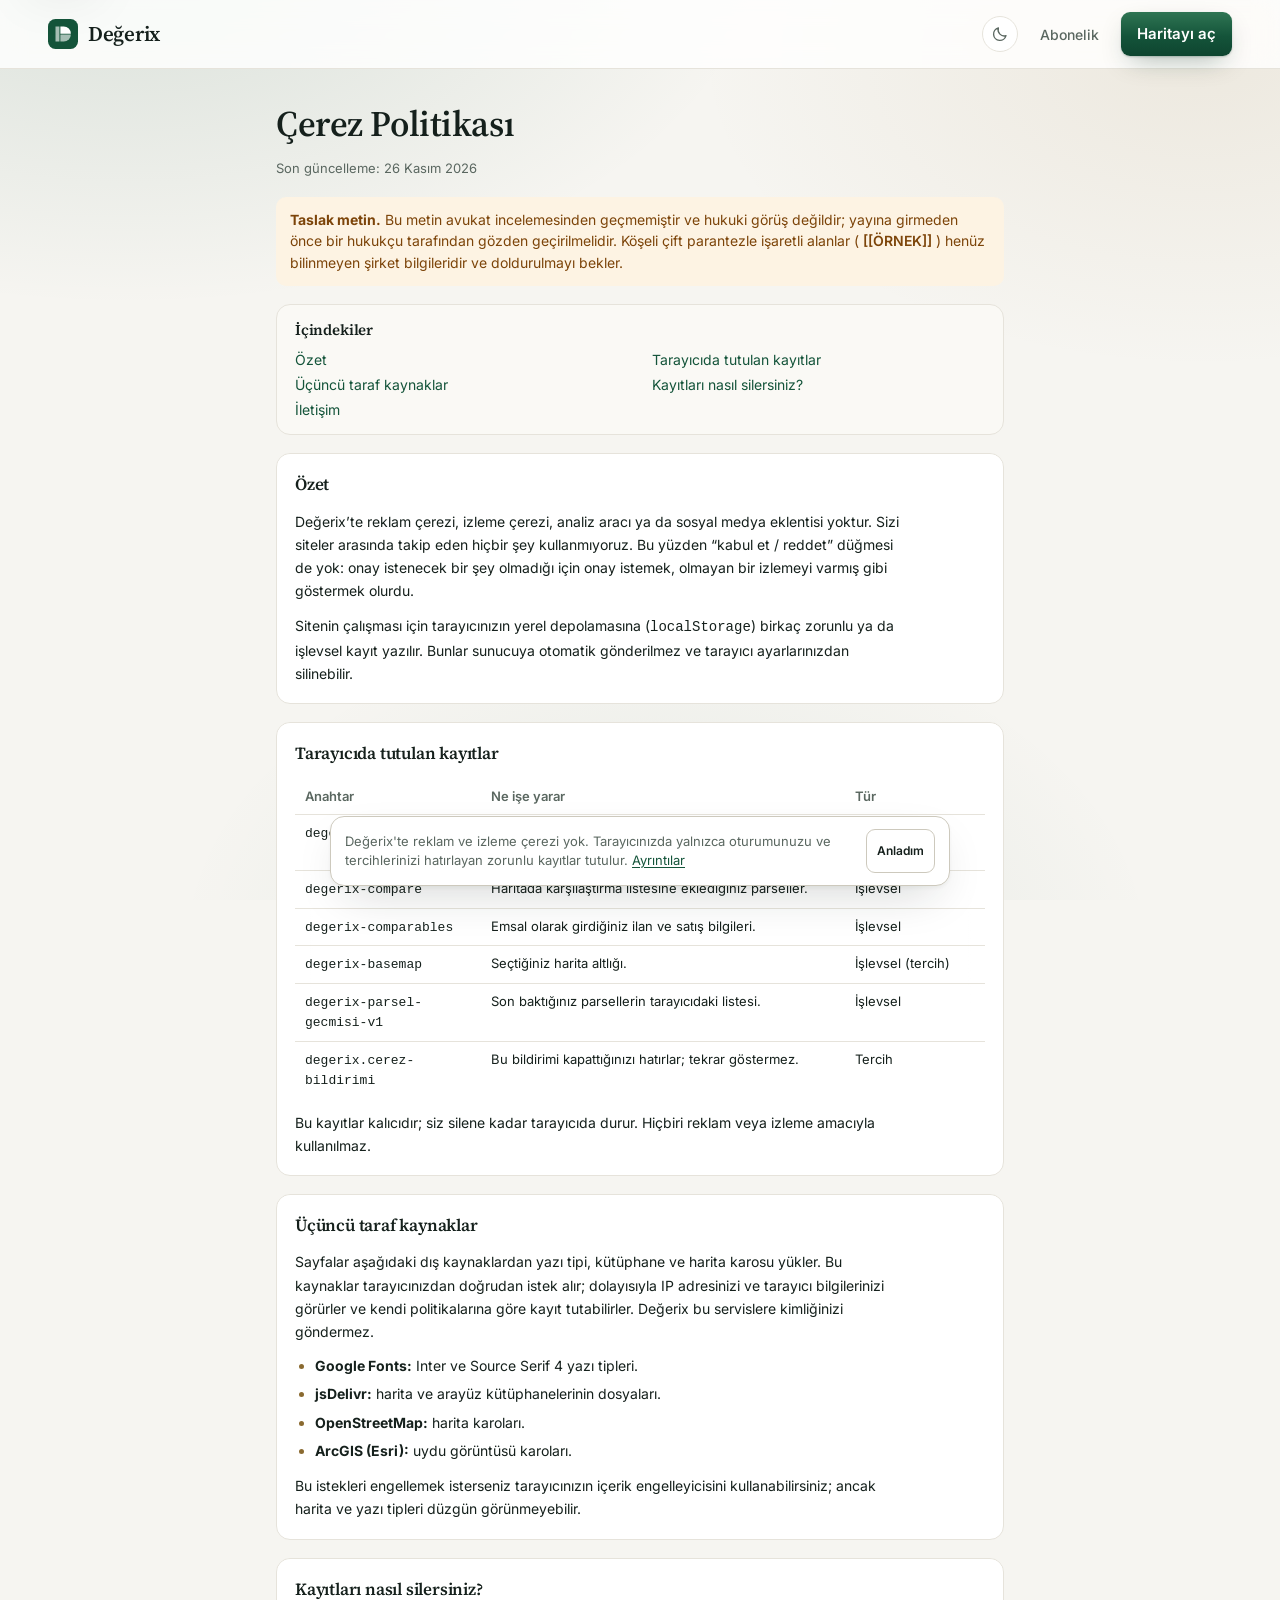
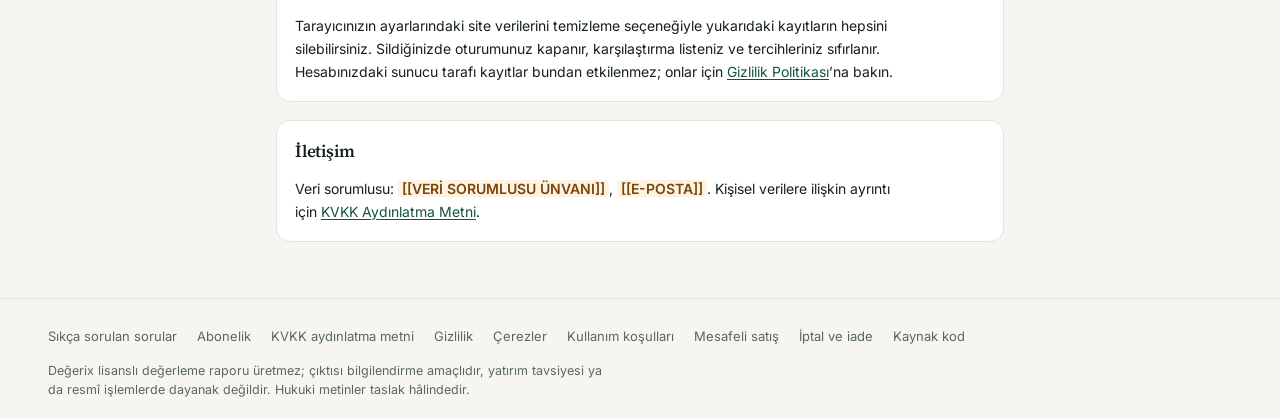
<file: static/cerez.html>
<!doctype html>
<html lang="tr">
<head>
  <meta charset="utf-8">
  <script>
    /* Tema, ilk boyamadan ÖNCE. Bu iki satır gövdenin sonuna taşınırsa
       koyu tema seçmiş kullanıcı her sayfa geçişinde beyaz bir çakma görür. */
    try { var t = localStorage.getItem("degerix.tema"); if (t === "dark" || t === "light") document.documentElement.dataset.theme = t; } catch (e) {}
  </script>
  <meta name="viewport" content="width=device-width, initial-scale=1">
  <title>Değerix · Çerez Politikası</title>
  <meta name="description" content="Değerix’te reklam ve izleme çerezi yoktur. Tarayıcıda tutulan zorunlu kayıtlar ve sayfaların yüklediği üçüncü taraf kaynaklar.">
  <meta name="theme-color" content="#14543a">
  <link rel="icon" href="data:image/svg+xml,%3Csvg xmlns='http://www.w3.org/2000/svg' viewBox='0 0 32 32'%3E%3Crect width='32' height='32' rx='8' fill='%2314543a'/%3E%3Cpath d='M8 8h4.2v16H8z' fill='%23fff' fill-opacity='.62'/%3E%3Cpath d='M13.2 8H16.8a7.6 7.6 0 0 1 7.6 7.6H13.2Z' fill='%23fff'/%3E%3Cpath d='M13.2 16.4H24.4A7.6 7.6 0 0 1 16.8 24H13.2Z' fill='%23fff' fill-opacity='.62'/%3E%3C/svg%3E">
  <link rel="preconnect" href="https://fonts.googleapis.com">
  <link rel="preconnect" href="https://fonts.gstatic.com" crossorigin>
  <link rel="stylesheet" href="https://fonts.googleapis.com/css2?family=Inter:wght@400;500;600;700&family=Source+Serif+4:opsz,wght@8..60,500..700&display=swap">
  <link rel="stylesheet" href="style.css">
  <link rel="stylesheet" href="sayfa.css">
</head>
<body class="sayfa-govde">
  <a class="atla" href="#icerik">İçeriğe atla</a>
  <header class="site-header">
    <a class="site-brand" href="./">
      <svg viewBox="0 0 32 32" width="32" height="32" aria-hidden="true" focusable="false">
        <rect width="32" height="32" rx="8" fill="currentColor"/>
        <path d="M8 8h4.2v16H8z" fill="#fff" fill-opacity=".62"/>
        <path d="M13.2 8H16.8a7.6 7.6 0 0 1 7.6 7.6H13.2Z" fill="#fff"/>
        <path d="M13.2 16.4H24.4A7.6 7.6 0 0 1 16.8 24H13.2Z" fill="#fff" fill-opacity=".62"/>
      </svg>
      Değerix
    </a>
    <nav class="site-nav" aria-label="Sayfa bölümleri">
      <button class="tema-dugmesi" id="temaDugmesi" type="button"
              aria-label="Koyu temaya geç" title="Koyu temaya geç"></button>
      <a href="abonelik.html">Abonelik</a>
      <a class="btn btn-primary" href="harita.html">Haritayı aç</a>
    </nav>
  </header>

  <main class="sayfa" id="icerik" tabindex="-1">
    <div class="sayfa-ust">
      <h1>Çerez Politikası</h1>
      <p class="son-guncelleme">Son güncelleme: 26 Kasım 2026</p>
    </div>
    <p class="taslak-uyari" role="note"><strong>Taslak metin.</strong> Bu metin avukat incelemesinden geçmemiştir ve hukuki görüş değildir; yayına girmeden önce bir hukukçu tarafından gözden geçirilmelidir. Köşeli çift parantezle işaretli alanlar (<span class="yt">[[ÖRNEK]]</span>) henüz bilinmeyen şirket bilgileridir ve doldurulmayı bekler.</p>
    <nav class="icindekiler" aria-label="İçindekiler">
      <h2>İçindekiler</h2>
      <ol>
        <li><a href="#ozet">Özet</a></li>
        <li><a href="#kayitlar">Tarayıcıda tutulan kayıtlar</a></li>
        <li><a href="#ucuncu">Üçüncü taraf kaynaklar</a></li>
        <li><a href="#yonetim">Kayıtları nasıl silersiniz?</a></li>
        <li><a href="#iletisim">İletişim</a></li>
      </ol>
    </nav>
    <section class="kutu" id="ozet">
      <h2>Özet</h2>
      <p>Değerix’te reklam çerezi, izleme çerezi, analiz aracı ya da sosyal medya eklentisi yoktur. Sizi siteler arasında takip eden hiçbir şey kullanmıyoruz. Bu yüzden “kabul et / reddet” düğmesi de yok: onay istenecek bir şey olmadığı için onay istemek, olmayan bir izlemeyi varmış gibi göstermek olurdu.</p>
      <p>Sitenin çalışması için tarayıcınızın yerel depolamasına (<code>localStorage</code>) birkaç zorunlu ya da işlevsel kayıt yazılır. Bunlar sunucuya otomatik gönderilmez ve tarayıcı ayarlarınızdan silinebilir.</p>
    </section>
    <section class="kutu" id="kayitlar">
      <h2>Tarayıcıda tutulan kayıtlar</h2>
      <div class="tablo-kaydir">
        <table class="sayfa-tablo">
          <thead><tr><th scope="col">Anahtar</th><th scope="col">Ne işe yarar</th><th scope="col">Tür</th></tr></thead>
          <tbody>
            <tr><td><code>degerix.oturum</code></td><td>Giriş yaptıysanız oturum jetonunuz; her sayfada yeniden giriş yapmanızı önler.</td><td>Zorunlu</td></tr>
            <tr><td><code>degerix-compare</code></td><td>Haritada karşılaştırma listesine eklediğiniz parseller.</td><td>İşlevsel</td></tr>
            <tr><td><code>degerix-comparables</code></td><td>Emsal olarak girdiğiniz ilan ve satış bilgileri.</td><td>İşlevsel</td></tr>
            <tr><td><code>degerix-basemap</code></td><td>Seçtiğiniz harita altlığı.</td><td>İşlevsel (tercih)</td></tr>
            <tr><td><code>degerix-parsel-gecmisi-v1</code></td><td>Son baktığınız parsellerin tarayıcıdaki listesi.</td><td>İşlevsel</td></tr>
            <tr><td><code>degerix.cerez-bildirimi</code></td><td>Bu bildirimi kapattığınızı hatırlar; tekrar göstermez.</td><td>Tercih</td></tr>
          </tbody>
        </table>
      </div>
      <p>Bu kayıtlar kalıcıdır; siz silene kadar tarayıcıda durur. Hiçbiri reklam veya izleme amacıyla kullanılmaz.</p>
    </section>
    <section class="kutu" id="ucuncu">
      <h2>Üçüncü taraf kaynaklar</h2>
      <p>Sayfalar aşağıdaki dış kaynaklardan yazı tipi, kütüphane ve harita karosu yükler. Bu kaynaklar tarayıcınızdan doğrudan istek alır; dolayısıyla IP adresinizi ve tarayıcı bilgilerinizi görürler ve kendi politikalarına göre kayıt tutabilirler. Değerix bu servislere kimliğinizi göndermez.</p>
      <ul>
        <li><b>Google Fonts:</b> Inter ve Source Serif 4 yazı tipleri.</li>
        <li><b>jsDelivr:</b> harita ve arayüz kütüphanelerinin dosyaları.</li>
        <li><b>OpenStreetMap:</b> harita karoları.</li>
        <li><b>ArcGIS (Esri):</b> uydu görüntüsü karoları.</li>
      </ul>
      <p>Bu istekleri engellemek isterseniz tarayıcınızın içerik engelleyicisini kullanabilirsiniz; ancak harita ve yazı tipleri düzgün görünmeyebilir.</p>
    </section>
    <section class="kutu" id="yonetim">
      <h2>Kayıtları nasıl silersiniz?</h2>
      <p>Tarayıcınızın ayarlarındaki site verilerini temizleme seçeneğiyle yukarıdaki kayıtların hepsini silebilirsiniz. Sildiğinizde oturumunuz kapanır, karşılaştırma listeniz ve tercihleriniz sıfırlanır. Hesabınızdaki sunucu tarafı kayıtlar bundan etkilenmez; onlar için <a href="gizlilik.html">Gizlilik Politikası</a>’na bakın.</p>
    </section>
    <section class="kutu" id="iletisim">
      <h2>İletişim</h2>
      <p>Veri sorumlusu: <span class="yt">[[VERİ SORUMLUSU ÜNVANI]]</span>, <span class="yt">[[E-POSTA]]</span>. Kişisel verilere ilişkin ayrıntı için <a href="kvkk.html">KVKK Aydınlatma Metni</a>.</p>
    </section>
  </main>

  <footer class="site-footer">
    <nav class="footer-baglantilar" aria-label="Hukuki metinler ve yardım">
      <a href="sss.html">Sıkça sorulan sorular</a>
      <a href="abonelik.html">Abonelik</a>
      <a href="kvkk.html">KVKK aydınlatma metni</a>
      <a href="gizlilik.html">Gizlilik</a>
      <a href="cerez.html">Çerezler</a>
      <a href="kosullar.html">Kullanım koşulları</a>
      <a href="mesafeli-satis.html">Mesafeli satış</a>
      <a href="iptal-iade.html">İptal ve iade</a>
      <a href="https://github.com/kayaal34/degerix">Kaynak kod</a>
    </nav>
    <p class="footer-not">Değerix lisanslı değerleme raporu üretmez; çıktısı bilgilendirme
      amaçlıdır, yatırım tavsiyesi ya da resmî işlemlerde dayanak değildir.
      Hukuki metinler taslak hâlindedir.</p>
  </footer>
  <script src="tema.js"></script>
  <script src="cerez.js"></script>
</body>
</html>
</file>
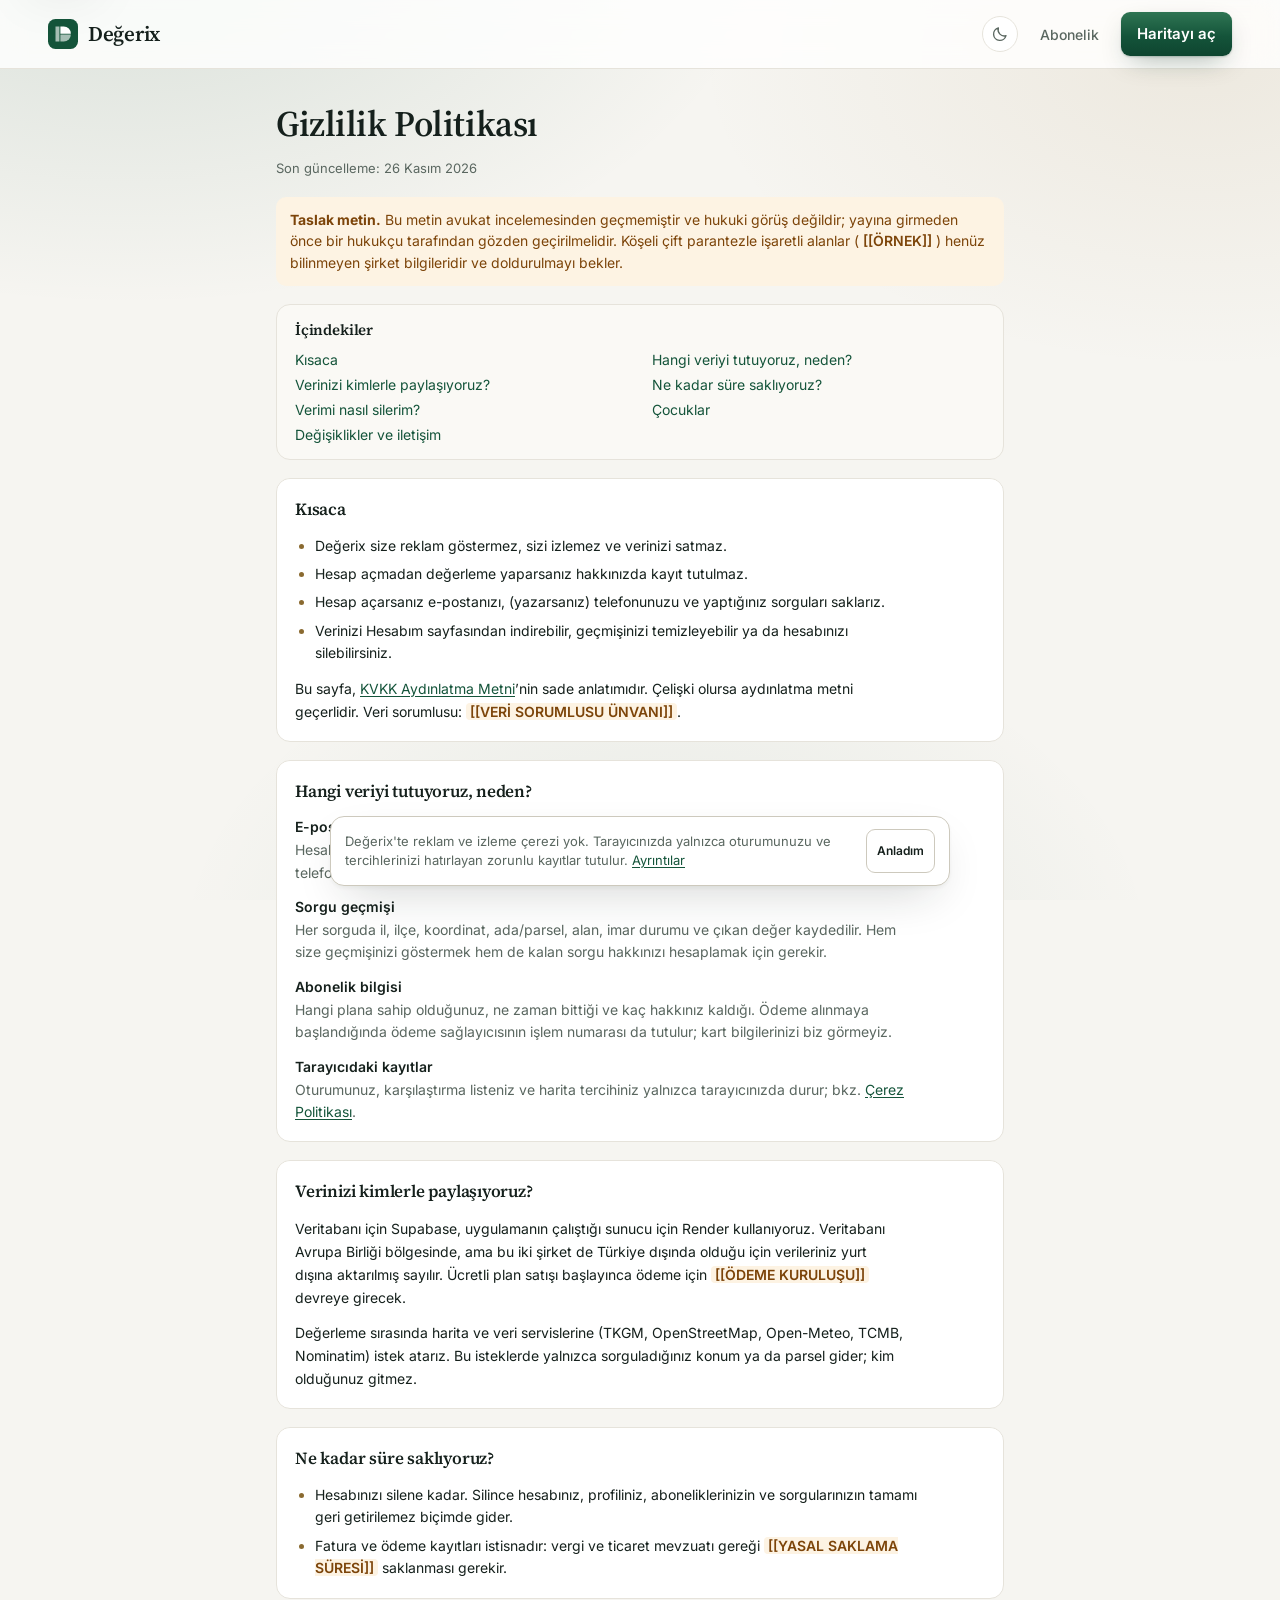
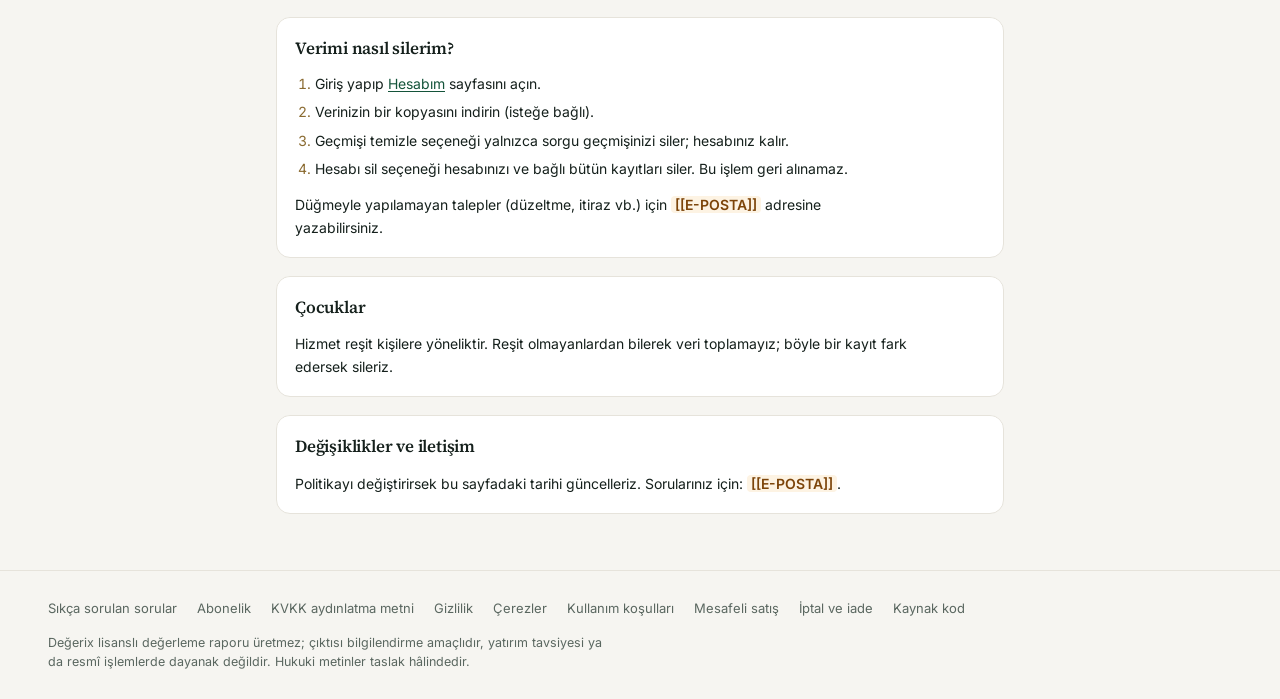
<file: static/gizlilik.html>
<!doctype html>
<html lang="tr">
<head>
  <meta charset="utf-8">
  <script>
    /* Tema, ilk boyamadan ÖNCE. Bu iki satır gövdenin sonuna taşınırsa
       koyu tema seçmiş kullanıcı her sayfa geçişinde beyaz bir çakma görür. */
    try { var t = localStorage.getItem("degerix.tema"); if (t === "dark" || t === "light") document.documentElement.dataset.theme = t; } catch (e) {}
  </script>
  <meta name="viewport" content="width=device-width, initial-scale=1">
  <title>Değerix · Gizlilik Politikası</title>
  <meta name="description" content="Değerix hakkınızda hangi veriyi neden tutuyor, ne kadar saklıyor ve nasıl sildirirsiniz? Günlük dille gizlilik politikası.">
  <meta name="theme-color" content="#14543a">
  <link rel="icon" href="data:image/svg+xml,%3Csvg xmlns='http://www.w3.org/2000/svg' viewBox='0 0 32 32'%3E%3Crect width='32' height='32' rx='8' fill='%2314543a'/%3E%3Cpath d='M8 8h4.2v16H8z' fill='%23fff' fill-opacity='.62'/%3E%3Cpath d='M13.2 8H16.8a7.6 7.6 0 0 1 7.6 7.6H13.2Z' fill='%23fff'/%3E%3Cpath d='M13.2 16.4H24.4A7.6 7.6 0 0 1 16.8 24H13.2Z' fill='%23fff' fill-opacity='.62'/%3E%3C/svg%3E">
  <link rel="preconnect" href="https://fonts.googleapis.com">
  <link rel="preconnect" href="https://fonts.gstatic.com" crossorigin>
  <link rel="stylesheet" href="https://fonts.googleapis.com/css2?family=Inter:wght@400;500;600;700&family=Source+Serif+4:opsz,wght@8..60,500..700&display=swap">
  <link rel="stylesheet" href="style.css">
  <link rel="stylesheet" href="sayfa.css">
</head>
<body class="sayfa-govde">
  <a class="atla" href="#icerik">İçeriğe atla</a>
  <header class="site-header">
    <a class="site-brand" href="./">
      <svg viewBox="0 0 32 32" width="32" height="32" aria-hidden="true" focusable="false">
        <rect width="32" height="32" rx="8" fill="currentColor"/>
        <path d="M8 8h4.2v16H8z" fill="#fff" fill-opacity=".62"/>
        <path d="M13.2 8H16.8a7.6 7.6 0 0 1 7.6 7.6H13.2Z" fill="#fff"/>
        <path d="M13.2 16.4H24.4A7.6 7.6 0 0 1 16.8 24H13.2Z" fill="#fff" fill-opacity=".62"/>
      </svg>
      Değerix
    </a>
    <nav class="site-nav" aria-label="Sayfa bölümleri">
      <button class="tema-dugmesi" id="temaDugmesi" type="button"
              aria-label="Koyu temaya geç" title="Koyu temaya geç"></button>
      <a href="abonelik.html">Abonelik</a>
      <a class="btn btn-primary" href="harita.html">Haritayı aç</a>
    </nav>
  </header>

  <main class="sayfa" id="icerik" tabindex="-1">
    <div class="sayfa-ust">
      <h1>Gizlilik Politikası</h1>
      <p class="son-guncelleme">Son güncelleme: 26 Kasım 2026</p>
    </div>
    <p class="taslak-uyari" role="note"><strong>Taslak metin.</strong> Bu metin avukat incelemesinden geçmemiştir ve hukuki görüş değildir; yayına girmeden önce bir hukukçu tarafından gözden geçirilmelidir. Köşeli çift parantezle işaretli alanlar (<span class="yt">[[ÖRNEK]]</span>) henüz bilinmeyen şirket bilgileridir ve doldurulmayı bekler.</p>
    <nav class="icindekiler" aria-label="İçindekiler">
      <h2>İçindekiler</h2>
      <ol>
        <li><a href="#kisaca">Kısaca</a></li>
        <li><a href="#hangi-veri">Hangi veriyi tutuyoruz, neden?</a></li>
        <li><a href="#disari">Verinizi kimlerle paylaşıyoruz?</a></li>
        <li><a href="#sure">Ne kadar süre saklıyoruz?</a></li>
        <li><a href="#silme">Verimi nasıl silerim?</a></li>
        <li><a href="#cocuk">Çocuklar</a></li>
        <li><a href="#degisiklik">Değişiklikler ve iletişim</a></li>
      </ol>
    </nav>
    <section class="kutu" id="kisaca">
      <h2>Kısaca</h2>
      <ul>
        <li>Değerix size reklam göstermez, sizi izlemez ve verinizi satmaz.</li>
        <li>Hesap açmadan değerleme yaparsanız hakkınızda kayıt tutulmaz.</li>
        <li>Hesap açarsanız e-postanızı, (yazarsanız) telefonunuzu ve yaptığınız sorguları saklarız.</li>
        <li>Verinizi Hesabım sayfasından indirebilir, geçmişinizi temizleyebilir ya da hesabınızı silebilirsiniz.</li>
      </ul>
      <p>Bu sayfa, <a href="kvkk.html">KVKK Aydınlatma Metni</a>’nin sade anlatımıdır. Çelişki olursa aydınlatma metni geçerlidir. Veri sorumlusu: <span class="yt">[[VERİ SORUMLUSU ÜNVANI]]</span>.</p>
    </section>
    <section class="kutu" id="hangi-veri">
      <h2>Hangi veriyi tutuyoruz, neden?</h2>
      <dl class="tanim">
        <div><dt>E-posta ve telefon</dt><dd>Hesabınızı açmak ve size doğrulama kodu göndermek için. Kod bugün e-postayla gelir; telefon numarası yazarsanız hesabınıza bilgi olarak kaydedilir.</dd></div>
        <div><dt>Sorgu geçmişi</dt><dd>Her sorguda il, ilçe, koordinat, ada/parsel, alan, imar durumu ve çıkan değer kaydedilir. Hem size geçmişinizi göstermek hem de kalan sorgu hakkınızı hesaplamak için gerekir.</dd></div>
        <div><dt>Abonelik bilgisi</dt><dd>Hangi plana sahip olduğunuz, ne zaman bittiği ve kaç hakkınız kaldığı. Ödeme alınmaya başlandığında ödeme sağlayıcısının işlem numarası da tutulur; kart bilgilerinizi biz görmeyiz.</dd></div>
        <div><dt>Tarayıcıdaki kayıtlar</dt><dd>Oturumunuz, karşılaştırma listeniz ve harita tercihiniz yalnızca tarayıcınızda durur; bkz. <a href="cerez.html">Çerez Politikası</a>.</dd></div>
      </dl>
    </section>
    <section class="kutu" id="disari">
      <h2>Verinizi kimlerle paylaşıyoruz?</h2>
      <p>Veritabanı için Supabase, uygulamanın çalıştığı sunucu için Render kullanıyoruz. Veritabanı Avrupa Birliği bölgesinde, ama bu iki şirket de Türkiye dışında olduğu için verileriniz yurt dışına aktarılmış sayılır. Ücretli plan satışı başlayınca ödeme için <span class="yt">[[ÖDEME KURULUŞU]]</span> devreye girecek.</p>
      <p>Değerleme sırasında harita ve veri servislerine (TKGM, OpenStreetMap, Open-Meteo, TCMB, Nominatim) istek atarız. Bu isteklerde yalnızca sorguladığınız konum ya da parsel gider; kim olduğunuz gitmez.</p>
    </section>
    <section class="kutu" id="sure">
      <h2>Ne kadar süre saklıyoruz?</h2>
      <ul>
        <li>Hesabınızı silene kadar. Silince hesabınız, profiliniz, aboneliklerinizin ve sorgularınızın tamamı geri getirilemez biçimde gider.</li>
        <li>Fatura ve ödeme kayıtları istisnadır: vergi ve ticaret mevzuatı gereği <span class="yt">[[YASAL SAKLAMA SÜRESİ]]</span> saklanması gerekir.</li>
      </ul>
    </section>
    <section class="kutu" id="silme">
      <h2>Verimi nasıl silerim?</h2>
      <ol>
        <li>Giriş yapıp <a href="hesabim.html">Hesabım</a> sayfasını açın.</li>
        <li>Verinizin bir kopyasını indirin (isteğe bağlı).</li>
        <li>Geçmişi temizle seçeneği yalnızca sorgu geçmişinizi siler; hesabınız kalır.</li>
        <li>Hesabı sil seçeneği hesabınızı ve bağlı bütün kayıtları siler. Bu işlem geri alınamaz.</li>
      </ol>
      <p>Düğmeyle yapılamayan talepler (düzeltme, itiraz vb.) için <span class="yt">[[E-POSTA]]</span> adresine yazabilirsiniz.</p>
    </section>
    <section class="kutu" id="cocuk">
      <h2>Çocuklar</h2>
      <p>Hizmet reşit kişilere yöneliktir. Reşit olmayanlardan bilerek veri toplamayız; böyle bir kayıt fark edersek sileriz.</p>
    </section>
    <section class="kutu" id="degisiklik">
      <h2>Değişiklikler ve iletişim</h2>
      <p>Politikayı değiştirirsek bu sayfadaki tarihi güncelleriz. Sorularınız için: <span class="yt">[[E-POSTA]]</span>.</p>
    </section>
  </main>

  <footer class="site-footer">
    <nav class="footer-baglantilar" aria-label="Hukuki metinler ve yardım">
      <a href="sss.html">Sıkça sorulan sorular</a>
      <a href="abonelik.html">Abonelik</a>
      <a href="kvkk.html">KVKK aydınlatma metni</a>
      <a href="gizlilik.html">Gizlilik</a>
      <a href="cerez.html">Çerezler</a>
      <a href="kosullar.html">Kullanım koşulları</a>
      <a href="mesafeli-satis.html">Mesafeli satış</a>
      <a href="iptal-iade.html">İptal ve iade</a>
      <a href="https://github.com/kayaal34/degerix">Kaynak kod</a>
    </nav>
    <p class="footer-not">Değerix lisanslı değerleme raporu üretmez; çıktısı bilgilendirme
      amaçlıdır, yatırım tavsiyesi ya da resmî işlemlerde dayanak değildir.
      Hukuki metinler taslak hâlindedir.</p>
  </footer>
  <script src="tema.js"></script>
  <script src="cerez.js"></script>
</body>
</html>
</file>
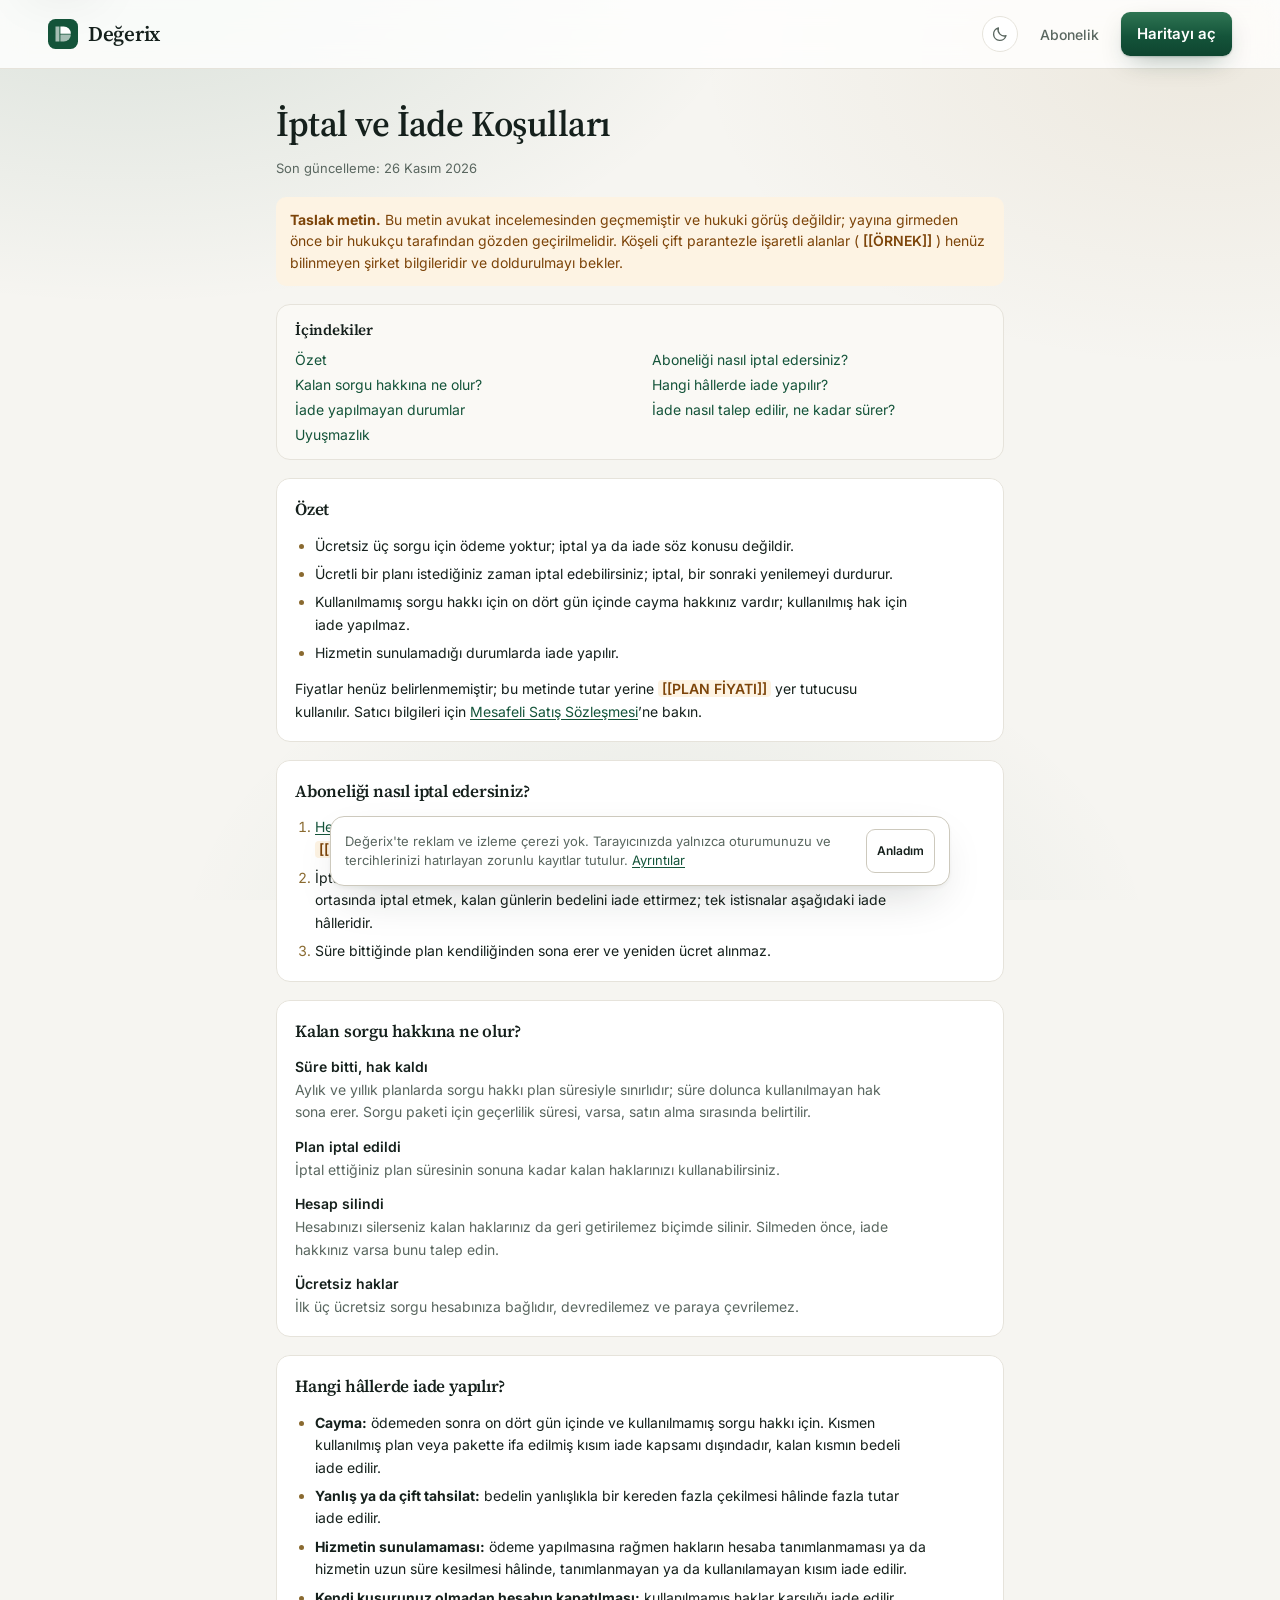
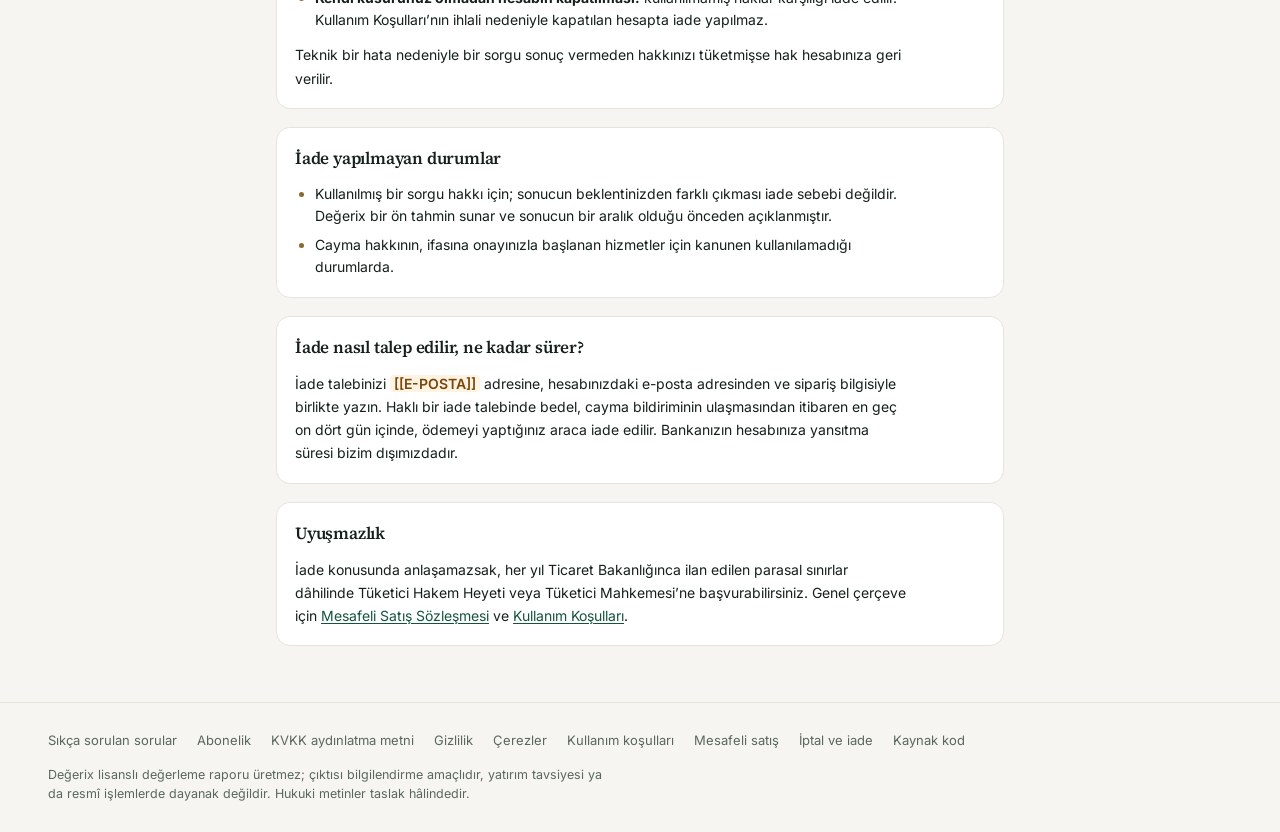
<file: static/iptal-iade.html>
<!doctype html>
<html lang="tr">
<head>
  <meta charset="utf-8">
  <script>
    /* Tema, ilk boyamadan ÖNCE. Bu iki satır gövdenin sonuna taşınırsa
       koyu tema seçmiş kullanıcı her sayfa geçişinde beyaz bir çakma görür. */
    try { var t = localStorage.getItem("degerix.tema"); if (t === "dark" || t === "light") document.documentElement.dataset.theme = t; } catch (e) {}
  </script>
  <meta name="viewport" content="width=device-width, initial-scale=1">
  <title>Değerix · İptal ve İade Koşulları</title>
  <meta name="description" content="Değerix aboneliğini nasıl iptal edersiniz, kalan sorgu hakkınıza ne olur ve hangi durumlarda iade yapılır?">
  <meta name="theme-color" content="#14543a">
  <link rel="icon" href="data:image/svg+xml,%3Csvg xmlns='http://www.w3.org/2000/svg' viewBox='0 0 32 32'%3E%3Crect width='32' height='32' rx='8' fill='%2314543a'/%3E%3Cpath d='M8 8h4.2v16H8z' fill='%23fff' fill-opacity='.62'/%3E%3Cpath d='M13.2 8H16.8a7.6 7.6 0 0 1 7.6 7.6H13.2Z' fill='%23fff'/%3E%3Cpath d='M13.2 16.4H24.4A7.6 7.6 0 0 1 16.8 24H13.2Z' fill='%23fff' fill-opacity='.62'/%3E%3C/svg%3E">
  <link rel="preconnect" href="https://fonts.googleapis.com">
  <link rel="preconnect" href="https://fonts.gstatic.com" crossorigin>
  <link rel="stylesheet" href="https://fonts.googleapis.com/css2?family=Inter:wght@400;500;600;700&family=Source+Serif+4:opsz,wght@8..60,500..700&display=swap">
  <link rel="stylesheet" href="style.css">
  <link rel="stylesheet" href="sayfa.css">
</head>
<body class="sayfa-govde">
  <a class="atla" href="#icerik">İçeriğe atla</a>
  <header class="site-header">
    <a class="site-brand" href="./">
      <svg viewBox="0 0 32 32" width="32" height="32" aria-hidden="true" focusable="false">
        <rect width="32" height="32" rx="8" fill="currentColor"/>
        <path d="M8 8h4.2v16H8z" fill="#fff" fill-opacity=".62"/>
        <path d="M13.2 8H16.8a7.6 7.6 0 0 1 7.6 7.6H13.2Z" fill="#fff"/>
        <path d="M13.2 16.4H24.4A7.6 7.6 0 0 1 16.8 24H13.2Z" fill="#fff" fill-opacity=".62"/>
      </svg>
      Değerix
    </a>
    <nav class="site-nav" aria-label="Sayfa bölümleri">
      <button class="tema-dugmesi" id="temaDugmesi" type="button"
              aria-label="Koyu temaya geç" title="Koyu temaya geç"></button>
      <a href="abonelik.html">Abonelik</a>
      <a class="btn btn-primary" href="harita.html">Haritayı aç</a>
    </nav>
  </header>

  <main class="sayfa" id="icerik" tabindex="-1">
    <div class="sayfa-ust">
      <h1>İptal ve İade Koşulları</h1>
      <p class="son-guncelleme">Son güncelleme: 26 Kasım 2026</p>
    </div>
    <p class="taslak-uyari" role="note"><strong>Taslak metin.</strong> Bu metin avukat incelemesinden geçmemiştir ve hukuki görüş değildir; yayına girmeden önce bir hukukçu tarafından gözden geçirilmelidir. Köşeli çift parantezle işaretli alanlar (<span class="yt">[[ÖRNEK]]</span>) henüz bilinmeyen şirket bilgileridir ve doldurulmayı bekler.</p>
    <nav class="icindekiler" aria-label="İçindekiler">
      <h2>İçindekiler</h2>
      <ol>
        <li><a href="#ozet">Özet</a></li>
        <li><a href="#iptal">Aboneliği nasıl iptal edersiniz?</a></li>
        <li><a href="#kalan">Kalan sorgu hakkına ne olur?</a></li>
        <li><a href="#iade">Hangi hâllerde iade yapılır?</a></li>
        <li><a href="#yapilmaz">İade yapılmayan durumlar</a></li>
        <li><a href="#talep">İade nasıl talep edilir, ne kadar sürer?</a></li>
        <li><a href="#uyusmazlik">Uyuşmazlık</a></li>
      </ol>
    </nav>
    <section class="kutu" id="ozet">
      <h2>Özet</h2>
      <ul>
        <li>Ücretsiz üç sorgu için ödeme yoktur; iptal ya da iade söz konusu değildir.</li>
        <li>Ücretli bir planı istediğiniz zaman iptal edebilirsiniz; iptal, bir sonraki yenilemeyi durdurur.</li>
        <li>Kullanılmamış sorgu hakkı için on dört gün içinde cayma hakkınız vardır; kullanılmış hak için iade yapılmaz.</li>
        <li>Hizmetin sunulamadığı durumlarda iade yapılır.</li>
      </ul>
      <p>Fiyatlar henüz belirlenmemiştir; bu metinde tutar yerine <b><span class="yt">[[PLAN FİYATI]]</span></b> yer tutucusu kullanılır. Satıcı bilgileri için <a href="mesafeli-satis.html">Mesafeli Satış Sözleşmesi</a>’ne bakın.</p>
    </section>
    <section class="kutu" id="iptal">
      <h2>Aboneliği nasıl iptal edersiniz?</h2>
      <ol>
        <li><a href="hesabim.html">Hesabım</a> sayfasından aboneliğinizi görüntüleyin ve yenileme ayarını kapatın; bu yapılamıyorsa <span class="yt">[[E-POSTA]]</span> adresine yazın.</li>
        <li>İptal ettiğinizde plan, ödediğiniz sürenin sonuna kadar çalışmaya devam eder. Sürenin ortasında iptal etmek, kalan günlerin bedelini iade ettirmez; tek istisnalar aşağıdaki iade hâlleridir.</li>
        <li>Süre bittiğinde plan kendiliğinden sona erer ve yeniden ücret alınmaz.</li>
      </ol>
    </section>
    <section class="kutu" id="kalan">
      <h2>Kalan sorgu hakkına ne olur?</h2>
      <dl class="tanim">
        <div><dt>Süre bitti, hak kaldı</dt><dd>Aylık ve yıllık planlarda sorgu hakkı plan süresiyle sınırlıdır; süre dolunca kullanılmayan hak sona erer. Sorgu paketi için geçerlilik süresi, varsa, satın alma sırasında belirtilir.</dd></div>
        <div><dt>Plan iptal edildi</dt><dd>İptal ettiğiniz plan süresinin sonuna kadar kalan haklarınızı kullanabilirsiniz.</dd></div>
        <div><dt>Hesap silindi</dt><dd>Hesabınızı silerseniz kalan haklarınız da geri getirilemez biçimde silinir. Silmeden önce, iade hakkınız varsa bunu talep edin.</dd></div>
        <div><dt>Ücretsiz haklar</dt><dd>İlk üç ücretsiz sorgu hesabınıza bağlıdır, devredilemez ve paraya çevrilemez.</dd></div>
      </dl>
    </section>
    <section class="kutu" id="iade">
      <h2>Hangi hâllerde iade yapılır?</h2>
      <ul>
        <li><b>Cayma:</b> ödemeden sonra on dört gün içinde ve kullanılmamış sorgu hakkı için. Kısmen kullanılmış plan veya pakette ifa edilmiş kısım iade kapsamı dışındadır, kalan kısmın bedeli iade edilir.</li>
        <li><b>Yanlış ya da çift tahsilat:</b> bedelin yanlışlıkla bir kereden fazla çekilmesi hâlinde fazla tutar iade edilir.</li>
        <li><b>Hizmetin sunulamaması:</b> ödeme yapılmasına rağmen hakların hesaba tanımlanmaması ya da hizmetin uzun süre kesilmesi hâlinde, tanımlanmayan ya da kullanılamayan kısım iade edilir.</li>
        <li><b>Kendi kusurunuz olmadan hesabın kapatılması:</b> kullanılmamış haklar karşılığı iade edilir. Kullanım Koşulları’nın ihlali nedeniyle kapatılan hesapta iade yapılmaz.</li>
      </ul>
      <p>Teknik bir hata nedeniyle bir sorgu sonuç vermeden hakkınızı tüketmişse hak hesabınıza geri verilir.</p>
    </section>
    <section class="kutu" id="yapilmaz">
      <h2>İade yapılmayan durumlar</h2>
      <ul>
        <li>Kullanılmış bir sorgu hakkı için; sonucun beklentinizden farklı çıkması iade sebebi değildir. Değerix bir ön tahmin sunar ve sonucun bir aralık olduğu önceden açıklanmıştır.</li>
        <li>Cayma hakkının, ifasına onayınızla başlanan hizmetler için kanunen kullanılamadığı durumlarda.</li>
      </ul>
    </section>
    <section class="kutu" id="talep">
      <h2>İade nasıl talep edilir, ne kadar sürer?</h2>
      <p>İade talebinizi <span class="yt">[[E-POSTA]]</span> adresine, hesabınızdaki e-posta adresinden ve sipariş bilgisiyle birlikte yazın. Haklı bir iade talebinde bedel, cayma bildiriminin ulaşmasından itibaren en geç on dört gün içinde, ödemeyi yaptığınız araca iade edilir. Bankanızın hesabınıza yansıtma süresi bizim dışımızdadır.</p>
    </section>
    <section class="kutu" id="uyusmazlik">
      <h2>Uyuşmazlık</h2>
      <p>İade konusunda anlaşamazsak, her yıl Ticaret Bakanlığınca ilan edilen parasal sınırlar dâhilinde Tüketici Hakem Heyeti veya Tüketici Mahkemesi’ne başvurabilirsiniz. Genel çerçeve için <a href="mesafeli-satis.html">Mesafeli Satış Sözleşmesi</a> ve <a href="kosullar.html">Kullanım Koşulları</a>.</p>
    </section>
  </main>

  <footer class="site-footer">
    <nav class="footer-baglantilar" aria-label="Hukuki metinler ve yardım">
      <a href="sss.html">Sıkça sorulan sorular</a>
      <a href="abonelik.html">Abonelik</a>
      <a href="kvkk.html">KVKK aydınlatma metni</a>
      <a href="gizlilik.html">Gizlilik</a>
      <a href="cerez.html">Çerezler</a>
      <a href="kosullar.html">Kullanım koşulları</a>
      <a href="mesafeli-satis.html">Mesafeli satış</a>
      <a href="iptal-iade.html">İptal ve iade</a>
      <a href="https://github.com/kayaal34/degerix">Kaynak kod</a>
    </nav>
    <p class="footer-not">Değerix lisanslı değerleme raporu üretmez; çıktısı bilgilendirme
      amaçlıdır, yatırım tavsiyesi ya da resmî işlemlerde dayanak değildir.
      Hukuki metinler taslak hâlindedir.</p>
  </footer>
  <script src="tema.js"></script>
  <script src="cerez.js"></script>
</body>
</html>
</file>
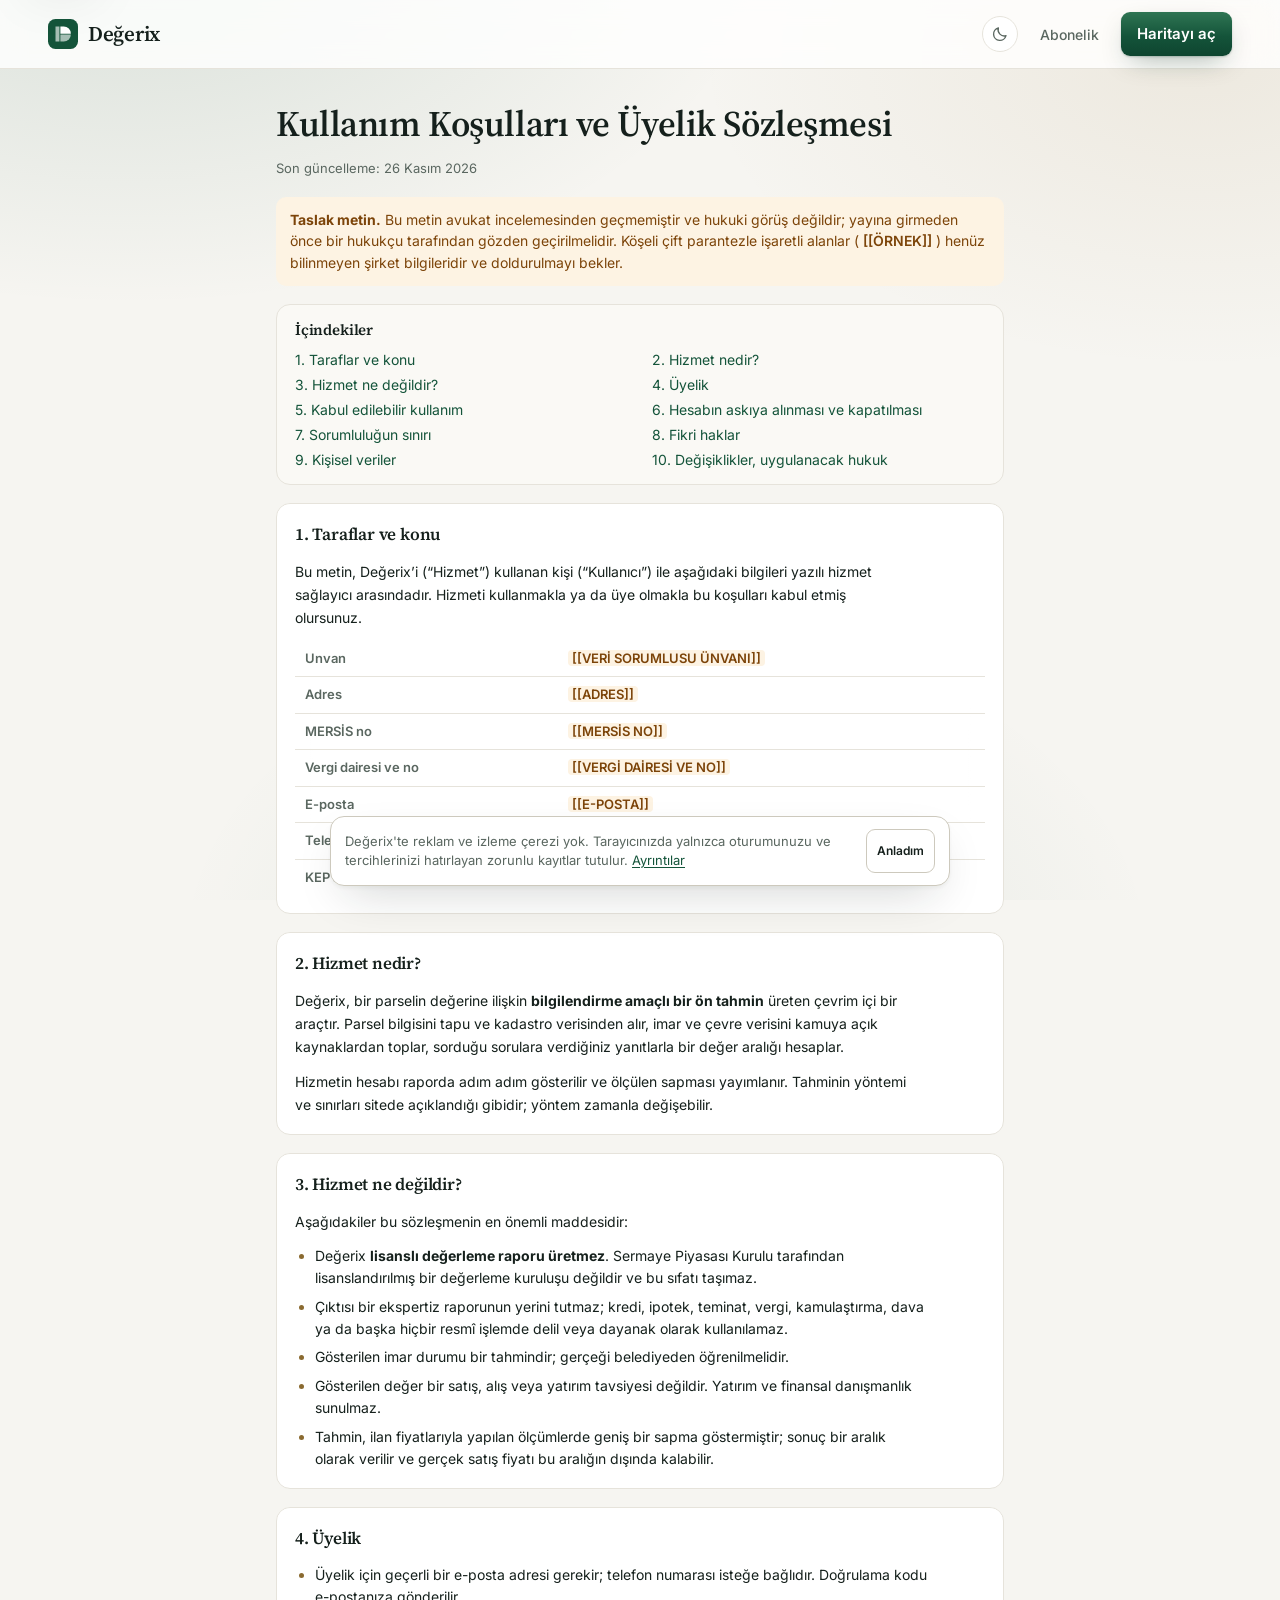
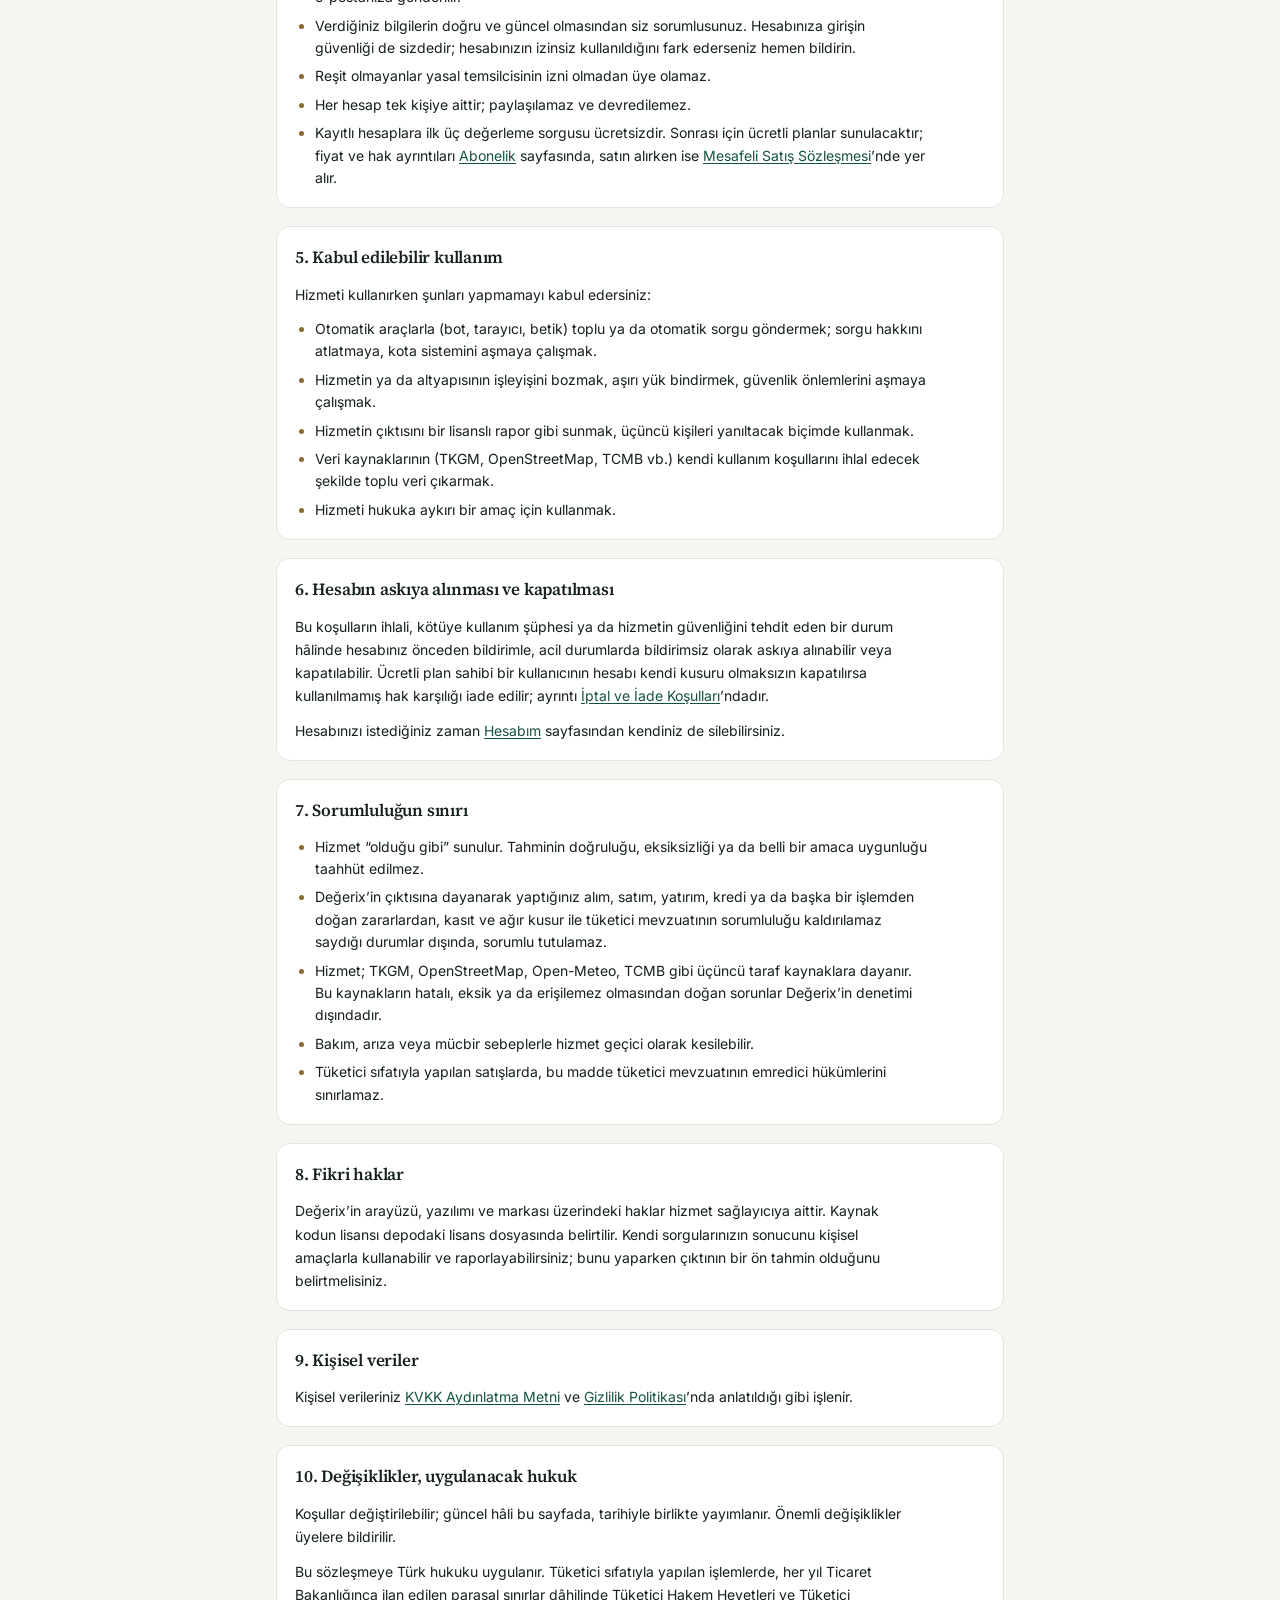
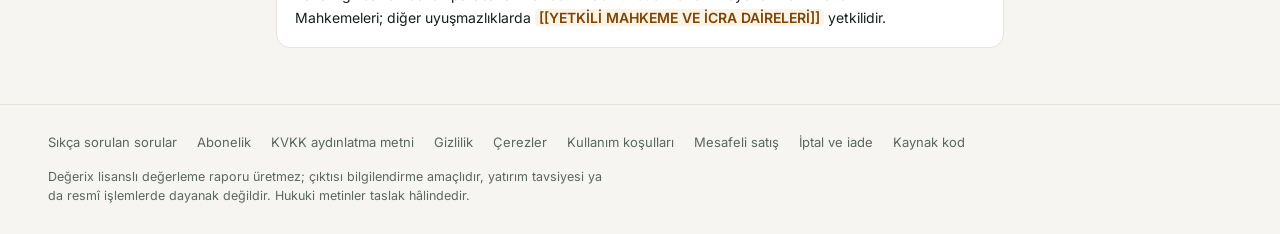
<file: static/kosullar.html>
<!doctype html>
<html lang="tr">
<head>
  <meta charset="utf-8">
  <script>
    /* Tema, ilk boyamadan ÖNCE. Bu iki satır gövdenin sonuna taşınırsa
       koyu tema seçmiş kullanıcı her sayfa geçişinde beyaz bir çakma görür. */
    try { var t = localStorage.getItem("degerix.tema"); if (t === "dark" || t === "light") document.documentElement.dataset.theme = t; } catch (e) {}
  </script>
  <meta name="viewport" content="width=device-width, initial-scale=1">
  <title>Değerix · Kullanım Koşulları</title>
  <meta name="description" content="Değerix’in ne olduğu, ne olmadığı, üyelik kuralları, sorumluluk sınırı ve hesabın askıya alınması. Değerix lisanslı değerleme raporu üretmez.">
  <meta name="theme-color" content="#14543a">
  <link rel="icon" href="data:image/svg+xml,%3Csvg xmlns='http://www.w3.org/2000/svg' viewBox='0 0 32 32'%3E%3Crect width='32' height='32' rx='8' fill='%2314543a'/%3E%3Cpath d='M8 8h4.2v16H8z' fill='%23fff' fill-opacity='.62'/%3E%3Cpath d='M13.2 8H16.8a7.6 7.6 0 0 1 7.6 7.6H13.2Z' fill='%23fff'/%3E%3Cpath d='M13.2 16.4H24.4A7.6 7.6 0 0 1 16.8 24H13.2Z' fill='%23fff' fill-opacity='.62'/%3E%3C/svg%3E">
  <link rel="preconnect" href="https://fonts.googleapis.com">
  <link rel="preconnect" href="https://fonts.gstatic.com" crossorigin>
  <link rel="stylesheet" href="https://fonts.googleapis.com/css2?family=Inter:wght@400;500;600;700&family=Source+Serif+4:opsz,wght@8..60,500..700&display=swap">
  <link rel="stylesheet" href="style.css">
  <link rel="stylesheet" href="sayfa.css">
</head>
<body class="sayfa-govde">
  <a class="atla" href="#icerik">İçeriğe atla</a>
  <header class="site-header">
    <a class="site-brand" href="./">
      <svg viewBox="0 0 32 32" width="32" height="32" aria-hidden="true" focusable="false">
        <rect width="32" height="32" rx="8" fill="currentColor"/>
        <path d="M8 8h4.2v16H8z" fill="#fff" fill-opacity=".62"/>
        <path d="M13.2 8H16.8a7.6 7.6 0 0 1 7.6 7.6H13.2Z" fill="#fff"/>
        <path d="M13.2 16.4H24.4A7.6 7.6 0 0 1 16.8 24H13.2Z" fill="#fff" fill-opacity=".62"/>
      </svg>
      Değerix
    </a>
    <nav class="site-nav" aria-label="Sayfa bölümleri">
      <button class="tema-dugmesi" id="temaDugmesi" type="button"
              aria-label="Koyu temaya geç" title="Koyu temaya geç"></button>
      <a href="abonelik.html">Abonelik</a>
      <a class="btn btn-primary" href="harita.html">Haritayı aç</a>
    </nav>
  </header>

  <main class="sayfa" id="icerik" tabindex="-1">
    <div class="sayfa-ust">
      <h1>Kullanım Koşulları ve Üyelik Sözleşmesi</h1>
      <p class="son-guncelleme">Son güncelleme: 26 Kasım 2026</p>
    </div>
    <p class="taslak-uyari" role="note"><strong>Taslak metin.</strong> Bu metin avukat incelemesinden geçmemiştir ve hukuki görüş değildir; yayına girmeden önce bir hukukçu tarafından gözden geçirilmelidir. Köşeli çift parantezle işaretli alanlar (<span class="yt">[[ÖRNEK]]</span>) henüz bilinmeyen şirket bilgileridir ve doldurulmayı bekler.</p>
    <nav class="icindekiler" aria-label="İçindekiler">
      <h2>İçindekiler</h2>
      <ol>
        <li><a href="#taraflar">1. Taraflar ve konu</a></li>
        <li><a href="#hizmet">2. Hizmet nedir?</a></li>
        <li><a href="#degil">3. Hizmet ne değildir?</a></li>
        <li><a href="#uyelik">4. Üyelik</a></li>
        <li><a href="#kullanim">5. Kabul edilebilir kullanım</a></li>
        <li><a href="#askiya">6. Hesabın askıya alınması ve kapatılması</a></li>
        <li><a href="#sorumluluk">7. Sorumluluğun sınırı</a></li>
        <li><a href="#fikri">8. Fikri haklar</a></li>
        <li><a href="#veri">9. Kişisel veriler</a></li>
        <li><a href="#degisiklik">10. Değişiklikler, uygulanacak hukuk</a></li>
      </ol>
    </nav>
    <section class="kutu" id="taraflar">
      <h2>1. Taraflar ve konu</h2>
      <p>Bu metin, Değerix’i (“Hizmet”) kullanan kişi (“Kullanıcı”) ile aşağıdaki bilgileri yazılı hizmet sağlayıcı arasındadır. Hizmeti kullanmakla ya da üye olmakla bu koşulları kabul etmiş olursunuz.</p>
      <div class="tablo-kaydir">
        <table class="sayfa-tablo">
          <tbody>
            <tr><th scope="row">Unvan</th><td><span class="yt">[[VERİ SORUMLUSU ÜNVANI]]</span></td></tr>
            <tr><th scope="row">Adres</th><td><span class="yt">[[ADRES]]</span></td></tr>
            <tr><th scope="row">MERSİS no</th><td><span class="yt">[[MERSİS NO]]</span></td></tr>
            <tr><th scope="row">Vergi dairesi ve no</th><td><span class="yt">[[VERGİ DAİRESİ VE NO]]</span></td></tr>
            <tr><th scope="row">E-posta</th><td><span class="yt">[[E-POSTA]]</span></td></tr>
            <tr><th scope="row">Telefon</th><td><span class="yt">[[TELEFON]]</span></td></tr>
            <tr><th scope="row">KEP adresi</th><td><span class="yt">[[KEP ADRESİ]]</span></td></tr>
          </tbody>
        </table>
      </div>
    </section>
    <section class="kutu" id="hizmet">
      <h2>2. Hizmet nedir?</h2>
      <p>Değerix, bir parselin değerine ilişkin <b>bilgilendirme amaçlı bir ön tahmin</b> üreten çevrim içi bir araçtır. Parsel bilgisini tapu ve kadastro verisinden alır, imar ve çevre verisini kamuya açık kaynaklardan toplar, sorduğu sorulara verdiğiniz yanıtlarla bir değer aralığı hesaplar.</p>
      <p>Hizmetin hesabı raporda adım adım gösterilir ve ölçülen sapması yayımlanır. Tahminin yöntemi ve sınırları sitede açıklandığı gibidir; yöntem zamanla değişebilir.</p>
    </section>
    <section class="kutu" id="degil">
      <h2>3. Hizmet ne değildir?</h2>
      <p>Aşağıdakiler bu sözleşmenin en önemli maddesidir:</p>
      <ul>
        <li>Değerix <b>lisanslı değerleme raporu üretmez</b>. Sermaye Piyasası Kurulu tarafından lisanslandırılmış bir değerleme kuruluşu değildir ve bu sıfatı taşımaz.</li>
        <li>Çıktısı bir ekspertiz raporunun yerini tutmaz; kredi, ipotek, teminat, vergi, kamulaştırma, dava ya da başka hiçbir resmî işlemde delil veya dayanak olarak kullanılamaz.</li>
        <li>Gösterilen imar durumu bir tahmindir; gerçeği belediyeden öğrenilmelidir.</li>
        <li>Gösterilen değer bir satış, alış veya yatırım tavsiyesi değildir. Yatırım ve finansal danışmanlık sunulmaz.</li>
        <li>Tahmin, ilan fiyatlarıyla yapılan ölçümlerde geniş bir sapma göstermiştir; sonuç bir aralık olarak verilir ve gerçek satış fiyatı bu aralığın dışında kalabilir.</li>
      </ul>
    </section>
    <section class="kutu" id="uyelik">
      <h2>4. Üyelik</h2>
      <ul>
        <li>Üyelik için geçerli bir e-posta adresi gerekir; telefon numarası isteğe bağlıdır. Doğrulama kodu e-postanıza gönderilir.</li>
        <li>Verdiğiniz bilgilerin doğru ve güncel olmasından siz sorumlusunuz. Hesabınıza girişin güvenliği de sizdedir; hesabınızın izinsiz kullanıldığını fark ederseniz hemen bildirin.</li>
        <li>Reşit olmayanlar yasal temsilcisinin izni olmadan üye olamaz.</li>
        <li>Her hesap tek kişiye aittir; paylaşılamaz ve devredilemez.</li>
        <li>Kayıtlı hesaplara ilk üç değerleme sorgusu ücretsizdir. Sonrası için ücretli planlar sunulacaktır; fiyat ve hak ayrıntıları <a href="abonelik.html">Abonelik</a> sayfasında, satın alırken ise <a href="mesafeli-satis.html">Mesafeli Satış Sözleşmesi</a>’nde yer alır.</li>
      </ul>
    </section>
    <section class="kutu" id="kullanim">
      <h2>5. Kabul edilebilir kullanım</h2>
      <p>Hizmeti kullanırken şunları yapmamayı kabul edersiniz:</p>
      <ul>
        <li>Otomatik araçlarla (bot, tarayıcı, betik) toplu ya da otomatik sorgu göndermek; sorgu hakkını atlatmaya, kota sistemini aşmaya çalışmak.</li>
        <li>Hizmetin ya da altyapısının işleyişini bozmak, aşırı yük bindirmek, güvenlik önlemlerini aşmaya çalışmak.</li>
        <li>Hizmetin çıktısını bir lisanslı rapor gibi sunmak, üçüncü kişileri yanıltacak biçimde kullanmak.</li>
        <li>Veri kaynaklarının (TKGM, OpenStreetMap, TCMB vb.) kendi kullanım koşullarını ihlal edecek şekilde toplu veri çıkarmak.</li>
        <li>Hizmeti hukuka aykırı bir amaç için kullanmak.</li>
      </ul>
    </section>
    <section class="kutu" id="askiya">
      <h2>6. Hesabın askıya alınması ve kapatılması</h2>
      <p>Bu koşulların ihlali, kötüye kullanım şüphesi ya da hizmetin güvenliğini tehdit eden bir durum hâlinde hesabınız önceden bildirimle, acil durumlarda bildirimsiz olarak askıya alınabilir veya kapatılabilir. Ücretli plan sahibi bir kullanıcının hesabı kendi kusuru olmaksızın kapatılırsa kullanılmamış hak karşılığı iade edilir; ayrıntı <a href="iptal-iade.html">İptal ve İade Koşulları</a>’ndadır.</p>
      <p>Hesabınızı istediğiniz zaman <a href="hesabim.html">Hesabım</a> sayfasından kendiniz de silebilirsiniz.</p>
    </section>
    <section class="kutu" id="sorumluluk">
      <h2>7. Sorumluluğun sınırı</h2>
      <ul>
        <li>Hizmet “olduğu gibi” sunulur. Tahminin doğruluğu, eksiksizliği ya da belli bir amaca uygunluğu taahhüt edilmez.</li>
        <li>Değerix’in çıktısına dayanarak yaptığınız alım, satım, yatırım, kredi ya da başka bir işlemden doğan zararlardan, kasıt ve ağır kusur ile tüketici mevzuatının sorumluluğu kaldırılamaz saydığı durumlar dışında, sorumlu tutulamaz.</li>
        <li>Hizmet; TKGM, OpenStreetMap, Open-Meteo, TCMB gibi üçüncü taraf kaynaklara dayanır. Bu kaynakların hatalı, eksik ya da erişilemez olmasından doğan sorunlar Değerix’in denetimi dışındadır.</li>
        <li>Bakım, arıza veya mücbir sebeplerle hizmet geçici olarak kesilebilir.</li>
        <li>Tüketici sıfatıyla yapılan satışlarda, bu madde tüketici mevzuatının emredici hükümlerini sınırlamaz.</li>
      </ul>
    </section>
    <section class="kutu" id="fikri">
      <h2>8. Fikri haklar</h2>
      <p>Değerix’in arayüzü, yazılımı ve markası üzerindeki haklar hizmet sağlayıcıya aittir. Kaynak kodun lisansı depodaki lisans dosyasında belirtilir. Kendi sorgularınızın sonucunu kişisel amaçlarla kullanabilir ve raporlayabilirsiniz; bunu yaparken çıktının bir ön tahmin olduğunu belirtmelisiniz.</p>
    </section>
    <section class="kutu" id="veri">
      <h2>9. Kişisel veriler</h2>
      <p>Kişisel verileriniz <a href="kvkk.html">KVKK Aydınlatma Metni</a> ve <a href="gizlilik.html">Gizlilik Politikası</a>’nda anlatıldığı gibi işlenir.</p>
    </section>
    <section class="kutu" id="degisiklik">
      <h2>10. Değişiklikler, uygulanacak hukuk</h2>
      <p>Koşullar değiştirilebilir; güncel hâli bu sayfada, tarihiyle birlikte yayımlanır. Önemli değişiklikler üyelere bildirilir.</p>
      <p>Bu sözleşmeye Türk hukuku uygulanır. Tüketici sıfatıyla yapılan işlemlerde, her yıl Ticaret Bakanlığınca ilan edilen parasal sınırlar dâhilinde Tüketici Hakem Heyetleri ve Tüketici Mahkemeleri; diğer uyuşmazlıklarda <span class="yt">[[YETKİLİ MAHKEME VE İCRA DAİRELERİ]]</span> yetkilidir.</p>
    </section>
  </main>

  <footer class="site-footer">
    <nav class="footer-baglantilar" aria-label="Hukuki metinler ve yardım">
      <a href="sss.html">Sıkça sorulan sorular</a>
      <a href="abonelik.html">Abonelik</a>
      <a href="kvkk.html">KVKK aydınlatma metni</a>
      <a href="gizlilik.html">Gizlilik</a>
      <a href="cerez.html">Çerezler</a>
      <a href="kosullar.html">Kullanım koşulları</a>
      <a href="mesafeli-satis.html">Mesafeli satış</a>
      <a href="iptal-iade.html">İptal ve iade</a>
      <a href="https://github.com/kayaal34/degerix">Kaynak kod</a>
    </nav>
    <p class="footer-not">Değerix lisanslı değerleme raporu üretmez; çıktısı bilgilendirme
      amaçlıdır, yatırım tavsiyesi ya da resmî işlemlerde dayanak değildir.
      Hukuki metinler taslak hâlindedir.</p>
  </footer>
  <script src="tema.js"></script>
  <script src="cerez.js"></script>
</body>
</html>
</file>
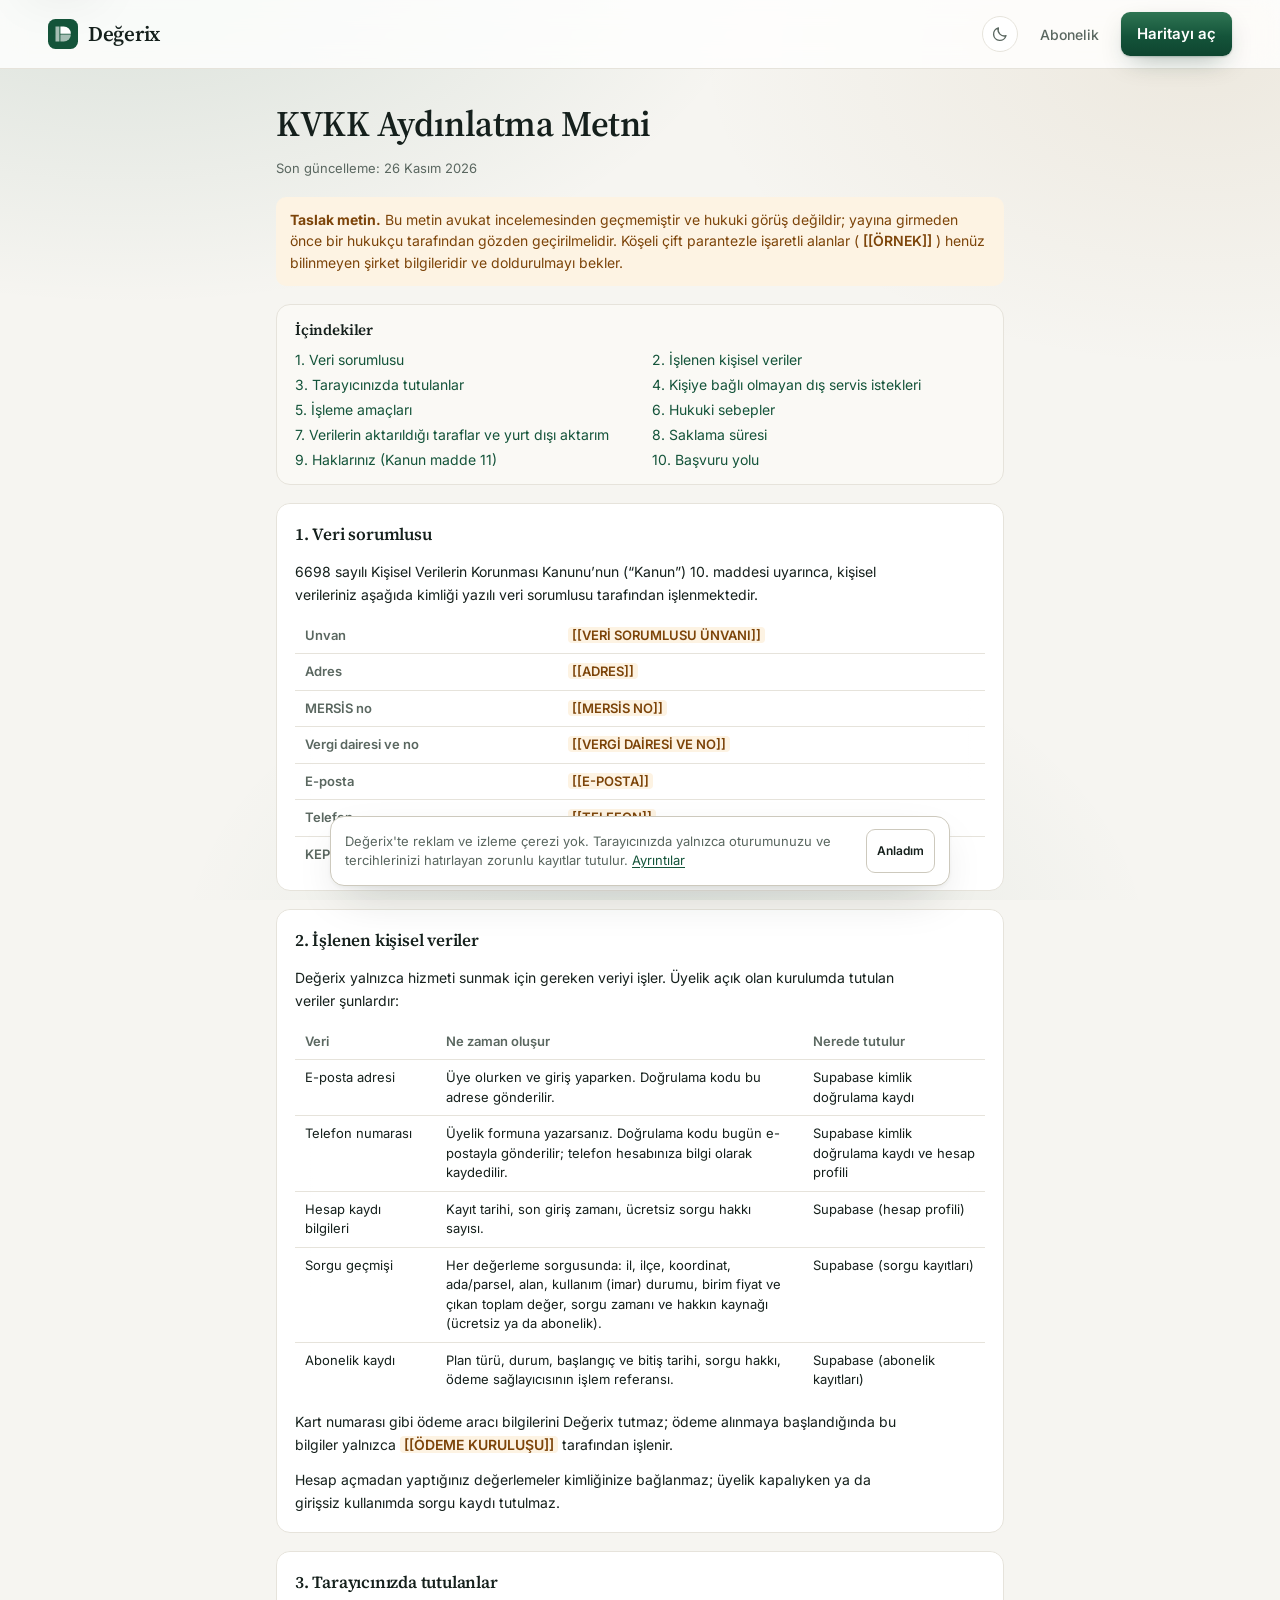
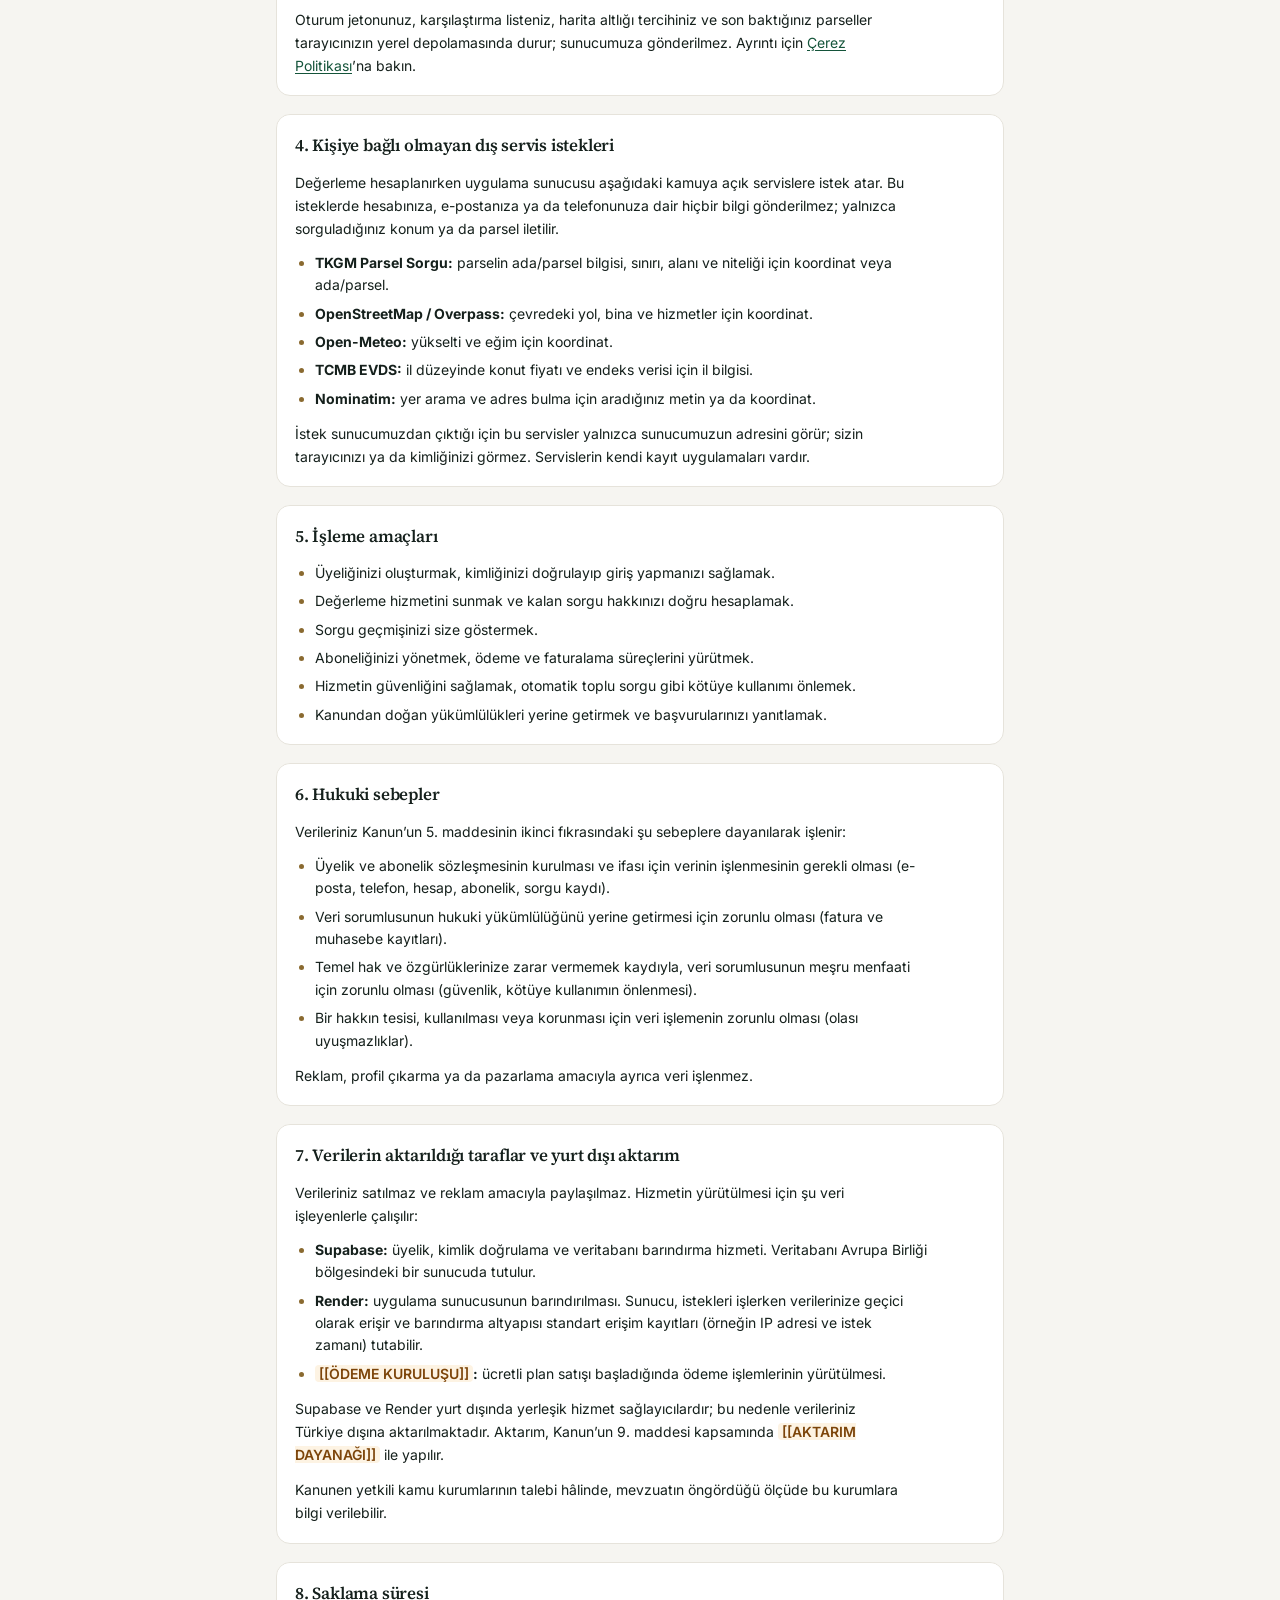
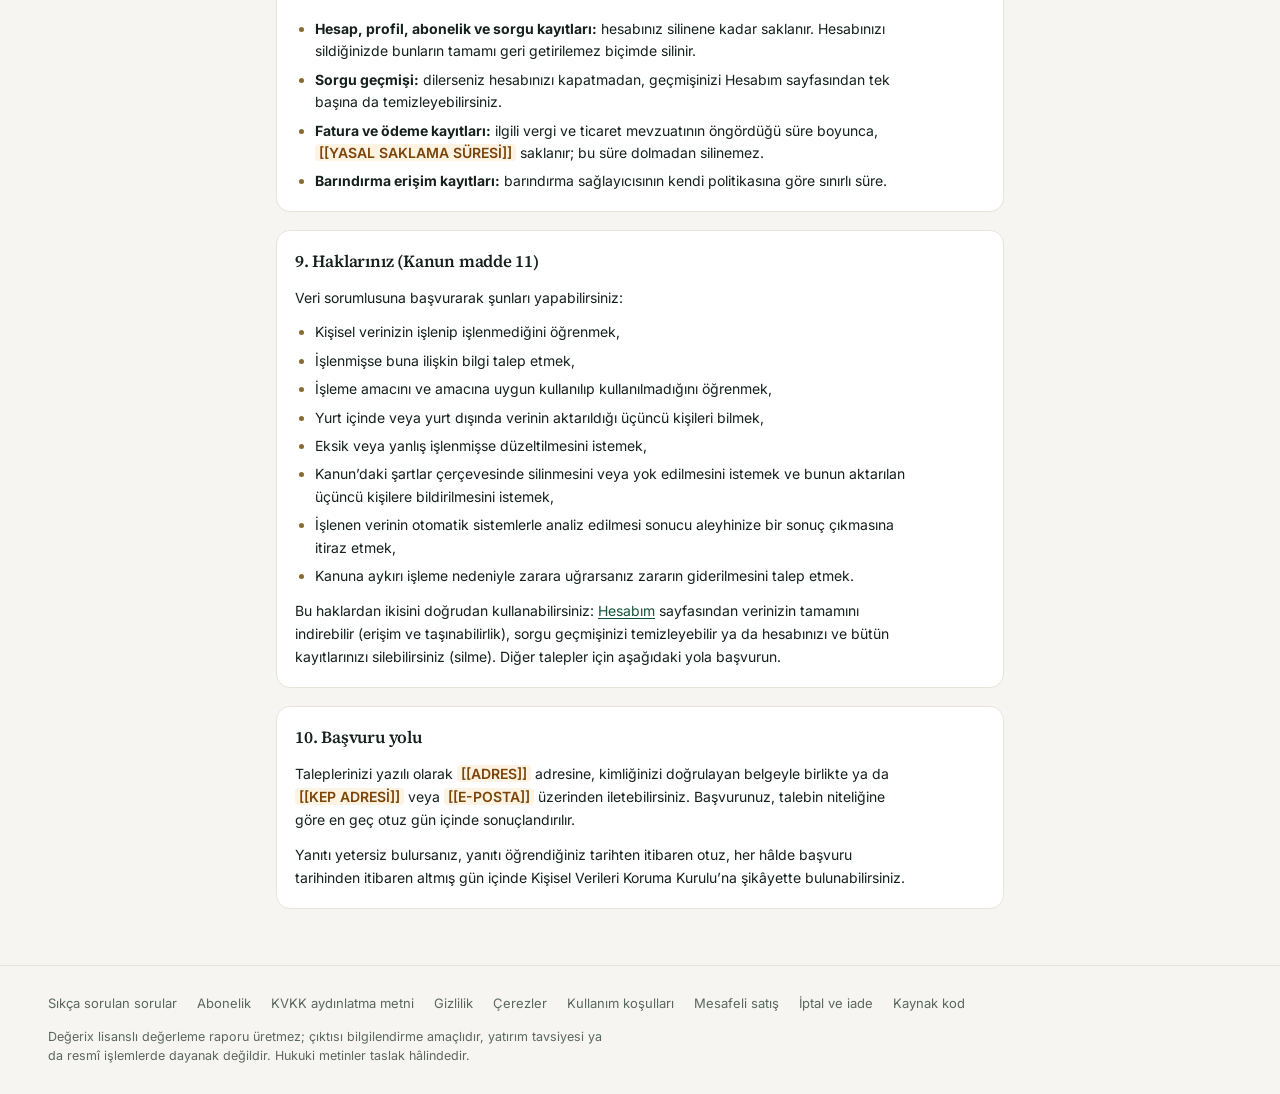
<file: static/kvkk.html>
<!doctype html>
<html lang="tr">
<head>
  <meta charset="utf-8">
  <script>
    /* Tema, ilk boyamadan ÖNCE. Bu iki satır gövdenin sonuna taşınırsa
       koyu tema seçmiş kullanıcı her sayfa geçişinde beyaz bir çakma görür. */
    try { var t = localStorage.getItem("degerix.tema"); if (t === "dark" || t === "light") document.documentElement.dataset.theme = t; } catch (e) {}
  </script>
  <meta name="viewport" content="width=device-width, initial-scale=1">
  <title>Değerix · KVKK Aydınlatma Metni</title>
  <meta name="description" content="Değerix kişisel verilerinizi hangi amaçla, hangi hukuki sebeple, kimlerle paylaşarak ve ne kadar süre işliyor? 6698 sayılı Kanun’un 10. maddesi kapsamında aydınlatma metni.">
  <meta name="theme-color" content="#14543a">
  <link rel="icon" href="data:image/svg+xml,%3Csvg xmlns='http://www.w3.org/2000/svg' viewBox='0 0 32 32'%3E%3Crect width='32' height='32' rx='8' fill='%2314543a'/%3E%3Cpath d='M8 8h4.2v16H8z' fill='%23fff' fill-opacity='.62'/%3E%3Cpath d='M13.2 8H16.8a7.6 7.6 0 0 1 7.6 7.6H13.2Z' fill='%23fff'/%3E%3Cpath d='M13.2 16.4H24.4A7.6 7.6 0 0 1 16.8 24H13.2Z' fill='%23fff' fill-opacity='.62'/%3E%3C/svg%3E">
  <link rel="preconnect" href="https://fonts.googleapis.com">
  <link rel="preconnect" href="https://fonts.gstatic.com" crossorigin>
  <link rel="stylesheet" href="https://fonts.googleapis.com/css2?family=Inter:wght@400;500;600;700&family=Source+Serif+4:opsz,wght@8..60,500..700&display=swap">
  <link rel="stylesheet" href="style.css">
  <link rel="stylesheet" href="sayfa.css">
</head>
<body class="sayfa-govde">
  <a class="atla" href="#icerik">İçeriğe atla</a>
  <header class="site-header">
    <a class="site-brand" href="./">
      <svg viewBox="0 0 32 32" width="32" height="32" aria-hidden="true" focusable="false">
        <rect width="32" height="32" rx="8" fill="currentColor"/>
        <path d="M8 8h4.2v16H8z" fill="#fff" fill-opacity=".62"/>
        <path d="M13.2 8H16.8a7.6 7.6 0 0 1 7.6 7.6H13.2Z" fill="#fff"/>
        <path d="M13.2 16.4H24.4A7.6 7.6 0 0 1 16.8 24H13.2Z" fill="#fff" fill-opacity=".62"/>
      </svg>
      Değerix
    </a>
    <nav class="site-nav" aria-label="Sayfa bölümleri">
      <button class="tema-dugmesi" id="temaDugmesi" type="button"
              aria-label="Koyu temaya geç" title="Koyu temaya geç"></button>
      <a href="abonelik.html">Abonelik</a>
      <a class="btn btn-primary" href="harita.html">Haritayı aç</a>
    </nav>
  </header>

  <main class="sayfa" id="icerik" tabindex="-1">
    <div class="sayfa-ust">
      <h1>KVKK Aydınlatma Metni</h1>
      <p class="son-guncelleme">Son güncelleme: 26 Kasım 2026</p>
    </div>
    <p class="taslak-uyari" role="note"><strong>Taslak metin.</strong> Bu metin avukat incelemesinden geçmemiştir ve hukuki görüş değildir; yayına girmeden önce bir hukukçu tarafından gözden geçirilmelidir. Köşeli çift parantezle işaretli alanlar (<span class="yt">[[ÖRNEK]]</span>) henüz bilinmeyen şirket bilgileridir ve doldurulmayı bekler.</p>
    <nav class="icindekiler" aria-label="İçindekiler">
      <h2>İçindekiler</h2>
      <ol>
        <li><a href="#veri-sorumlusu">1. Veri sorumlusu</a></li>
        <li><a href="#islenen-veriler">2. İşlenen kişisel veriler</a></li>
        <li><a href="#tarayici">3. Tarayıcınızda tutulanlar</a></li>
        <li><a href="#ucuncu-taraf-istekleri">4. Kişiye bağlı olmayan dış servis istekleri</a></li>
        <li><a href="#amaclar">5. İşleme amaçları</a></li>
        <li><a href="#hukuki-sebep">6. Hukuki sebepler</a></li>
        <li><a href="#aktarim">7. Verilerin aktarıldığı taraflar ve yurt dışı aktarım</a></li>
        <li><a href="#saklama">8. Saklama süresi</a></li>
        <li><a href="#haklar">9. Haklarınız (Kanun madde 11)</a></li>
        <li><a href="#basvuru">10. Başvuru yolu</a></li>
      </ol>
    </nav>
    <section class="kutu" id="veri-sorumlusu">
      <h2>1. Veri sorumlusu</h2>
      <p>6698 sayılı Kişisel Verilerin Korunması Kanunu’nun (“Kanun”) 10. maddesi uyarınca, kişisel verileriniz aşağıda kimliği yazılı veri sorumlusu tarafından işlenmektedir.</p>
      <div class="tablo-kaydir">
        <table class="sayfa-tablo">
          <tbody>
            <tr><th scope="row">Unvan</th><td><span class="yt">[[VERİ SORUMLUSU ÜNVANI]]</span></td></tr>
            <tr><th scope="row">Adres</th><td><span class="yt">[[ADRES]]</span></td></tr>
            <tr><th scope="row">MERSİS no</th><td><span class="yt">[[MERSİS NO]]</span></td></tr>
            <tr><th scope="row">Vergi dairesi ve no</th><td><span class="yt">[[VERGİ DAİRESİ VE NO]]</span></td></tr>
            <tr><th scope="row">E-posta</th><td><span class="yt">[[E-POSTA]]</span></td></tr>
            <tr><th scope="row">Telefon</th><td><span class="yt">[[TELEFON]]</span></td></tr>
            <tr><th scope="row">KEP adresi</th><td><span class="yt">[[KEP ADRESİ]]</span></td></tr>
          </tbody>
        </table>
      </div>
    </section>
    <section class="kutu" id="islenen-veriler">
      <h2>2. İşlenen kişisel veriler</h2>
      <p>Değerix yalnızca hizmeti sunmak için gereken veriyi işler. Üyelik açık olan kurulumda tutulan veriler şunlardır:</p>
      <div class="tablo-kaydir">
        <table class="sayfa-tablo">
          <thead><tr><th scope="col">Veri</th><th scope="col">Ne zaman oluşur</th><th scope="col">Nerede tutulur</th></tr></thead>
          <tbody>
            <tr><td>E-posta adresi</td><td>Üye olurken ve giriş yaparken. Doğrulama kodu bu adrese gönderilir.</td><td>Supabase kimlik doğrulama kaydı</td></tr>
            <tr><td>Telefon numarası</td><td>Üyelik formuna yazarsanız. Doğrulama kodu bugün e-postayla gönderilir; telefon hesabınıza bilgi olarak kaydedilir.</td><td>Supabase kimlik doğrulama kaydı ve hesap profili</td></tr>
            <tr><td>Hesap kaydı bilgileri</td><td>Kayıt tarihi, son giriş zamanı, ücretsiz sorgu hakkı sayısı.</td><td>Supabase (hesap profili)</td></tr>
            <tr><td>Sorgu geçmişi</td><td>Her değerleme sorgusunda: il, ilçe, koordinat, ada/parsel, alan, kullanım (imar) durumu, birim fiyat ve çıkan toplam değer, sorgu zamanı ve hakkın kaynağı (ücretsiz ya da abonelik).</td><td>Supabase (sorgu kayıtları)</td></tr>
            <tr><td>Abonelik kaydı</td><td>Plan türü, durum, başlangıç ve bitiş tarihi, sorgu hakkı, ödeme sağlayıcısının işlem referansı.</td><td>Supabase (abonelik kayıtları)</td></tr>
          </tbody>
        </table>
      </div>
      <p>Kart numarası gibi ödeme aracı bilgilerini Değerix tutmaz; ödeme alınmaya başlandığında bu bilgiler yalnızca <span class="yt">[[ÖDEME KURULUŞU]]</span> tarafından işlenir.</p>
      <p>Hesap açmadan yaptığınız değerlemeler kimliğinize bağlanmaz; üyelik kapalıyken ya da girişsiz kullanımda sorgu kaydı tutulmaz.</p>
    </section>
    <section class="kutu" id="tarayici">
      <h2>3. Tarayıcınızda tutulanlar</h2>
      <p>Oturum jetonunuz, karşılaştırma listeniz, harita altlığı tercihiniz ve son baktığınız parseller tarayıcınızın yerel depolamasında durur; sunucumuza gönderilmez. Ayrıntı için <a href="cerez.html">Çerez Politikası</a>’na bakın.</p>
    </section>
    <section class="kutu" id="ucuncu-taraf-istekleri">
      <h2>4. Kişiye bağlı olmayan dış servis istekleri</h2>
      <p>Değerleme hesaplanırken uygulama sunucusu aşağıdaki kamuya açık servislere istek atar. Bu isteklerde hesabınıza, e-postanıza ya da telefonunuza dair hiçbir bilgi gönderilmez; yalnızca sorguladığınız konum ya da parsel iletilir.</p>
      <ul>
        <li><b>TKGM Parsel Sorgu:</b> parselin ada/parsel bilgisi, sınırı, alanı ve niteliği için koordinat veya ada/parsel.</li>
        <li><b>OpenStreetMap / Overpass:</b> çevredeki yol, bina ve hizmetler için koordinat.</li>
        <li><b>Open-Meteo:</b> yükselti ve eğim için koordinat.</li>
        <li><b>TCMB EVDS:</b> il düzeyinde konut fiyatı ve endeks verisi için il bilgisi.</li>
        <li><b>Nominatim:</b> yer arama ve adres bulma için aradığınız metin ya da koordinat.</li>
      </ul>
      <p>İstek sunucumuzdan çıktığı için bu servisler yalnızca sunucumuzun adresini görür; sizin tarayıcınızı ya da kimliğinizi görmez. Servislerin kendi kayıt uygulamaları vardır.</p>
    </section>
    <section class="kutu" id="amaclar">
      <h2>5. İşleme amaçları</h2>
      <ul>
        <li>Üyeliğinizi oluşturmak, kimliğinizi doğrulayıp giriş yapmanızı sağlamak.</li>
        <li>Değerleme hizmetini sunmak ve kalan sorgu hakkınızı doğru hesaplamak.</li>
        <li>Sorgu geçmişinizi size göstermek.</li>
        <li>Aboneliğinizi yönetmek, ödeme ve faturalama süreçlerini yürütmek.</li>
        <li>Hizmetin güvenliğini sağlamak, otomatik toplu sorgu gibi kötüye kullanımı önlemek.</li>
        <li>Kanundan doğan yükümlülükleri yerine getirmek ve başvurularınızı yanıtlamak.</li>
      </ul>
    </section>
    <section class="kutu" id="hukuki-sebep">
      <h2>6. Hukuki sebepler</h2>
      <p>Verileriniz Kanun’un 5. maddesinin ikinci fıkrasındaki şu sebeplere dayanılarak işlenir:</p>
      <ul>
        <li>Üyelik ve abonelik sözleşmesinin kurulması ve ifası için verinin işlenmesinin gerekli olması (e-posta, telefon, hesap, abonelik, sorgu kaydı).</li>
        <li>Veri sorumlusunun hukuki yükümlülüğünü yerine getirmesi için zorunlu olması (fatura ve muhasebe kayıtları).</li>
        <li>Temel hak ve özgürlüklerinize zarar vermemek kaydıyla, veri sorumlusunun meşru menfaati için zorunlu olması (güvenlik, kötüye kullanımın önlenmesi).</li>
        <li>Bir hakkın tesisi, kullanılması veya korunması için veri işlemenin zorunlu olması (olası uyuşmazlıklar).</li>
      </ul>
      <p>Reklam, profil çıkarma ya da pazarlama amacıyla ayrıca veri işlenmez.</p>
    </section>
    <section class="kutu" id="aktarim">
      <h2>7. Verilerin aktarıldığı taraflar ve yurt dışı aktarım</h2>
      <p>Verileriniz satılmaz ve reklam amacıyla paylaşılmaz. Hizmetin yürütülmesi için şu veri işleyenlerle çalışılır:</p>
      <ul>
        <li><b>Supabase:</b> üyelik, kimlik doğrulama ve veritabanı barındırma hizmeti. Veritabanı Avrupa Birliği bölgesindeki bir sunucuda tutulur.</li>
        <li><b>Render:</b> uygulama sunucusunun barındırılması. Sunucu, istekleri işlerken verilerinize geçici olarak erişir ve barındırma altyapısı standart erişim kayıtları (örneğin IP adresi ve istek zamanı) tutabilir.</li>
        <li><b><span class="yt">[[ÖDEME KURULUŞU]]</span>:</b> ücretli plan satışı başladığında ödeme işlemlerinin yürütülmesi.</li>
      </ul>
      <p>Supabase ve Render yurt dışında yerleşik hizmet sağlayıcılardır; bu nedenle verileriniz Türkiye dışına aktarılmaktadır. Aktarım, Kanun’un 9. maddesi kapsamında <span class="yt">[[AKTARIM DAYANAĞI]]</span> ile yapılır.</p>
      <p>Kanunen yetkili kamu kurumlarının talebi hâlinde, mevzuatın öngördüğü ölçüde bu kurumlara bilgi verilebilir.</p>
    </section>
    <section class="kutu" id="saklama">
      <h2>8. Saklama süresi</h2>
      <ul>
        <li><b>Hesap, profil, abonelik ve sorgu kayıtları:</b> hesabınız silinene kadar saklanır. Hesabınızı sildiğinizde bunların tamamı geri getirilemez biçimde silinir.</li>
        <li><b>Sorgu geçmişi:</b> dilerseniz hesabınızı kapatmadan, geçmişinizi Hesabım sayfasından tek başına da temizleyebilirsiniz.</li>
        <li><b>Fatura ve ödeme kayıtları:</b> ilgili vergi ve ticaret mevzuatının öngördüğü süre boyunca, <span class="yt">[[YASAL SAKLAMA SÜRESİ]]</span> saklanır; bu süre dolmadan silinemez.</li>
        <li><b>Barındırma erişim kayıtları:</b> barındırma sağlayıcısının kendi politikasına göre sınırlı süre.</li>
      </ul>
    </section>
    <section class="kutu" id="haklar">
      <h2>9. Haklarınız (Kanun madde 11)</h2>
      <p>Veri sorumlusuna başvurarak şunları yapabilirsiniz:</p>
      <ul>
        <li>Kişisel verinizin işlenip işlenmediğini öğrenmek,</li>
        <li>İşlenmişse buna ilişkin bilgi talep etmek,</li>
        <li>İşleme amacını ve amacına uygun kullanılıp kullanılmadığını öğrenmek,</li>
        <li>Yurt içinde veya yurt dışında verinin aktarıldığı üçüncü kişileri bilmek,</li>
        <li>Eksik veya yanlış işlenmişse düzeltilmesini istemek,</li>
        <li>Kanun’daki şartlar çerçevesinde silinmesini veya yok edilmesini istemek ve bunun aktarılan üçüncü kişilere bildirilmesini istemek,</li>
        <li>İşlenen verinin otomatik sistemlerle analiz edilmesi sonucu aleyhinize bir sonuç çıkmasına itiraz etmek,</li>
        <li>Kanuna aykırı işleme nedeniyle zarara uğrarsanız zararın giderilmesini talep etmek.</li>
      </ul>
      <p>Bu haklardan ikisini doğrudan kullanabilirsiniz: <a href="hesabim.html">Hesabım</a> sayfasından verinizin tamamını indirebilir (erişim ve taşınabilirlik), sorgu geçmişinizi temizleyebilir ya da hesabınızı ve bütün kayıtlarınızı silebilirsiniz (silme). Diğer talepler için aşağıdaki yola başvurun.</p>
    </section>
    <section class="kutu" id="basvuru">
      <h2>10. Başvuru yolu</h2>
      <p>Taleplerinizi yazılı olarak <span class="yt">[[ADRES]]</span> adresine, kimliğinizi doğrulayan belgeyle birlikte ya da <span class="yt">[[KEP ADRESİ]]</span> veya <span class="yt">[[E-POSTA]]</span> üzerinden iletebilirsiniz. Başvurunuz, talebin niteliğine göre en geç otuz gün içinde sonuçlandırılır.</p>
      <p>Yanıtı yetersiz bulursanız, yanıtı öğrendiğiniz tarihten itibaren otuz, her hâlde başvuru tarihinden itibaren altmış gün içinde Kişisel Verileri Koruma Kurulu’na şikâyette bulunabilirsiniz.</p>
    </section>
  </main>

  <footer class="site-footer">
    <nav class="footer-baglantilar" aria-label="Hukuki metinler ve yardım">
      <a href="sss.html">Sıkça sorulan sorular</a>
      <a href="abonelik.html">Abonelik</a>
      <a href="kvkk.html">KVKK aydınlatma metni</a>
      <a href="gizlilik.html">Gizlilik</a>
      <a href="cerez.html">Çerezler</a>
      <a href="kosullar.html">Kullanım koşulları</a>
      <a href="mesafeli-satis.html">Mesafeli satış</a>
      <a href="iptal-iade.html">İptal ve iade</a>
      <a href="https://github.com/kayaal34/degerix">Kaynak kod</a>
    </nav>
    <p class="footer-not">Değerix lisanslı değerleme raporu üretmez; çıktısı bilgilendirme
      amaçlıdır, yatırım tavsiyesi ya da resmî işlemlerde dayanak değildir.
      Hukuki metinler taslak hâlindedir.</p>
  </footer>
  <script src="tema.js"></script>
  <script src="cerez.js"></script>
</body>
</html>
</file>
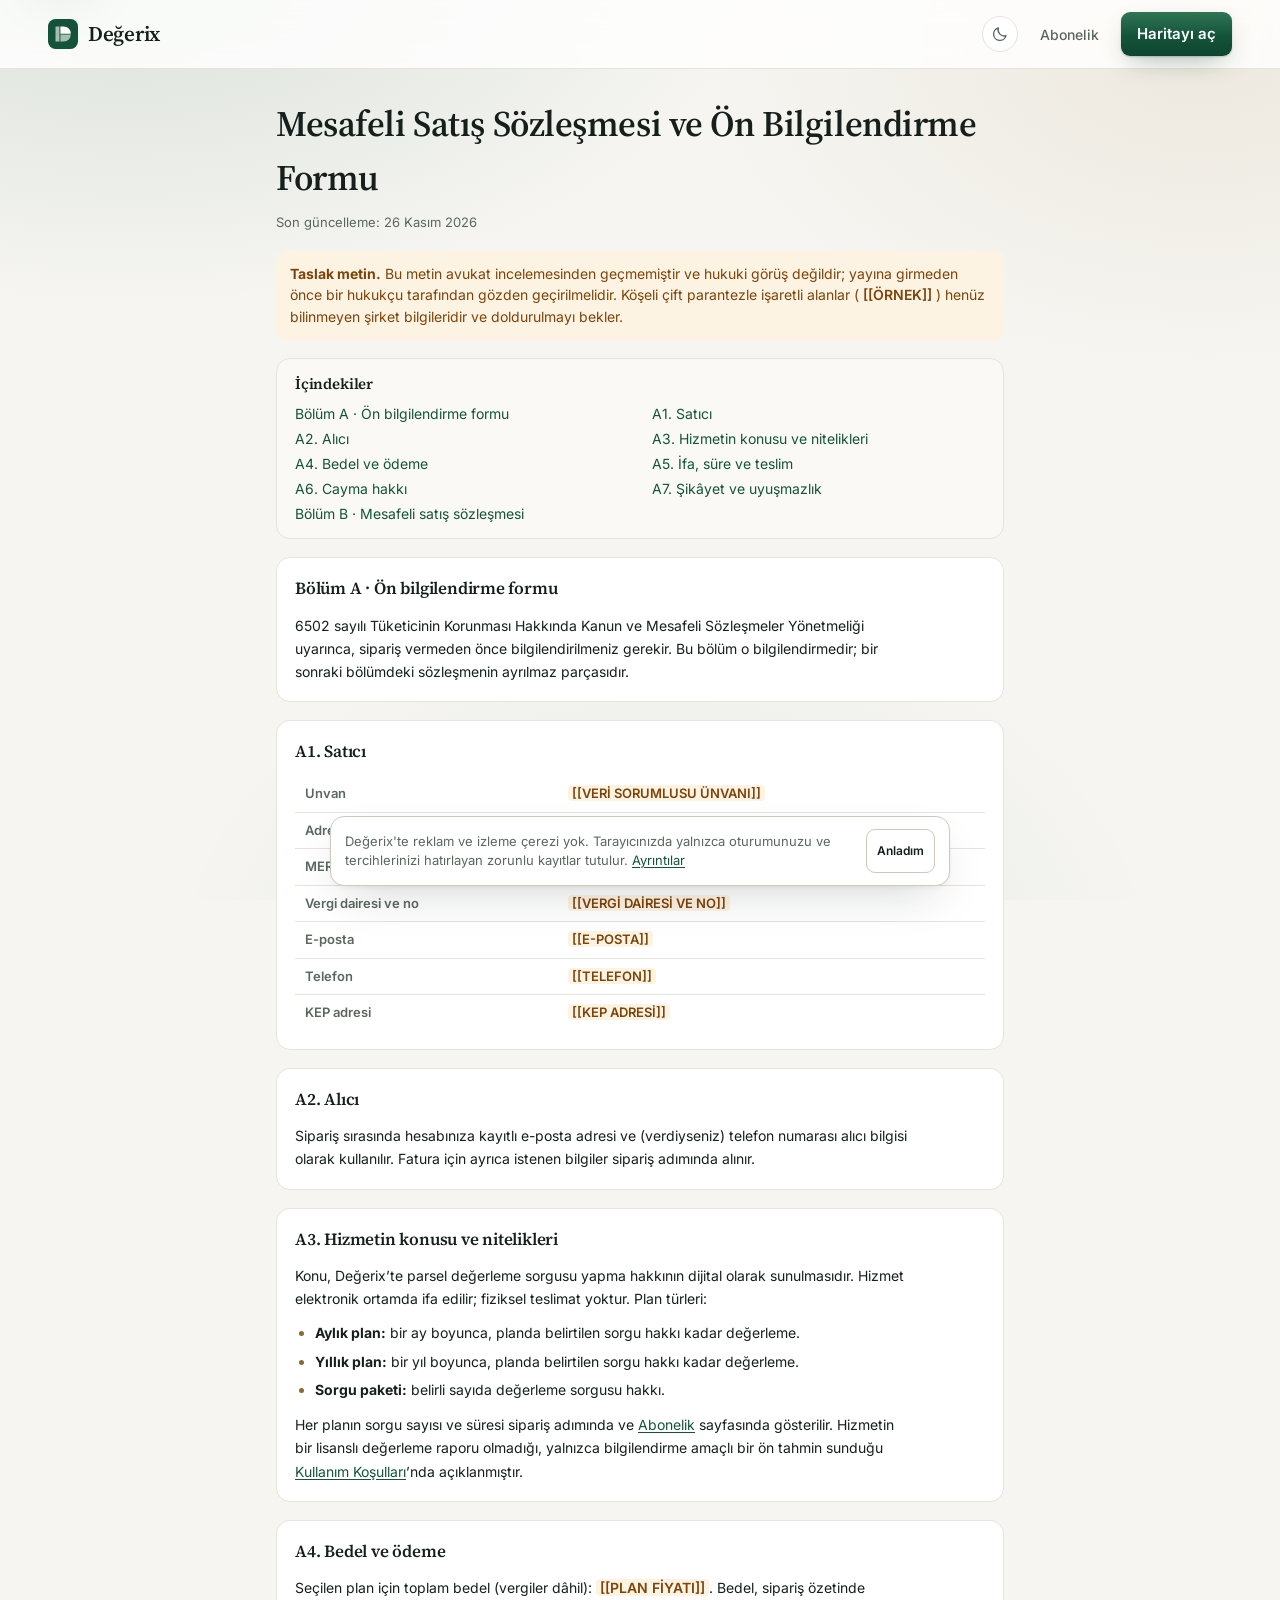
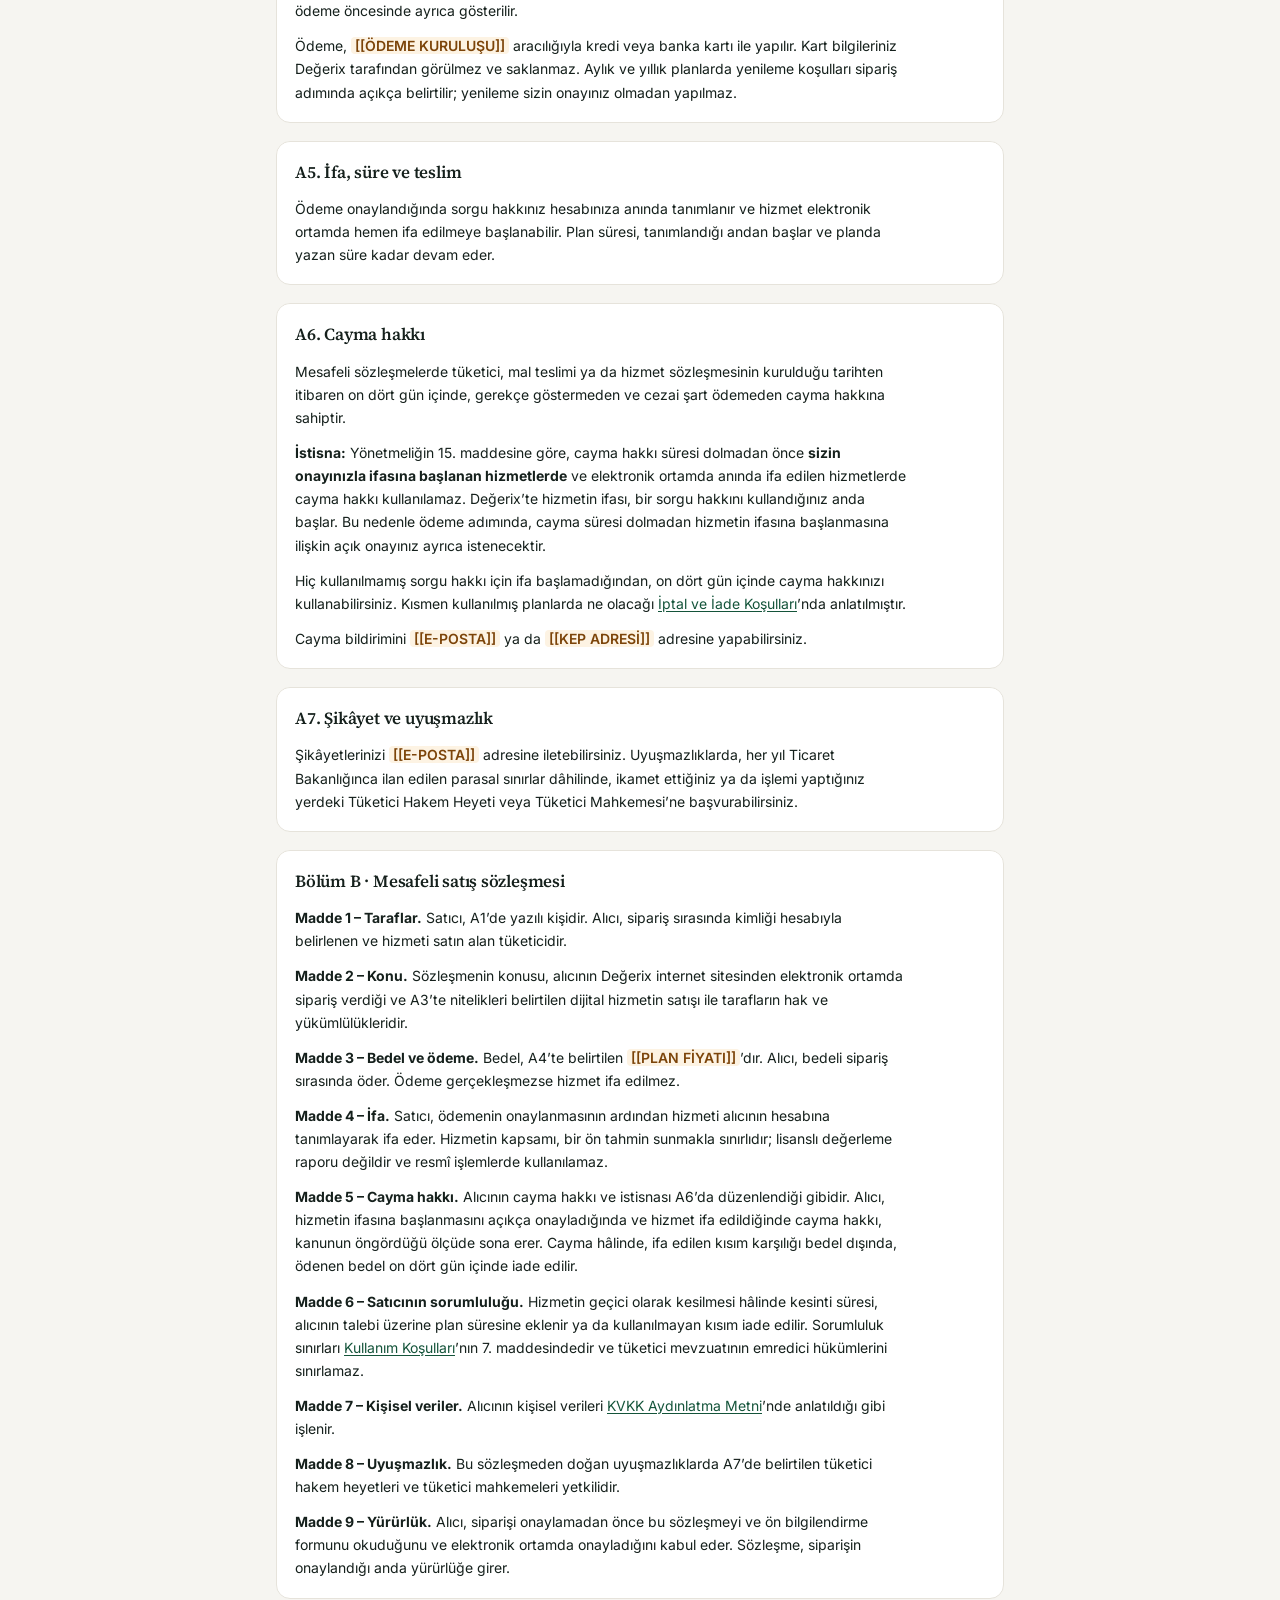
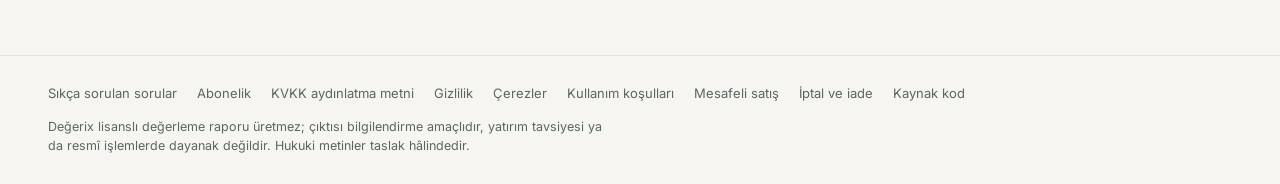
<file: static/mesafeli-satis.html>
<!doctype html>
<html lang="tr">
<head>
  <meta charset="utf-8">
  <script>
    /* Tema, ilk boyamadan ÖNCE. Bu iki satır gövdenin sonuna taşınırsa
       koyu tema seçmiş kullanıcı her sayfa geçişinde beyaz bir çakma görür. */
    try { var t = localStorage.getItem("degerix.tema"); if (t === "dark" || t === "light") document.documentElement.dataset.theme = t; } catch (e) {}
  </script>
  <meta name="viewport" content="width=device-width, initial-scale=1">
  <title>Değerix · Mesafeli Satış Sözleşmesi</title>
  <meta name="description" content="Değerix ücretli plan satışına ilişkin ön bilgilendirme formu ve mesafeli satış sözleşmesi: taraflar, hizmet, bedel, ödeme, süre ve cayma hakkı.">
  <meta name="theme-color" content="#14543a">
  <link rel="icon" href="data:image/svg+xml,%3Csvg xmlns='http://www.w3.org/2000/svg' viewBox='0 0 32 32'%3E%3Crect width='32' height='32' rx='8' fill='%2314543a'/%3E%3Cpath d='M8 8h4.2v16H8z' fill='%23fff' fill-opacity='.62'/%3E%3Cpath d='M13.2 8H16.8a7.6 7.6 0 0 1 7.6 7.6H13.2Z' fill='%23fff'/%3E%3Cpath d='M13.2 16.4H24.4A7.6 7.6 0 0 1 16.8 24H13.2Z' fill='%23fff' fill-opacity='.62'/%3E%3C/svg%3E">
  <link rel="preconnect" href="https://fonts.googleapis.com">
  <link rel="preconnect" href="https://fonts.gstatic.com" crossorigin>
  <link rel="stylesheet" href="https://fonts.googleapis.com/css2?family=Inter:wght@400;500;600;700&family=Source+Serif+4:opsz,wght@8..60,500..700&display=swap">
  <link rel="stylesheet" href="style.css">
  <link rel="stylesheet" href="sayfa.css">
</head>
<body class="sayfa-govde">
  <a class="atla" href="#icerik">İçeriğe atla</a>
  <header class="site-header">
    <a class="site-brand" href="./">
      <svg viewBox="0 0 32 32" width="32" height="32" aria-hidden="true" focusable="false">
        <rect width="32" height="32" rx="8" fill="currentColor"/>
        <path d="M8 8h4.2v16H8z" fill="#fff" fill-opacity=".62"/>
        <path d="M13.2 8H16.8a7.6 7.6 0 0 1 7.6 7.6H13.2Z" fill="#fff"/>
        <path d="M13.2 16.4H24.4A7.6 7.6 0 0 1 16.8 24H13.2Z" fill="#fff" fill-opacity=".62"/>
      </svg>
      Değerix
    </a>
    <nav class="site-nav" aria-label="Sayfa bölümleri">
      <button class="tema-dugmesi" id="temaDugmesi" type="button"
              aria-label="Koyu temaya geç" title="Koyu temaya geç"></button>
      <a href="abonelik.html">Abonelik</a>
      <a class="btn btn-primary" href="harita.html">Haritayı aç</a>
    </nav>
  </header>

  <main class="sayfa" id="icerik" tabindex="-1">
    <div class="sayfa-ust">
      <h1>Mesafeli Satış Sözleşmesi ve Ön Bilgilendirme Formu</h1>
      <p class="son-guncelleme">Son güncelleme: 26 Kasım 2026</p>
    </div>
    <p class="taslak-uyari" role="note"><strong>Taslak metin.</strong> Bu metin avukat incelemesinden geçmemiştir ve hukuki görüş değildir; yayına girmeden önce bir hukukçu tarafından gözden geçirilmelidir. Köşeli çift parantezle işaretli alanlar (<span class="yt">[[ÖRNEK]]</span>) henüz bilinmeyen şirket bilgileridir ve doldurulmayı bekler.</p>
    <nav class="icindekiler" aria-label="İçindekiler">
      <h2>İçindekiler</h2>
      <ol>
        <li><a href="#on-bilgi">Bölüm A · Ön bilgilendirme formu</a></li>
        <li><a href="#satici">A1. Satıcı</a></li>
        <li><a href="#alici">A2. Alıcı</a></li>
        <li><a href="#hizmet-konu">A3. Hizmetin konusu ve nitelikleri</a></li>
        <li><a href="#bedel">A4. Bedel ve ödeme</a></li>
        <li><a href="#ifa">A5. İfa, süre ve teslim</a></li>
        <li><a href="#cayma-bilgi">A6. Cayma hakkı</a></li>
        <li><a href="#sikayet">A7. Şikâyet ve uyuşmazlık</a></li>
        <li><a href="#sozlesme">Bölüm B · Mesafeli satış sözleşmesi</a></li>
      </ol>
    </nav>
    <section class="kutu" id="on-bilgi">
      <h2>Bölüm A · Ön bilgilendirme formu</h2>
      <p>6502 sayılı Tüketicinin Korunması Hakkında Kanun ve Mesafeli Sözleşmeler Yönetmeliği uyarınca, sipariş vermeden önce bilgilendirilmeniz gerekir. Bu bölüm o bilgilendirmedir; bir sonraki bölümdeki sözleşmenin ayrılmaz parçasıdır.</p>
    </section>
    <section class="kutu" id="satici">
      <h2>A1. Satıcı</h2>
      <div class="tablo-kaydir">
        <table class="sayfa-tablo">
          <tbody>
            <tr><th scope="row">Unvan</th><td><span class="yt">[[VERİ SORUMLUSU ÜNVANI]]</span></td></tr>
            <tr><th scope="row">Adres</th><td><span class="yt">[[ADRES]]</span></td></tr>
            <tr><th scope="row">MERSİS no</th><td><span class="yt">[[MERSİS NO]]</span></td></tr>
            <tr><th scope="row">Vergi dairesi ve no</th><td><span class="yt">[[VERGİ DAİRESİ VE NO]]</span></td></tr>
            <tr><th scope="row">E-posta</th><td><span class="yt">[[E-POSTA]]</span></td></tr>
            <tr><th scope="row">Telefon</th><td><span class="yt">[[TELEFON]]</span></td></tr>
            <tr><th scope="row">KEP adresi</th><td><span class="yt">[[KEP ADRESİ]]</span></td></tr>
          </tbody>
        </table>
      </div>
    </section>
    <section class="kutu" id="alici">
      <h2>A2. Alıcı</h2>
      <p>Sipariş sırasında hesabınıza kayıtlı e-posta adresi ve (verdiyseniz) telefon numarası alıcı bilgisi olarak kullanılır. Fatura için ayrıca istenen bilgiler sipariş adımında alınır.</p>
    </section>
    <section class="kutu" id="hizmet-konu">
      <h2>A3. Hizmetin konusu ve nitelikleri</h2>
      <p>Konu, Değerix’te parsel değerleme sorgusu yapma hakkının dijital olarak sunulmasıdır. Hizmet elektronik ortamda ifa edilir; fiziksel teslimat yoktur. Plan türleri:</p>
      <ul>
        <li><b>Aylık plan:</b> bir ay boyunca, planda belirtilen sorgu hakkı kadar değerleme.</li>
        <li><b>Yıllık plan:</b> bir yıl boyunca, planda belirtilen sorgu hakkı kadar değerleme.</li>
        <li><b>Sorgu paketi:</b> belirli sayıda değerleme sorgusu hakkı.</li>
      </ul>
      <p>Her planın sorgu sayısı ve süresi sipariş adımında ve <a href="abonelik.html">Abonelik</a> sayfasında gösterilir. Hizmetin bir lisanslı değerleme raporu olmadığı, yalnızca bilgilendirme amaçlı bir ön tahmin sunduğu <a href="kosullar.html">Kullanım Koşulları</a>’nda açıklanmıştır.</p>
    </section>
    <section class="kutu" id="bedel">
      <h2>A4. Bedel ve ödeme</h2>
      <p>Seçilen plan için toplam bedel (vergiler dâhil): <b><span class="yt">[[PLAN FİYATI]]</span></b>. Bedel, sipariş özetinde ödeme öncesinde ayrıca gösterilir.</p>
      <p>Ödeme, <span class="yt">[[ÖDEME KURULUŞU]]</span> aracılığıyla kredi veya banka kartı ile yapılır. Kart bilgileriniz Değerix tarafından görülmez ve saklanmaz. Aylık ve yıllık planlarda yenileme koşulları sipariş adımında açıkça belirtilir; yenileme sizin onayınız olmadan yapılmaz.</p>
    </section>
    <section class="kutu" id="ifa">
      <h2>A5. İfa, süre ve teslim</h2>
      <p>Ödeme onaylandığında sorgu hakkınız hesabınıza anında tanımlanır ve hizmet elektronik ortamda hemen ifa edilmeye başlanabilir. Plan süresi, tanımlandığı andan başlar ve planda yazan süre kadar devam eder.</p>
    </section>
    <section class="kutu" id="cayma-bilgi">
      <h2>A6. Cayma hakkı</h2>
      <p>Mesafeli sözleşmelerde tüketici, mal teslimi ya da hizmet sözleşmesinin kurulduğu tarihten itibaren on dört gün içinde, gerekçe göstermeden ve cezai şart ödemeden cayma hakkına sahiptir.</p>
      <p><b>İstisna:</b> Yönetmeliğin 15. maddesine göre, cayma hakkı süresi dolmadan önce <b>sizin onayınızla ifasına başlanan hizmetlerde</b> ve elektronik ortamda anında ifa edilen hizmetlerde cayma hakkı kullanılamaz. Değerix’te hizmetin ifası, bir sorgu hakkını kullandığınız anda başlar. Bu nedenle ödeme adımında, cayma süresi dolmadan hizmetin ifasına başlanmasına ilişkin açık onayınız ayrıca istenecektir.</p>
      <p>Hiç kullanılmamış sorgu hakkı için ifa başlamadığından, on dört gün içinde cayma hakkınızı kullanabilirsiniz. Kısmen kullanılmış planlarda ne olacağı <a href="iptal-iade.html">İptal ve İade Koşulları</a>’nda anlatılmıştır.</p>
      <p>Cayma bildirimini <span class="yt">[[E-POSTA]]</span> ya da <span class="yt">[[KEP ADRESİ]]</span> adresine yapabilirsiniz.</p>
    </section>
    <section class="kutu" id="sikayet">
      <h2>A7. Şikâyet ve uyuşmazlık</h2>
      <p>Şikâyetlerinizi <span class="yt">[[E-POSTA]]</span> adresine iletebilirsiniz. Uyuşmazlıklarda, her yıl Ticaret Bakanlığınca ilan edilen parasal sınırlar dâhilinde, ikamet ettiğiniz ya da işlemi yaptığınız yerdeki Tüketici Hakem Heyeti veya Tüketici Mahkemesi’ne başvurabilirsiniz.</p>
    </section>
    <section class="kutu" id="sozlesme">
      <h2>Bölüm B · Mesafeli satış sözleşmesi</h2>
      <p><b>Madde 1 – Taraflar.</b> Satıcı, A1’de yazılı kişidir. Alıcı, sipariş sırasında kimliği hesabıyla belirlenen ve hizmeti satın alan tüketicidir.</p>
      <p><b>Madde 2 – Konu.</b> Sözleşmenin konusu, alıcının Değerix internet sitesinden elektronik ortamda sipariş verdiği ve A3’te nitelikleri belirtilen dijital hizmetin satışı ile tarafların hak ve yükümlülükleridir.</p>
      <p><b>Madde 3 – Bedel ve ödeme.</b> Bedel, A4’te belirtilen <span class="yt">[[PLAN FİYATI]]</span>’dır. Alıcı, bedeli sipariş sırasında öder. Ödeme gerçekleşmezse hizmet ifa edilmez.</p>
      <p><b>Madde 4 – İfa.</b> Satıcı, ödemenin onaylanmasının ardından hizmeti alıcının hesabına tanımlayarak ifa eder. Hizmetin kapsamı, bir ön tahmin sunmakla sınırlıdır; lisanslı değerleme raporu değildir ve resmî işlemlerde kullanılamaz.</p>
      <p><b>Madde 5 – Cayma hakkı.</b> Alıcının cayma hakkı ve istisnası A6’da düzenlendiği gibidir. Alıcı, hizmetin ifasına başlanmasını açıkça onayladığında ve hizmet ifa edildiğinde cayma hakkı, kanunun öngördüğü ölçüde sona erer. Cayma hâlinde, ifa edilen kısım karşılığı bedel dışında, ödenen bedel on dört gün içinde iade edilir.</p>
      <p><b>Madde 6 – Satıcının sorumluluğu.</b> Hizmetin geçici olarak kesilmesi hâlinde kesinti süresi, alıcının talebi üzerine plan süresine eklenir ya da kullanılmayan kısım iade edilir. Sorumluluk sınırları <a href="kosullar.html">Kullanım Koşulları</a>’nın 7. maddesindedir ve tüketici mevzuatının emredici hükümlerini sınırlamaz.</p>
      <p><b>Madde 7 – Kişisel veriler.</b> Alıcının kişisel verileri <a href="kvkk.html">KVKK Aydınlatma Metni</a>’nde anlatıldığı gibi işlenir.</p>
      <p><b>Madde 8 – Uyuşmazlık.</b> Bu sözleşmeden doğan uyuşmazlıklarda A7’de belirtilen tüketici hakem heyetleri ve tüketici mahkemeleri yetkilidir.</p>
      <p><b>Madde 9 – Yürürlük.</b> Alıcı, siparişi onaylamadan önce bu sözleşmeyi ve ön bilgilendirme formunu okuduğunu ve elektronik ortamda onayladığını kabul eder. Sözleşme, siparişin onaylandığı anda yürürlüğe girer.</p>
    </section>
  </main>

  <footer class="site-footer">
    <nav class="footer-baglantilar" aria-label="Hukuki metinler ve yardım">
      <a href="sss.html">Sıkça sorulan sorular</a>
      <a href="abonelik.html">Abonelik</a>
      <a href="kvkk.html">KVKK aydınlatma metni</a>
      <a href="gizlilik.html">Gizlilik</a>
      <a href="cerez.html">Çerezler</a>
      <a href="kosullar.html">Kullanım koşulları</a>
      <a href="mesafeli-satis.html">Mesafeli satış</a>
      <a href="iptal-iade.html">İptal ve iade</a>
      <a href="https://github.com/kayaal34/degerix">Kaynak kod</a>
    </nav>
    <p class="footer-not">Değerix lisanslı değerleme raporu üretmez; çıktısı bilgilendirme
      amaçlıdır, yatırım tavsiyesi ya da resmî işlemlerde dayanak değildir.
      Hukuki metinler taslak hâlindedir.</p>
  </footer>
  <script src="tema.js"></script>
  <script src="cerez.js"></script>
</body>
</html>
</file>
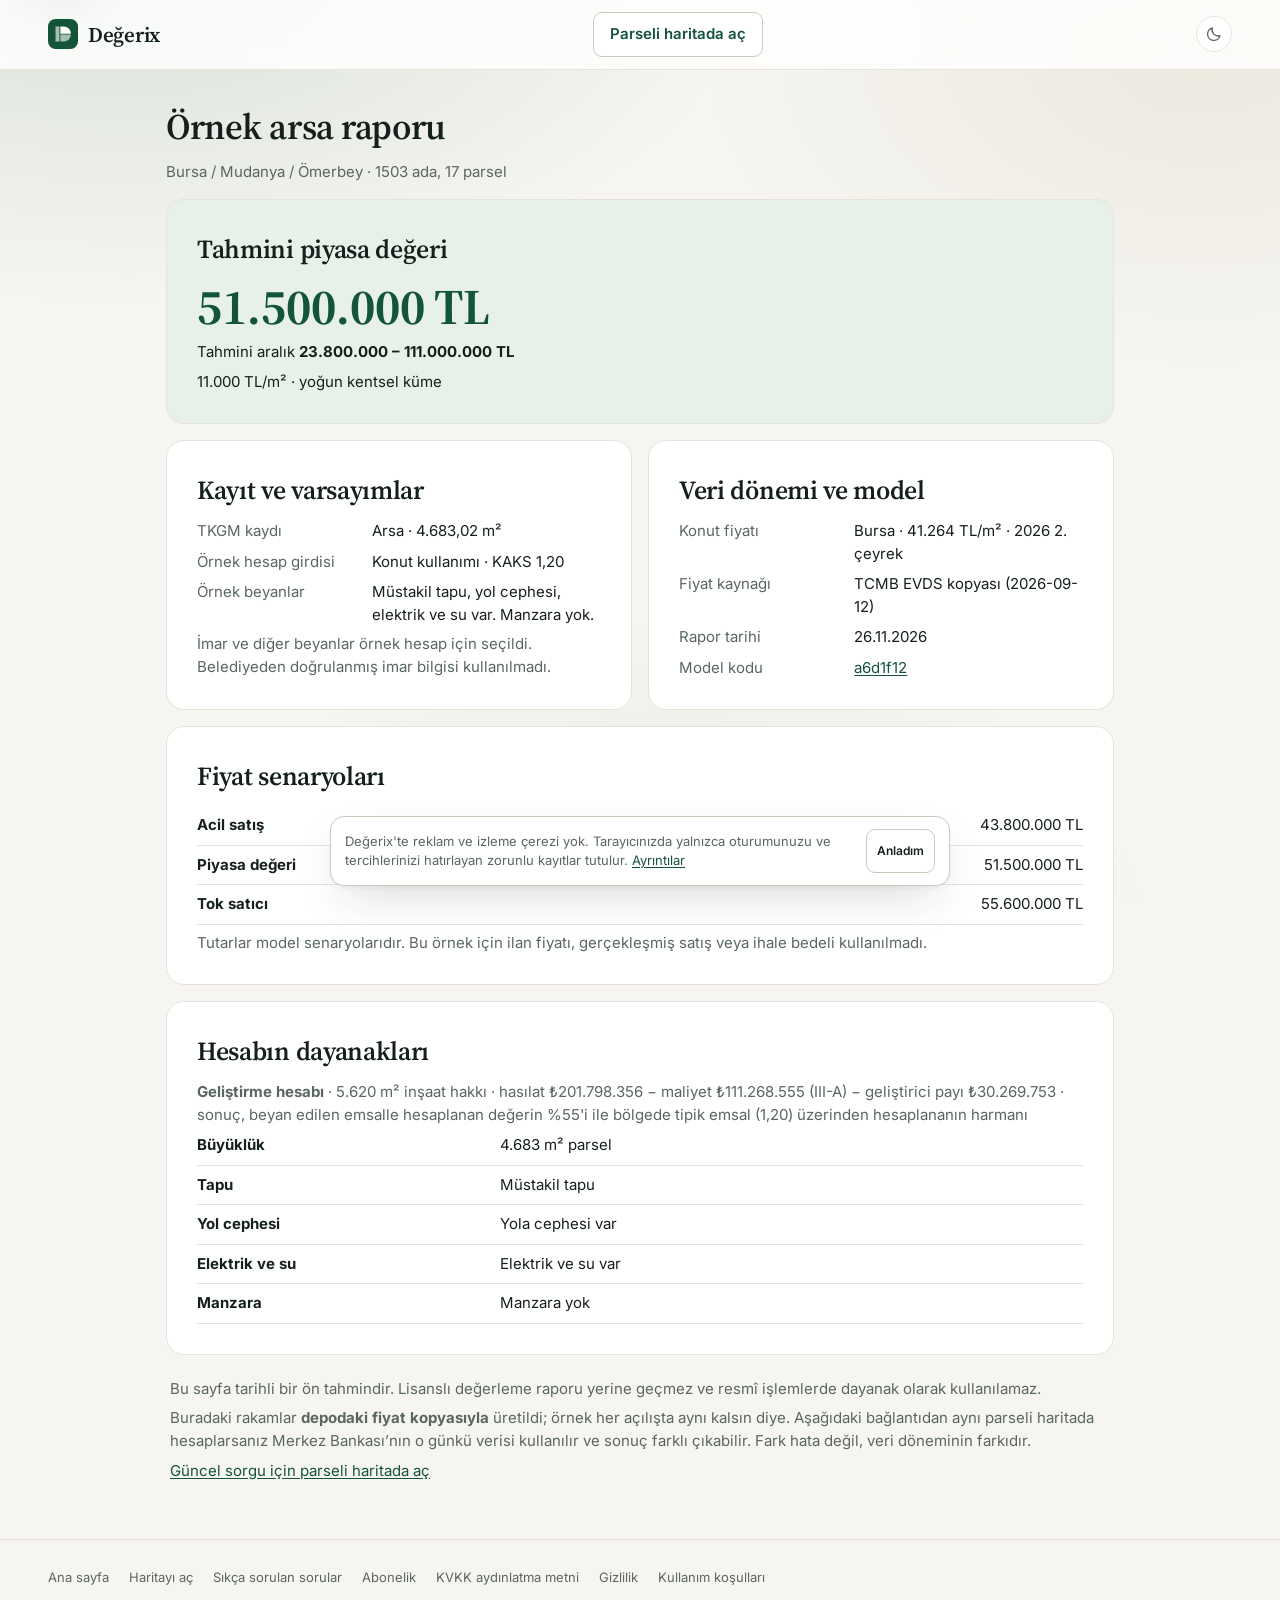
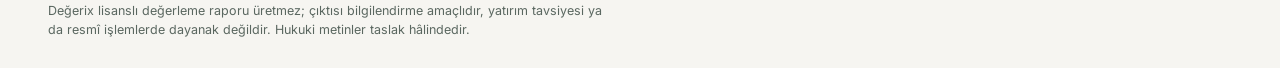
<file: static/ornek-rapor.html>
<!doctype html>
<!-- Üretim: python -m tools.build_example_report --date 2026-11-26 --revision a6d1f127a71f848bc0f2eebe8c5d334d7b6d6b25 -->
<html lang="tr">
<head>
  <meta charset="utf-8">
  <script>
    /* Tema, ilk boyamadan ÖNCE. Bu iki satır gövdenin sonuna taşınırsa
       koyu tema seçmiş kullanıcı her sayfa geçişinde beyaz bir çakma görür. */
    try { var t = localStorage.getItem("degerix.tema"); if (t === "dark" || t === "light") document.documentElement.dataset.theme = t; } catch (e) {}
  </script>
  <meta name="viewport" content="width=device-width, initial-scale=1">
  <meta name="description" content="Değerix örnek arsa raporu. Tapu kaydı, hesap varsayımları, veri dönemi ve fiyat aralığı.">
  <title>Örnek arsa raporu · Değerix</title>
  <meta name="theme-color" content="#14543a">
  <link rel="icon" href="data:image/svg+xml,%3Csvg xmlns='http://www.w3.org/2000/svg' viewBox='0 0 32 32'%3E%3Crect width='32' height='32' rx='8' fill='%2314543a'/%3E%3Cpath d='M8 8h4.2v16H8z' fill='%23fff' fill-opacity='.62'/%3E%3Cpath d='M13.2 8H16.8a7.6 7.6 0 0 1 7.6 7.6H13.2Z' fill='%23fff'/%3E%3Cpath d='M13.2 16.4H24.4A7.6 7.6 0 0 1 16.8 24H13.2Z' fill='%23fff' fill-opacity='.62'/%3E%3C/svg%3E">
  <link rel="preconnect" href="https://fonts.googleapis.com">
  <link rel="preconnect" href="https://fonts.gstatic.com" crossorigin>
  <link rel="stylesheet" href="https://fonts.googleapis.com/css2?family=Inter:wght@400;500;600;700&amp;family=Source+Serif+4:opsz,wght@8..60,500..700&amp;display=swap">
  <link rel="stylesheet" href="style.css">
  <link rel="stylesheet" href="ornek-rapor.css">
</head>
<body>
  <a class="atla" href="#icerik">İçeriğe atla</a>
  <header class="site-header">
    <a class="site-brand" href="./"><svg viewBox="0 0 32 32" width="32" height="32" aria-hidden="true" focusable="false">
        <rect width="32" height="32" rx="8" fill="currentColor"/>
        <path d="M8 8h4.2v16H8z" fill="#fff" fill-opacity=".62"/>
        <path d="M13.2 8H16.8a7.6 7.6 0 0 1 7.6 7.6H13.2Z" fill="#fff"/>
        <path d="M13.2 16.4H24.4A7.6 7.6 0 0 1 16.8 24H13.2Z" fill="#fff" fill-opacity=".62"/>
      </svg>
      Değerix</a>
    <a class="btn btn-ghost" href="harita.html?lat=40.369137&amp;lng=28.89647&amp;mahalle=39428&amp;ada=1503&amp;parsel=17">Parseli haritada aç</a>
      <button class="tema-dugmesi" id="temaDugmesi" type="button"
              aria-label="Koyu temaya geç" title="Koyu temaya geç"></button>
  </header>
  <main class="report-sample" id="icerik" tabindex="-1">
    <header class="sample-title">
      <h1>Örnek arsa raporu</h1>
      <p>Bursa / Mudanya / Ömerbey · 1503 ada, 17 parsel</p>
    </header>
    <section class="sample-summary" aria-labelledby="summary-title">
      <h2 id="summary-title">Tahmini piyasa değeri</h2>
      <strong class="sample-total">51.500.000 TL</strong>
      <p>Tahmini aralık <strong>23.800.000 – 111.000.000 TL</strong></p>
      <p>11.000 TL/m² · yoğun kentsel küme</p>
    </section>
    <div class="sample-grid">
      <section class="sample-card" aria-labelledby="parcel-source">
        <h2 id="parcel-source">Kayıt ve varsayımlar</h2>
        <dl>
          <dt>TKGM kaydı</dt><dd>Arsa · 4.683,02 m²</dd>
          <dt>Örnek hesap girdisi</dt><dd>Konut kullanımı · KAKS 1,20</dd>
          <dt>Örnek beyanlar</dt><dd>Müstakil tapu, yol cephesi, elektrik ve su var. Manzara yok.</dd>
        </dl>
        <p>İmar ve diğer beyanlar örnek hesap için seçildi. Belediyeden doğrulanmış imar bilgisi kullanılmadı.</p>
      </section>
      <section class="sample-card" aria-labelledby="data-source">
        <h2 id="data-source">Veri dönemi ve model</h2>
        <dl>
          <dt>Konut fiyatı</dt><dd>Bursa · 41.264 TL/m² · 2026 2. çeyrek</dd>
          <dt>Fiyat kaynağı</dt><dd>TCMB EVDS kopyası (2026-09-12)</dd>
          <dt>Rapor tarihi</dt><dd><time datetime="2026-11-26">26.11.2026</time></dd>
          <dt>Model kodu</dt><dd><a href="https://github.com/kayaal34/degerix/tree/a6d1f127a71f848bc0f2eebe8c5d334d7b6d6b25">a6d1f12</a></dd>
        </dl>
      </section>
    </div>
    <section class="sample-card">
      <h2>Fiyat senaryoları</h2>
      <ul class="sample-scenarios"><li><strong>Acil satış</strong><span>43.800.000 TL</span></li><li><strong>Piyasa değeri</strong><span>51.500.000 TL</span></li><li><strong>Tok satıcı</strong><span>55.600.000 TL</span></li></ul>
      <p>Tutarlar model senaryolarıdır. Bu örnek için ilan fiyatı, gerçekleşmiş satış veya ihale bedeli kullanılmadı.</p>
    </section>
    <section class="sample-card">
      <h2>Hesabın dayanakları</h2>
      <p><strong>Geliştirme hesabı</strong> · 5.620 m² inşaat hakkı · hasılat ₺201.798.356 − maliyet ₺111.268.555 (III-A) − geliştirici payı ₺30.269.753 · sonuç, beyan edilen emsalle hesaplanan değerin %55&#x27;i ile bölgede tipik emsal (1,20) üzerinden hesaplananın harmanı</p>
      <ul class="sample-factors"><li><strong>Büyüklük</strong><span>4.683 m² parsel</span></li><li><strong>Tapu</strong><span>Müstakil tapu</span></li><li><strong>Yol cephesi</strong><span>Yola cephesi var</span></li><li><strong>Elektrik ve su</strong><span>Elektrik ve su var</span></li><li><strong>Manzara</strong><span>Manzara yok</span></li></ul>
    </section>
    <footer class="sample-note">
      <p>Bu sayfa tarihli bir ön tahmindir. Lisanslı değerleme raporu yerine geçmez ve resmî işlemlerde dayanak olarak kullanılamaz.</p>
      <p>Buradaki rakamlar <b>depodaki fiyat kopyasıyla</b> üretildi; örnek her
        açılışta aynı kalsın diye. Aşağıdaki bağlantıdan aynı parseli haritada
        hesaplarsanız Merkez Bankası’nın o günkü verisi kullanılır ve sonuç
        farklı çıkabilir. Fark hata değil, veri döneminin farkıdır.</p>
      <a href="harita.html?lat=40.369137&amp;lng=28.89647&amp;mahalle=39428&amp;ada=1503&amp;parsel=17">Güncel sorgu için parseli haritada aç</a>
    </footer>
  </main>

  <footer class="site-footer">
    <nav class="footer-baglantilar" aria-label="Hukuki metinler ve yardım">
      <a href="./">Ana sayfa</a>
      <a href="harita.html">Haritayı aç</a>
      <a href="sss.html">Sıkça sorulan sorular</a>
      <a href="abonelik.html">Abonelik</a>
      <a href="kvkk.html">KVKK aydınlatma metni</a>
      <a href="gizlilik.html">Gizlilik</a>
      <a href="kosullar.html">Kullanım koşulları</a>
    </nav>
    <p class="footer-not">Değerix lisanslı değerleme raporu üretmez; çıktısı bilgilendirme
      amaçlıdır, yatırım tavsiyesi ya da resmî işlemlerde dayanak değildir.
      Hukuki metinler taslak hâlindedir.</p>
  </footer>
  <script src="tema.js"></script>
  <script src="cerez.js"></script>
</body>
</html>
</file>
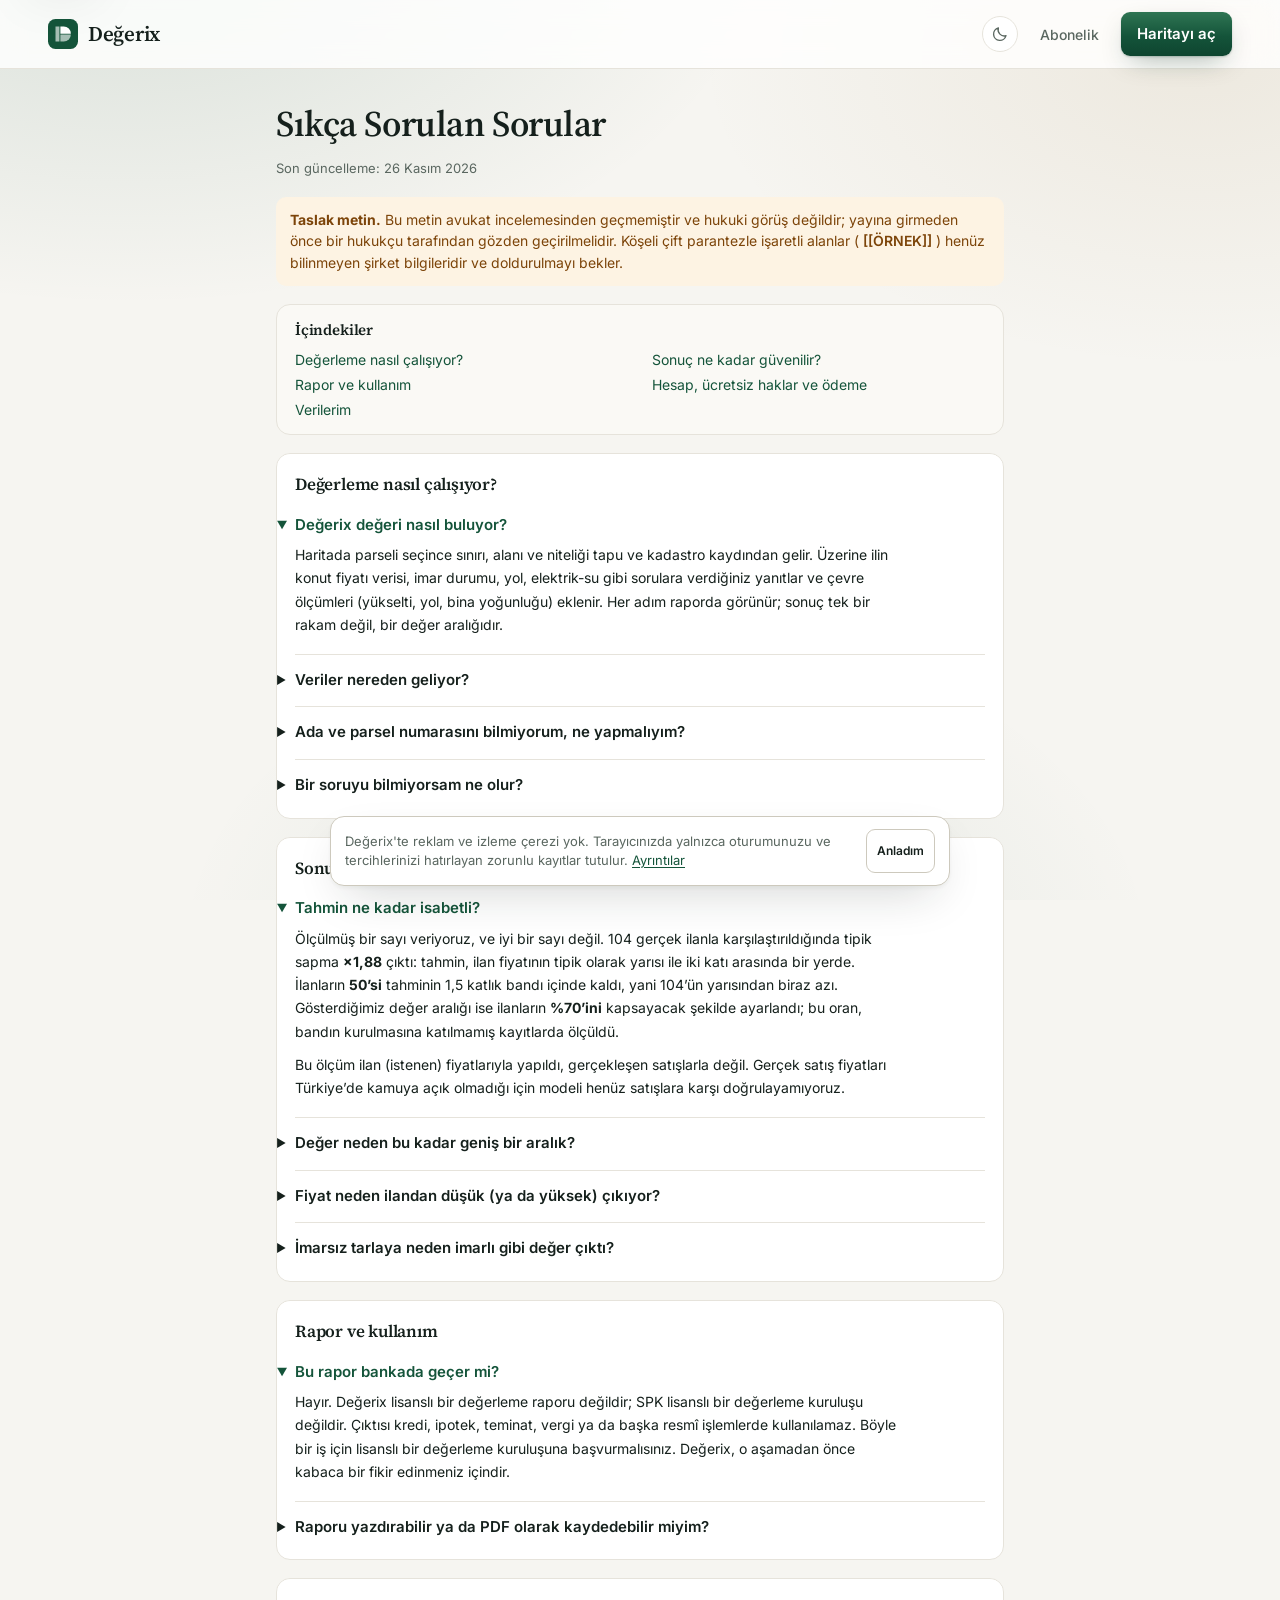
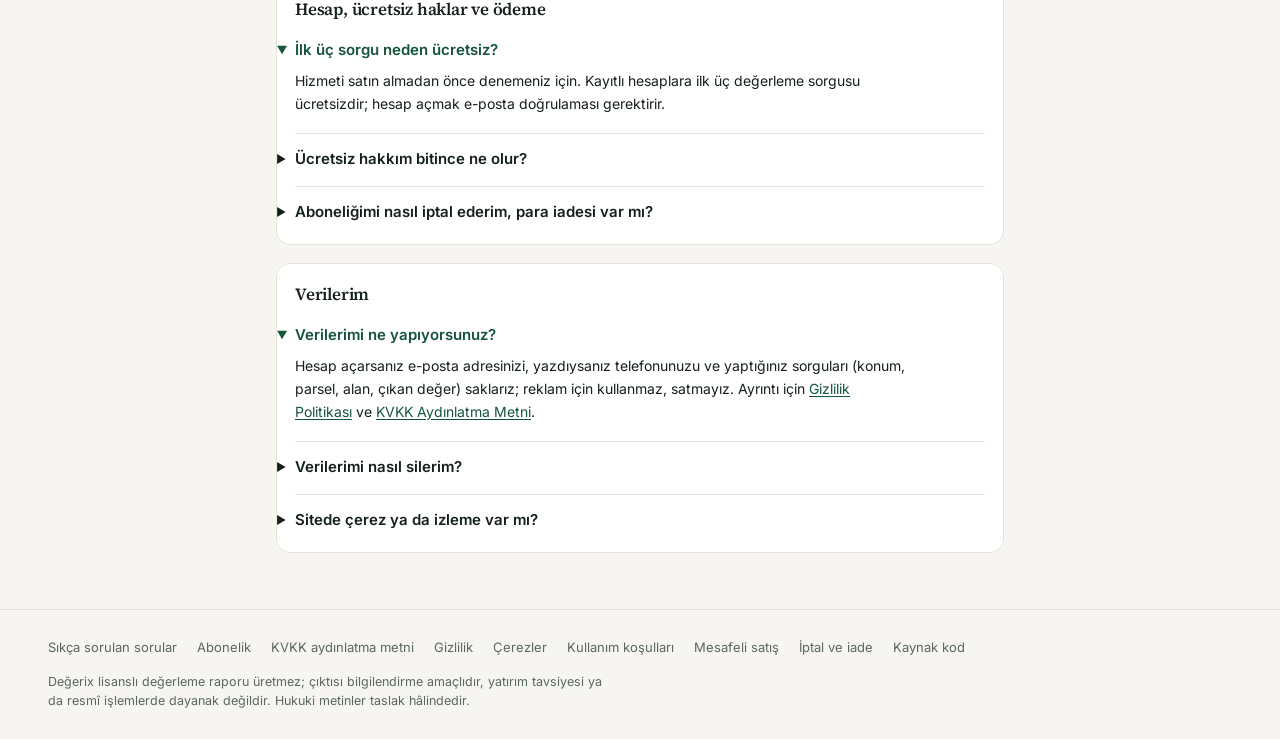
<file: static/sss.html>
<!doctype html>
<html lang="tr">
<head>
  <meta charset="utf-8">
  <script>
    /* Tema, ilk boyamadan ÖNCE. Bu iki satır gövdenin sonuna taşınırsa
       koyu tema seçmiş kullanıcı her sayfa geçişinde beyaz bir çakma görür. */
    try { var t = localStorage.getItem("degerix.tema"); if (t === "dark" || t === "light") document.documentElement.dataset.theme = t; } catch (e) {}
  </script>
  <meta name="viewport" content="width=device-width, initial-scale=1">
  <title>Değerix · Sıkça Sorulan Sorular</title>
  <meta name="description" content="Değerix değeri nasıl buluyor, ne kadar isabetli, banka kabul eder mi, ücretsiz haklar ve verilerinizin silinmesi hakkında sorular ve yanıtlar.">
  <meta name="theme-color" content="#14543a">
  <link rel="icon" href="data:image/svg+xml,%3Csvg xmlns='http://www.w3.org/2000/svg' viewBox='0 0 32 32'%3E%3Crect width='32' height='32' rx='8' fill='%2314543a'/%3E%3Cpath d='M8 8h4.2v16H8z' fill='%23fff' fill-opacity='.62'/%3E%3Cpath d='M13.2 8H16.8a7.6 7.6 0 0 1 7.6 7.6H13.2Z' fill='%23fff'/%3E%3Cpath d='M13.2 16.4H24.4A7.6 7.6 0 0 1 16.8 24H13.2Z' fill='%23fff' fill-opacity='.62'/%3E%3C/svg%3E">
  <link rel="preconnect" href="https://fonts.googleapis.com">
  <link rel="preconnect" href="https://fonts.gstatic.com" crossorigin>
  <link rel="stylesheet" href="https://fonts.googleapis.com/css2?family=Inter:wght@400;500;600;700&family=Source+Serif+4:opsz,wght@8..60,500..700&display=swap">
  <link rel="stylesheet" href="style.css">
  <link rel="stylesheet" href="sayfa.css">
</head>
<body class="sayfa-govde">
  <a class="atla" href="#icerik">İçeriğe atla</a>
  <header class="site-header">
    <a class="site-brand" href="./">
      <svg viewBox="0 0 32 32" width="32" height="32" aria-hidden="true" focusable="false">
        <rect width="32" height="32" rx="8" fill="currentColor"/>
        <path d="M8 8h4.2v16H8z" fill="#fff" fill-opacity=".62"/>
        <path d="M13.2 8H16.8a7.6 7.6 0 0 1 7.6 7.6H13.2Z" fill="#fff"/>
        <path d="M13.2 16.4H24.4A7.6 7.6 0 0 1 16.8 24H13.2Z" fill="#fff" fill-opacity=".62"/>
      </svg>
      Değerix
    </a>
    <nav class="site-nav" aria-label="Sayfa bölümleri">
      <button class="tema-dugmesi" id="temaDugmesi" type="button"
              aria-label="Koyu temaya geç" title="Koyu temaya geç"></button>
      <a href="abonelik.html">Abonelik</a>
      <a class="btn btn-primary" href="harita.html">Haritayı aç</a>
    </nav>
  </header>

  <main class="sayfa" id="icerik" tabindex="-1">
    <div class="sayfa-ust">
      <h1>Sıkça Sorulan Sorular</h1>
      <p class="son-guncelleme">Son güncelleme: 26 Kasım 2026</p>
    </div>
    <p class="taslak-uyari" role="note"><strong>Taslak metin.</strong> Bu metin avukat incelemesinden geçmemiştir ve hukuki görüş değildir; yayına girmeden önce bir hukukçu tarafından gözden geçirilmelidir. Köşeli çift parantezle işaretli alanlar (<span class="yt">[[ÖRNEK]]</span>) henüz bilinmeyen şirket bilgileridir ve doldurulmayı bekler.</p>
    <nav class="icindekiler" aria-label="İçindekiler">
      <h2>İçindekiler</h2>
      <ol>
        <li><a href="#yontem">Değerleme nasıl çalışıyor?</a></li>
        <li><a href="#isabet">Sonuç ne kadar güvenilir?</a></li>
        <li><a href="#kullanim">Rapor ve kullanım</a></li>
        <li><a href="#hesap">Hesap, ücretsiz haklar ve ödeme</a></li>
        <li><a href="#veri">Verilerim</a></li>
      </ol>
    </nav>
    <section class="kutu" id="yontem">
      <h2>Değerleme nasıl çalışıyor?</h2>
      <details class="soru" open>
        <summary>Değerix değeri nasıl buluyor?</summary>
        <div>
          <p>Haritada parseli seçince sınırı, alanı ve niteliği tapu ve kadastro kaydından gelir. Üzerine ilin konut fiyatı verisi, imar durumu, yol, elektrik-su gibi sorulara verdiğiniz yanıtlar ve çevre ölçümleri (yükselti, yol, bina yoğunluğu) eklenir. Her adım raporda görünür; sonuç tek bir rakam değil, bir değer aralığıdır.</p>
        </div>
      </details>
      <details class="soru">
        <summary>Veriler nereden geliyor?</summary>
        <div>
          <p>Parsel bilgisi TKGM’den, il düzeyinde konut fiyatları ve endeks TCMB EVDS’den, çevre bilgisi OpenStreetMap’ten, yükselti Open-Meteo’dan, yer arama Nominatim’den gelir. Hiçbir ilan sitesinden veri kopyalanmaz.</p>
        </div>
      </details>
      <details class="soru">
        <summary>Ada ve parsel numarasını bilmiyorum, ne yapmalıyım?</summary>
        <div>
          <p>Bilmeniz gerekmez: haritada parselin üzerine tıklamanız yeterli, ada ve parsel TKGM’den otomatik gelir. Numarayı biliyorsanız “Ada / parsel ile ara” seçeneğiyle il, ilçe, mahalle seçip doğrudan da bulabilirsiniz.</p>
        </div>
      </details>
      <details class="soru">
        <summary>Bir soruyu bilmiyorsam ne olur?</summary>
        <div>
          <p>“Bilmiyorum” diyebilirsiniz. Bu durumda Değerix uydurma bir varsayım yapıp kesinmiş gibi göstermez; değer aralığı o oranda genişler.</p>
        </div>
      </details>
    </section>
    <section class="kutu" id="isabet">
      <h2>Sonuç ne kadar güvenilir?</h2>
      <details class="soru" open>
        <summary>Tahmin ne kadar isabetli?</summary>
        <div>
          <p>Ölçülmüş bir sayı veriyoruz, ve iyi bir sayı değil. 104 gerçek ilanla karşılaştırıldığında tipik sapma <b>×1,88</b> çıktı: tahmin, ilan fiyatının tipik olarak yarısı ile iki katı arasında bir yerde. İlanların <b>50’si</b> tahminin 1,5 katlık bandı içinde kaldı, yani 104’ün yarısından biraz azı. Gösterdiğimiz değer aralığı ise ilanların <b>%70’ini</b> kapsayacak şekilde ayarlandı; bu oran, bandın kurulmasına katılmamış kayıtlarda ölçüldü.</p><p>Bu ölçüm ilan (istenen) fiyatlarıyla yapıldı, gerçekleşen satışlarla değil. Gerçek satış fiyatları Türkiye’de kamuya açık olmadığı için modeli henüz satışlara karşı doğrulayamıyoruz.</p>
        </div>
      </details>
      <details class="soru">
        <summary>Değer neden bu kadar geniş bir aralık?</summary>
        <div>
          <p>Çünkü gerçek belirsizlik o kadar geniş. Aralığın genişliği ölçülen hataya göre belirlenir ve imar durumuna göre değişir: imarsız arazide daha geniş, imarlı arsada daha dardır. Dar bir aralık göstermek daha güven verici görünürdü ama ölçümün desteklemediği bir kesinlik olurdu. Emsal ilan girdikçe aralık daralır.</p>
        </div>
      </details>
      <details class="soru">
        <summary>Fiyat neden ilandan düşük (ya da yüksek) çıkıyor?</summary>
        <div>
          <p>İlan fiyatı satıcının istediği fiyattır, satış fiyatı değildir; pazarlık payı genelde düşer. Ayrıca model ilana değil resmî verilere dayanır, parselinizin ilanındaki özel niteliklerini (manzara, hisse, acil satış) bilemez. İlanı biliyorsanız emsal olarak girerseniz model onu hesaba katar.</p>
        </div>
      </details>
      <details class="soru">
        <summary>İmarsız tarlaya neden imarlı gibi değer çıktı?</summary>
        <div>
          <p>Büyük olasılıkla imar durumunu “imarlı” ya da “bilmiyorum” olarak yanıtladınız ya da parsel yerleşimin kenarında olduğu için imar beklentisi payı eklendi. Gösterilen imar durumu bir tahmindir; gerçeğini belediyeden öğrenmeniz gerekir. Yanıtınızı düzeltip yeniden sorgulayabilirsiniz.</p>
        </div>
      </details>
    </section>
    <section class="kutu" id="kullanim">
      <h2>Rapor ve kullanım</h2>
      <details class="soru" open>
        <summary>Bu rapor bankada geçer mi?</summary>
        <div>
          <p>Hayır. Değerix lisanslı bir değerleme raporu değildir; SPK lisanslı bir değerleme kuruluşu değildir. Çıktısı kredi, ipotek, teminat, vergi ya da başka resmî işlemlerde kullanılamaz. Böyle bir iş için lisanslı bir değerleme kuruluşuna başvurmalısınız. Değerix, o aşamadan önce kabaca bir fikir edinmeniz içindir.</p>
        </div>
      </details>
      <details class="soru">
        <summary>Raporu yazdırabilir ya da PDF olarak kaydedebilir miyim?</summary>
        <div>
          <p>Evet. Sonuç ekranındaki “Raporu yazdır / PDF” düğmesiyle çıktı alabilirsiniz. Raporun ön tahmin olduğu belirtilir.</p>
        </div>
      </details>
    </section>
    <section class="kutu" id="hesap">
      <h2>Hesap, ücretsiz haklar ve ödeme</h2>
      <details class="soru" open>
        <summary>İlk üç sorgu neden ücretsiz?</summary>
        <div>
          <p>Hizmeti satın almadan önce denemeniz için. Kayıtlı hesaplara ilk üç değerleme sorgusu ücretsizdir; hesap açmak e-posta doğrulaması gerektirir.</p>
        </div>
      </details>
      <details class="soru">
        <summary>Ücretsiz hakkım bitince ne olur?</summary>
        <div>
          <p>Yeni sorgu başlatamazsınız; daha önceki sorgularınızı ve geçmişinizi Hesabım sayfasında görmeye devam edersiniz. Devam etmek için paket ya da abonelik satın alabilirsiniz. Fiyatlar henüz açıklanmadı; açıklandığında <a href="abonelik.html">Abonelik</a> sayfasında yer alacak.</p>
        </div>
      </details>
      <details class="soru">
        <summary>Aboneliğimi nasıl iptal ederim, para iadesi var mı?</summary>
        <div>
          <p>Koşullar <a href="iptal-iade.html">İptal ve İade Koşulları</a> sayfasında. Kısaca: iptal, yenilemeyi durdurur; kullanılmamış hak için on dört gün içinde cayma hakkınız vardır.</p>
        </div>
      </details>
    </section>
    <section class="kutu" id="veri">
      <h2>Verilerim</h2>
      <details class="soru" open>
        <summary>Verilerimi ne yapıyorsunuz?</summary>
        <div>
          <p>Hesap açarsanız e-posta adresinizi, yazdıysanız telefonunuzu ve yaptığınız sorguları (konum, parsel, alan, çıkan değer) saklarız; reklam için kullanmaz, satmayız. Ayrıntı için <a href="gizlilik.html">Gizlilik Politikası</a> ve <a href="kvkk.html">KVKK Aydınlatma Metni</a>.</p>
        </div>
      </details>
      <details class="soru">
        <summary>Verilerimi nasıl silerim?</summary>
        <div>
          <p><a href="hesabim.html">Hesabım</a> sayfasından sorgu geçmişinizi tek başına temizleyebilir ya da hesabınızı ve bağlı bütün kayıtları silebilirsiniz. Hesap silme geri alınamaz. Verinizin bir kopyasını da aynı sayfadan indirebilirsiniz.</p>
        </div>
      </details>
      <details class="soru">
        <summary>Sitede çerez ya da izleme var mı?</summary>
        <div>
          <p>Reklam ve izleme çerezi yok. Tarayıcıda yalnızca oturumunuzu ve tercihlerinizi hatırlayan zorunlu kayıtlar tutulur. Ayrıntı: <a href="cerez.html">Çerez Politikası</a>.</p>
        </div>
      </details>
    </section>
  </main>

  <footer class="site-footer">
    <nav class="footer-baglantilar" aria-label="Hukuki metinler ve yardım">
      <a href="sss.html">Sıkça sorulan sorular</a>
      <a href="abonelik.html">Abonelik</a>
      <a href="kvkk.html">KVKK aydınlatma metni</a>
      <a href="gizlilik.html">Gizlilik</a>
      <a href="cerez.html">Çerezler</a>
      <a href="kosullar.html">Kullanım koşulları</a>
      <a href="mesafeli-satis.html">Mesafeli satış</a>
      <a href="iptal-iade.html">İptal ve iade</a>
      <a href="https://github.com/kayaal34/degerix">Kaynak kod</a>
    </nav>
    <p class="footer-not">Değerix lisanslı değerleme raporu üretmez; çıktısı bilgilendirme
      amaçlıdır, yatırım tavsiyesi ya da resmî işlemlerde dayanak değildir.
      Hukuki metinler taslak hâlindedir.</p>
  </footer>
  <script src="tema.js"></script>
  <script src="cerez.js"></script>
</body>
</html>
</file>
<file: static/style.css>
/* ---------- Tasarım belirteçleri ---------- */
/*
 * İki katman var ve ayrı durmaları önemli:
 *
 *   1. RAMPALAR (--kagit-*, --yesil-*, --pirinc-*): ham renkler. Temadan
 *      bağımsız, hiç değişmez. Bileşenler bunları DOĞRUDAN kullanmaz.
 *   2. ANLAM belirteçleri (--bg, --surface, --ink, --brand …): "bu renk ne
 *      işe yarıyor". Bileşenler yalnızca bunları kullanır.
 *
 * Koyu tema bu yüzden tek blokta yapılabiliyor: ikinci katman yeniden
 * eşleniyor, bileşenlerin tek satırı değişmiyor. Bileşen doğrudan rampadan
 * renk alırsa koyu temada yanlış kalır — o yüzden kural: rampa adı yalnızca
 * bu blokta geçer.
 */

:root {
  color-scheme: light;

  /* --- Rampalar --- */

  /* Kağıt: nötr gri değil, hafif sıcak. Yeşille yan yana soğuk durmuyor ve
     ekranda basılı rapor hissi veriyor. */
  --kagit-50:  #fdfcfa;
  --kagit-100: #faf9f5;
  --kagit-200: #f6f5f1;
  --kagit-300: #ebe9e2;
  --kagit-400: #e6e3db;
  --kagit-500: #cdc9bd;
  --kagit-600: #a8a397;
  --kagit-700: #6f6a60;
  --kagit-800: #3a403b;
  --kagit-900: #252b27;
  --kagit-950: #15201c;
  --kagit-990: #0e1512;

  /* Herdemyeşil */
  --yesil-50:  #eef5f1;
  --yesil-100: #e8f0ea;
  --yesil-200: #c9ded2;
  --yesil-300: #9bc3ae;
  --yesil-400: #5e9a7a;
  --yesil-500: #2f7553;
  --yesil-600: #14543a;
  --yesil-700: #0e4530;
  --yesil-800: #0a3323;
  --yesil-900: #072419;

  /* Pirinç. Az yerde kullanılır: ince çizgiler, göz üstü etiket, seçim.
     Her yere sürülen altın premium değil, ucuz görünür. */
  --pirinc-200: #f6f0e3;
  --pirinc-300: #e3cfa4;
  --pirinc-400: #c9a763;
  --pirinc-500: #b4904a;
  --pirinc-600: #8a6a30;
  --pirinc-700: #6d5324;

  /* --- Anlam: yüzeyler ve yazı --- */

  --bg: var(--kagit-200);
  --surface: #ffffff;
  --surface-2: var(--kagit-100);
  --surface-3: var(--kagit-300);
  --ink: var(--kagit-950);
  --ink-2: var(--kagit-800);
  --muted: #5a6760;
  --line: var(--kagit-400);
  --line-strong: var(--kagit-500);

  /* --- Anlam: marka --- */

  --brand: var(--yesil-600);
  --brand-light: var(--yesil-500);   /* gradyanın açık ucu */
  --brand-hover: var(--yesil-700);
  --brand-deep: var(--yesil-800);
  --brand-soft: var(--yesil-100);
  --brand-ring: rgb(20 84 58 / 14%);
  --on-brand: #ffffff;
  --on-brand-line: rgb(255 255 255 / 18%);
  --on-brand-soft: rgb(255 255 255 / 14%);

  /* --accent yazı rengi olarak kullanılıyor; zemininde en az 4,5:1 olmalı.
     --accent-bright yalnız koyu zeminde, süs olarak. */
  --accent: var(--pirinc-600);
  --accent-bright: var(--pirinc-500);
  --accent-soft: var(--pirinc-200);

  /* --- Anlam: durum --- */

  --up: #1a7246;
  --down: #a93f28;
  --warn-bg: #fdf3e3;
  --warn-ink: #7c4409;
  --error-bg: #fcebe8;
  --error-ink: #92291c;

  --status-auction-bg: #f8e9dc;
  --status-auction-ink: #85380f;
  --status-removed-bg: #ecebe7;
  --status-removed-ink: #585d65;

  /* --- Anlam: harita --- */

  --map-bg: #e9eae5;
  --map-label: #122f26;
  --map-halo: #ffffff;
  --map-tiles: none;               /* koyu temada karolara filtre uygulanır */
  /* Camlaşan yüzeyler (üst çubuk, harita atıfı). Koyu temada beyaz bir
     örtü yerine koyu bir örtü olmalı, yoksa çubuk sayfadan AÇIK kalıyor. */
  --cam: rgb(255 255 255 / 82%);
  --cam-hafif: rgb(255 255 255 / 78%);
  --perde: rgb(14 22 18 / 52%);
  --isaretci-halka: rgb(10 51 35 / 55%);
  /* Türkiye haritasının il renkleri: beş kademe, JS buradan okuyor */
  --il-0: #eceae4;
  --il-1: #e8f0ea;
  --il-2: #c3ddcd;
  --il-3: #8fbfa4;
  --il-4: #4e8f6c;
  --il-5: #14543a;
  --il-cizgi: #ffffff;
  --paper: #ffffff;
  --parcel: #e8590c;               /* app.js MAP_COLORS.parcel ile aynı tut */

  /* --- Boşluk ölçeği --- */
  /* Dörtlü taban. Gözle seçilmiş px değerleri yerine ölçek: aynı sayfada
     13px ile 14px boşluğun yan yana durması, tek tek bakınca fark
     edilmiyor ama bütünde dağınık görünüyor. */
  --sp-1: 4px;
  --sp-2: 8px;
  --sp-3: 12px;
  --sp-4: 16px;
  --sp-5: 20px;
  --sp-6: 24px;
  --sp-8: 32px;
  --sp-10: 40px;
  --sp-12: 48px;
  --sp-16: 64px;

  /* --- Tipografi ölçeği --- */
  --fs-xs: 12px;
  --fs-sm: 13px;
  --fs-md: 14px;
  --fs-base: 15px;
  --fs-lg: 16px;
  --fs-xl: clamp(18px, 1.4vw, 20px);
  --fs-2xl: clamp(21px, 2vw, 24px);
  --fs-3xl: clamp(26px, 3.4vw, 34px);
  --fs-4xl: clamp(32px, 5vw, 52px);

  /* İki H1 ölçüsü. Denetim altı farklı boyut saydı (56/54/48/36/32/23);
     her biri kendi sayfasında makul ama yan yana konunca ürün tek bir
     sistemden çıkmamış gibi duruyor.
       --fs-h1-giris : yalnız ana sayfanın kahraman başlığı
       --fs-h1       : diğer bütün sayfalar */
  --fs-h1-giris: clamp(34px, 5.2vw, 56px);
  --fs-h1: clamp(26px, 3.4vw, 36px);

  /* Üç kolon genişliği, üçü de adlandırılmış. Önceki hâlde 728, 948, 960,
     1080 ve 1120 vardı ve hangisinin neden o olduğu hiçbir yerde yazmıyordu.
       --kolon-metin : uzun metin okunan sayfalar (yasal metinler, hesabım)
       --kolon-rapor : kart ızgarası olan rapor sayfası
       --kolon-genis : iki sütunlu yerleşimler */
  --kolon-metin: 760px;
  --kolon-rapor: 980px;
  --kolon-genis: 1120px;

  /* --- Köşeler --- */
  --radius-sm: 9px;
  --radius-md: 14px;
  --radius-lg: 18px;
  --radius-xl: 24px;
  --radius: var(--radius-md);
  --radius-pill: 999px;

  /* --- Yükselti --- */
  /* Gölgeler griye değil mürekkebe çalıyor; her biri iki katman:
     temas (dar, koyu) + yayılım (geniş, soluk). Tek katmanlı gölge
     "yapışkan etiket" gibi durur. */
  --shadow-sm: 0 1px 2px rgb(21 32 28 / 7%);
  --shadow: 0 1px 2px rgb(21 32 28 / 5%), 0 8px 24px -8px rgb(21 32 28 / 13%);
  --shadow-lg: 0 2px 4px rgb(21 32 28 / 5%), 0 18px 48px -16px rgb(21 32 28 / 22%);
  --shadow-xl: 0 4px 8px rgb(21 32 28 / 6%), 0 32px 72px -24px rgb(21 32 28 / 28%);
  --shadow-sticky: 0 6px 14px -10px rgb(21 32 28 / 34%);
  --shadow-brand: 0 1px 2px rgb(10 51 35 / 22%), 0 10px 28px -10px rgb(10 51 35 / 42%);

  /* stroke rengi --muted ile aynı; url() içinde var() çalışmaz */
  --icon-chevron: url("data:image/svg+xml,%3Csvg xmlns='http://www.w3.org/2000/svg' viewBox='0 0 12 8'%3E%3Cpath d='m1 1.5 5 5 5-5' fill='none' stroke='%235a6760' stroke-width='1.6' stroke-linecap='round'/%3E%3C/svg%3E");

  /* --- Hareket --- */
  --dur-1: 120ms;
  --dur-2: 200ms;
  --dur-3: 320ms;
  --dur-4: 520ms;
  --stagger: 40ms;
  --ease-out: cubic-bezier(0.22, 1, 0.36, 1);
  --ease-in: cubic-bezier(0.4, 0, 1, 1);
  --ease-in-out: cubic-bezier(0.65, 0, 0.35, 1);
  /* Hafif geri tepmeli: yalnızca kullanıcının dokunduğu şeyde (düğme,
     açılan kart). Veri gösteren hiçbir yerde kullanılmaz — oynayan bir
     rakam, oynamayan bir rakamdan daha az güven verir. */
  --ease-spring: cubic-bezier(0.34, 1.56, 0.64, 1);

  /* --- Yazı tipleri --- */
  /* Başlıklarda serif, arayüzde sans. Değerleme işinin dili basılı rapora
     yakın; sayılar her yerde tabular. */
  --font: "Inter", system-ui, -apple-system, "Segoe UI", Roboto, sans-serif;
  --font-display: "Source Serif 4", "Iowan Old Style", Georgia, serif;
}

/* ---------- Koyu tema ---------- */
/*
 * Yalnızca anlam katmanı yeniden eşleniyor. Üç kural:
 *
 *   - Koyu temada saf siyah yok. #000 üstünde beyaz yazı titrer (halation)
 *     ve gölge görünmez; yüzey ayrımı kaybolur. Taban --kagit-990.
 *   - Yüzey yükseldikçe AÇILIR, gölge koyu temada iş görmez. Açık temada
 *     kart gölgeyle, koyu temada tonla ayrılır.
 *   - Marka yeşili koyu zeminde okunmaz; doygunluğu düşürülüp açılıyor.
 *     Aynı renk iki temada aynı iş görmez.
 */
@media (prefers-color-scheme: dark) {
  :root:not([data-theme="light"]) { color-scheme: dark; }
  :root:not([data-theme="light"]) { --tema-koyu: 1; }
}
:root[data-theme="dark"] { color-scheme: dark; --tema-koyu: 1; }

@media (prefers-color-scheme: dark) {
  :root:not([data-theme="light"]) {
    --bg: var(--kagit-990);
    --surface: #141b18;
    --surface-2: #1a221e;
    --surface-3: #222b26;
    --ink: #eef1ee;
    --ink-2: #c8cfca;
    --muted: #96a09a;
    --line: #273029;
    --line-strong: #3a453e;

    --brand: #5aa37c;
    --brand-light: #6fb68e;
    --brand-hover: #4a8e6a;
    --brand-deep: #0e4530;
    --brand-soft: #16271f;
    --brand-ring: rgb(90 163 124 / 22%);
    --on-brand: #06120d;

    --accent: var(--pirinc-400);
    --accent-bright: var(--pirinc-300);
    --accent-soft: #2a2317;

    --up: #5cc08b;
    --down: #e0785f;
    --warn-bg: #2b2114;
    --warn-ink: #e8c08a;
    --error-bg: #2d1917;
    --error-ink: #f0a197;

    --status-auction-bg: #2e1f14;
    --status-auction-ink: #e5b084;
    --status-removed-bg: #22262a;
    --status-removed-ink: #9aa3ac;

    --map-bg: #101613;
    --map-label: #dfe8e3;
    --map-halo: #0e1512;
    --paper: #141b18;
  --cam: rgb(20 27 24 / 82%);
  --cam-hafif: rgb(14 21 18 / 78%);
  --perde: rgb(4 8 6 / 68%);
  --isaretci-halka: rgb(0 0 0 / 55%);
  /* Koyu zeminde açık temanın soluk yeşilleri parlayan bir leke oluyor:
     ölçek aşağı çekiliyor ve çizgiler beyaz değil koyu. */
  --il-0: #1d2320;
  --il-1: #203029;
  --il-2: #2b4a3a;
  --il-3: #3c6d52;
  --il-4: #52936e;
  --il-5: #7bc096;
  --il-cizgi: #0e1512;
    --cam: rgb(20 27 24 / 82%);
    --cam-hafif: rgb(14 21 18 / 78%);
    --perde: rgb(4 8 6 / 68%);
    --isaretci-halka: rgb(0 0 0 / 55%);
    /* Koyu zeminde açık temanın soluk yeşilleri parlayan bir leke oluyor:
       ölçek aşağı çekiliyor ve çizgiler beyaz değil koyu. */
    --il-0: #1d2320;
    --il-1: #203029;
    --il-2: #2b4a3a;
    --il-3: #3c6d52;
    --il-4: #52936e;
    --il-5: #7bc096;
    --il-cizgi: #0e1512;

    --icon-chevron: url("data:image/svg+xml,%3Csvg xmlns='http://www.w3.org/2000/svg' viewBox='0 0 12 8'%3E%3Cpath d='m1 1.5 5 5 5-5' fill='none' stroke='%2396a09a' stroke-width='1.6' stroke-linecap='round'/%3E%3C/svg%3E");

    /* Gölge yerine tonla ayırmak koyu temada daha okunur; yine de derinlik
       için çok soluk bir siyah kalıyor. */
    --shadow-sm: 0 1px 2px rgb(0 0 0 / 30%);
    --shadow: 0 1px 2px rgb(0 0 0 / 25%), 0 8px 24px -8px rgb(0 0 0 / 45%);
    --shadow-lg: 0 2px 4px rgb(0 0 0 / 25%), 0 18px 48px -16px rgb(0 0 0 / 55%);
    --shadow-xl: 0 4px 8px rgb(0 0 0 / 30%), 0 32px 72px -24px rgb(0 0 0 / 60%);
    --shadow-brand: 0 1px 2px rgb(0 0 0 / 35%), 0 10px 28px -10px rgb(0 0 0 / 55%);
  }
}

/* Aynı bildirimler, işletim sistemi açık tema derken kullanıcı koyuyu
   seçtiğinde. İki blok birebir aynı olmak zorunda; tests/test_tema.py
   ikisini karşılaştırıyor, biri değişip diğeri kalırsa test kırılır. */
:root[data-theme="dark"] {
  --bg: var(--kagit-990);
  --surface: #141b18;
  --surface-2: #1a221e;
  --surface-3: #222b26;
  --ink: #eef1ee;
  --ink-2: #c8cfca;
  --muted: #96a09a;
  --line: #273029;
  --line-strong: #3a453e;

  --brand: #5aa37c;
  --brand-light: #6fb68e;
  --brand-hover: #4a8e6a;
  --brand-deep: #0e4530;
  --brand-soft: #16271f;
  --brand-ring: rgb(90 163 124 / 22%);
  --on-brand: #06120d;

  --accent: var(--pirinc-400);
  --accent-bright: var(--pirinc-300);
  --accent-soft: #2a2317;

  --up: #5cc08b;
  --down: #e0785f;
  --warn-bg: #2b2114;
  --warn-ink: #e8c08a;
  --error-bg: #2d1917;
  --error-ink: #f0a197;

  --status-auction-bg: #2e1f14;
  --status-auction-ink: #e5b084;
  --status-removed-bg: #22262a;
  --status-removed-ink: #9aa3ac;

  --map-bg: #101613;
  --map-label: #dfe8e3;
  --map-halo: #0e1512;
  --paper: #141b18;
  --cam: rgb(20 27 24 / 82%);
  --cam-hafif: rgb(14 21 18 / 78%);
  --perde: rgb(4 8 6 / 68%);
  --isaretci-halka: rgb(0 0 0 / 55%);
  /* Koyu zeminde açık temanın soluk yeşilleri parlayan bir leke oluyor:
     ölçek aşağı çekiliyor ve çizgiler beyaz değil koyu. */
  --il-0: #1d2320;
  --il-1: #203029;
  --il-2: #2b4a3a;
  --il-3: #3c6d52;
  --il-4: #52936e;
  --il-5: #7bc096;
  --il-cizgi: #0e1512;

  --icon-chevron: url("data:image/svg+xml,%3Csvg xmlns='http://www.w3.org/2000/svg' viewBox='0 0 12 8'%3E%3Cpath d='m1 1.5 5 5 5-5' fill='none' stroke='%2396a09a' stroke-width='1.6' stroke-linecap='round'/%3E%3C/svg%3E");

  /* Gölge yerine tonla ayırmak koyu temada daha okunur; yine de derinlik
     için çok soluk bir siyah kalıyor. */
  --shadow-sm: 0 1px 2px rgb(0 0 0 / 30%);
  --shadow: 0 1px 2px rgb(0 0 0 / 25%), 0 8px 24px -8px rgb(0 0 0 / 45%);
  --shadow-lg: 0 2px 4px rgb(0 0 0 / 25%), 0 18px 48px -16px rgb(0 0 0 / 55%);
  --shadow-xl: 0 4px 8px rgb(0 0 0 / 30%), 0 32px 72px -24px rgb(0 0 0 / 60%);
  --shadow-brand: 0 1px 2px rgb(0 0 0 / 35%), 0 10px 28px -10px rgb(0 0 0 / 55%);
}

/* ---------- Temel ---------- */

*, *::before, *::after { box-sizing: border-box; }
[hidden] { display: none !important; }

html, body { height: 100%; margin: 0; }
body {
  background: var(--bg);
  color: var(--ink);
  font: 15px/1.5 var(--font);
  -webkit-font-smoothing: antialiased;
}

button, input, select { font: inherit; color: inherit; }

/* Temel bağlantı rengi. Bu kural yokken ornek-rapor ve 404 gibi kendi
   bağlantı stili tanımlamayan sayfalarda tarayıcının mor varsayılanı
   çıkıyordu — tek bir sayfanın başka bir siteden gelmiş gibi durmasına
   yetiyor. */
a { color: var(--brand); text-underline-offset: 2px; }
a:hover { color: var(--brand-hover); }

/* Düğme bir bağlantı olabilir ama bağlantı gibi görünmemeli: .btn
   sınıfı taşıyan <a>'larda tarayıcının alt çizgisi kalıyordu. */
.btn, .btn:hover { text-decoration: none; }
:focus-visible { outline: 2px solid var(--brand); outline-offset: 2px; }

/* ---------- Yerleşim ---------- */

.app {
  display: grid;
  grid-template-columns: 420px 1fr;
  height: 100vh;
  height: 100dvh;
}

.panel {
  display: flex;
  flex-direction: column;
  gap: 20px;
  padding: 22px 24px;
  overflow-y: auto;
  scrollbar-width: thin;
  scrollbar-color: var(--line-strong) transparent;
  scrollbar-gutter: stable;
  background: var(--surface);
  border-right: 1px solid var(--line);
}

.map-wrap { position: relative; min-height: 0; }
#map { position: absolute; inset: 0; background: var(--map-bg); }

/* ---------- Marka ---------- */

.brand { display: flex; align-items: center; gap: 12px; }
.brand-mark { width: 32px; height: 32px; color: var(--brand); flex: none; }
.brand h1 { margin: 0; font-family: var(--font-display); font-size: 23px; font-weight: 600; letter-spacing: -0.015em; line-height: 1.1; }
.brand h1 a { color: inherit; text-decoration: none; }
.brand p { margin: 0; font-size: 12px; font-weight: 500; color: var(--muted); }

/* ---------- Sekmeler ---------- */

.tabs {
  display: grid;
  grid-template-columns: repeat(3, 1fr);
  padding: 3px;
  background: var(--surface-2);
  border: 1px solid var(--line);
  border-radius: var(--radius-sm);
}
.tab {
  padding: 8px;
  border: 0;
  border-radius: var(--radius-sm);
  background: transparent;
  color: var(--muted);
  font-size: 14px;
  font-weight: 500;
  cursor: pointer;
}
.tab:hover { color: var(--ink); }
.tab.is-active { background: var(--surface); color: var(--ink); box-shadow: var(--shadow-sm); }

/* ---------- Ortak bileşenler ---------- */

.form-grid { display: grid; grid-template-columns: 1fr 1fr; gap: 12px; }
.span-2 { grid-column: span 2; }

.field { display: flex; flex-direction: column; gap: 6px; min-width: 0; }
.field > span { font-size: 13px; font-weight: 500; color: var(--muted); }
.field small { color: var(--muted); font-size: 12px; }

.field input,
.field select,
.search input {
  width: 100%;
  min-height: 44px;
  padding: 8px 12px;
  background: var(--surface);
  border: 1px solid var(--line-strong);
  border-radius: var(--radius-sm);
  font-size: 15px;
  transition: border-color var(--dur-1) var(--ease-out), box-shadow var(--dur-1) var(--ease-out);
}
.field input::placeholder, .search input::placeholder { color: var(--muted); opacity: 1; }
.field input:focus-visible,
.field select:focus-visible,
.search input:focus-visible {
  outline: none;
  border-color: var(--brand);
  box-shadow: 0 0 0 3px var(--brand-soft);
}
.field select {
  appearance: none;
  padding-right: 34px;
  background-image: var(--icon-chevron);
  background-repeat: no-repeat;
  background-position: right 12px center;
  background-size: 12px 8px;
}
.field select:disabled { background-color: var(--surface-2); color: var(--muted); }

.btn {
  display: inline-flex;
  align-items: center;
  justify-content: center;
  gap: 8px;
  min-height: 44px;
  padding: 10px 16px;
  border: 1px solid transparent;
  border-radius: var(--radius-sm);
  font-size: 15px;
  font-weight: 600;
  cursor: pointer;
  transition: background-color var(--dur-1) var(--ease-out), border-color var(--dur-1) var(--ease-out), box-shadow var(--dur-1) var(--ease-out), transform var(--dur-1) var(--ease-out);
}
.btn:active { transform: scale(.98); }
.btn:disabled { opacity: .5; cursor: not-allowed; }
.btn-primary {
  background: linear-gradient(180deg, var(--brand) 0%, var(--brand-hover) 100%);
  color: var(--on-brand);
  box-shadow: var(--shadow-brand);
}
.btn-primary:hover { background: linear-gradient(180deg, var(--brand-hover) 0%, var(--brand-deep) 100%); }
.btn-ghost { border: 1px solid var(--line-strong); font-weight: 600; background: var(--surface); }
.btn-ghost:hover { border-color: var(--brand); color: var(--brand); }
.btn-locate { display: flex; align-items: center; justify-content: center; gap: 8px; width: 100%; margin-top: 10px; }

.mobile-only { display: none; }

.link-button { padding: 0; border: 0; background: none; color: var(--brand); font-size: 13px; font-weight: 600; cursor: pointer; }
.link-button:hover { text-decoration: underline; }

.hint { margin: 10px 0 0; font-size: 13px; color: var(--muted); }

.badge {
  flex: none;
  padding: 3px 8px;
  border-radius: var(--radius-pill);
  background: var(--brand-soft);
  color: var(--brand);
  font-size: 12px;
  font-weight: 600;
  white-space: nowrap;
}
.badge[data-source="osm"] { background: var(--warn-bg); color: var(--warn-ink); }

.status-badge {
  flex: none;
  padding: 2px 8px;
  border-radius: var(--radius-pill);
  background: var(--surface-2);
  color: var(--muted);
  font-size: 12px;
  font-weight: 600;
  line-height: 1.5;
  white-space: nowrap;
}
.status-badge[data-status="auction"] { background: var(--status-auction-bg); color: var(--status-auction-ink); }
.status-badge[data-status="active"] { background: var(--brand-soft); color: var(--brand); }
.status-badge[data-status="reduced"] { background: var(--warn-bg); color: var(--warn-ink); }
.status-badge[data-status="removed"],
.status-badge[data-status="other"] { background: var(--status-removed-bg); color: var(--status-removed-ink); }

.alert, .note { margin: 0; padding: 10px 14px; border-radius: var(--radius-sm); font-size: 14px; }
.alert { background: var(--error-bg); color: var(--error-ink); }
.note { margin-top: 12px; background: var(--warn-bg); color: var(--warn-ink); }
/* flex/grid boşluğu zaten var */
.result-output > .note, .comparables .note { margin-top: 0; }

.disclosure > summary { font-size: 14px; font-weight: 600; cursor: pointer; }

.empty-card {
  display: grid;
  gap: 6px;
  justify-items: start;
  padding: 16px;
  background: var(--surface-2);
  border: 1px dashed var(--line-strong);
  border-radius: var(--radius-md);
}
.empty-card b { font-size: 14px; font-weight: 600; }
.empty-card p { margin: 0; font-size: 13px; color: var(--muted); }
.empty-card .btn { margin-top: 6px; }

.spinner {
  width: 14px;
  height: 14px;
  flex: none;
  border: 2px solid var(--brand-soft);
  border-top-color: var(--brand);
  border-radius: 50%;
  animation: spin 0.7s linear infinite;
}
@keyframes spin { to { transform: rotate(360deg); } }

/* ---------- Arama ---------- */

.search { position: relative; }
.search-icon {
  position: absolute;
  top: 50%;
  left: 12px;
  width: 18px;
  height: 18px;
  color: var(--muted);
  transform: translateY(-50%);
  pointer-events: none;
}
.search input { padding-left: 38px; }

.search-results {
  position: absolute;
  z-index: 20;
  top: calc(100% + 6px);
  left: 0;
  right: 0;
  max-height: 290px;
  margin: 0;
  padding: 4px;
  overflow-y: auto;
  list-style: none;
  background: var(--surface);
  border: 1px solid var(--line);
  border-radius: var(--radius-sm);
  box-shadow: var(--shadow);
}
.search-results button {
  display: block;
  width: 100%;
  padding: 8px 10px;
  border: 0;
  border-radius: var(--radius-sm);
  background: transparent;
  font-size: 14px;
  text-align: left;
  cursor: pointer;
}
.search-results button:hover,
.search-results button:focus-visible { background: var(--surface-2); outline: none; }
.search-empty { padding: 8px 10px; font-size: 14px; color: var(--muted); }

/* ---------- Başlangıç adımları ---------- */

.steps { display: grid; gap: 16px; margin: 4px 0 0; padding: 0; list-style: none; counter-reset: step; }
.steps li { display: grid; grid-template-columns: 28px 1fr; column-gap: 12px; counter-increment: step; }
.steps li::before {
  content: counter(step);
  grid-row: span 2;
  display: grid;
  place-items: center;
  width: 28px;
  height: 28px;
  border-radius: 50%;
  background: var(--brand-soft);
  color: var(--brand);
  font-size: 13px;
  font-weight: 600;
}
.steps b { font-size: 14px; font-weight: 600; }
.steps span { font-size: 13px; color: var(--muted); }

/* ---------- Parsel başlığı ---------- */

.parcel-head { display: flex; align-items: flex-start; justify-content: space-between; gap: 12px; }
.parcel h2 { margin: 0; font-size: 18px; line-height: 1.3; letter-spacing: -0.01em; }
.parcel p { margin: 2px 0 0; font-size: 14px; color: var(--muted); }

.parcel-meta { display: grid; grid-template-columns: 1fr 1fr; gap: 10px; margin: 14px 0 0; }
.parcel-meta div { min-width: 0; padding: 8px 12px; background: var(--surface-2); border-radius: var(--radius-sm); }
.parcel-meta dt { font-size: 12px; color: var(--muted); }
.parcel-meta dd { margin: 0; overflow-wrap: anywhere; font-size: 14px; font-weight: 600; }

/* ---------- Kayıt kartları ve yakındaki ilanlar ---------- */

.archive-list { display: grid; gap: 8px; }
.archive-list:empty { display: none; }
.parcel .archive-list { margin-block: 8px; }

.archive-item {
  display: grid;
  gap: 6px;
  padding: 16px;
  background: var(--surface);
  border: 1px solid var(--line);
  border-left: 3px solid var(--line-strong);
  border-radius: var(--radius-md);
}
.archive-item[data-status="auction"] { border-left-color: var(--status-auction-ink); }
.archive-item[data-status="active"] { border-left-color: var(--brand); }
.archive-item[data-status="reduced"] { border-left-color: var(--warn-ink); }
.archive-item[data-status="removed"],
.archive-item[data-status="other"] { border-left-color: var(--status-removed-ink); }
.archive-item p { margin: 0; }
.archive-item a { color: var(--brand); }

.archive-head { display: flex; align-items: flex-start; justify-content: space-between; gap: 10px; }
.archive-title { min-width: 0; font-size: 14px; font-weight: 600; line-height: 1.35; overflow-wrap: anywhere; }
.archive-place { font-size: 13px; color: var(--muted); }
.archive-price { display: flex; flex-wrap: wrap; align-items: baseline; gap: 4px 10px; font-variant-numeric: tabular-nums; }
.archive-amount { font-size: 18px; font-weight: 700; letter-spacing: -0.01em; }
.archive-unit { font-size: 13px; color: var(--muted); }
.archive-delta { padding: 1px 8px; border-radius: var(--radius-pill); background: var(--surface-2); color: var(--muted); font-size: 12px; font-weight: 600; }
.archive-delta[data-trend="down"] { background: var(--warn-bg); color: var(--warn-ink); }
.archive-meta { font-size: 12px; color: var(--muted); }
.archive-history { margin: 6px 0 0; padding: 0; list-style: none; font-size: 12px; color: var(--muted); font-variant-numeric: tabular-nums; }
.archive-actions { display: flex; flex-wrap: wrap; align-items: center; gap: 8px 14px; margin-top: 2px; font-size: 13px; }
.archive-actions:empty { display: none; }
.archive-actions .btn { min-height: 38px; padding: 8px 12px; font-size: 14px; }

.nearby-feed { margin-block: 16px; padding: 16px; border: 1px solid var(--line); border-radius: var(--radius-sm); }
.nearby-feed .form-grid,
.nearby-feed .archive-list,
.nearby-feed > .btn { margin-top: 12px; }

/* ---------- Arsa soruları ---------- */

.questions { display: grid; gap: 20px; padding: 16px; border: 1px solid var(--line); border-radius: var(--radius-md); }
.questions-head h3 { margin: 0; font-size: 15px; font-weight: 600; }
.questions-head p { margin: 2px 0 0; font-size: 13px; color: var(--muted); }

.question { min-width: 0; margin: 0; padding: 0; border: 0; }
.question.field { gap: 0; }
.question-label { display: block; margin-bottom: 8px; padding: 0; font-size: 14px; font-weight: 600; color: var(--ink); }
.question-help { margin: -4px 0 8px; font-size: 12px; color: var(--muted); }

.kaks-row { display: flex; align-items: center; gap: 12px; }
.kaks-row input { width: 110px; flex: none; }
.kaks-result { font-size: 13px; color: var(--muted); }

.field input.is-invalid { border-color: var(--down); box-shadow: 0 0 0 3px var(--error-bg); }

.choices { display: grid; grid-template-columns: repeat(3, 1fr); gap: 6px; }
.choices-4 { grid-template-columns: repeat(2, 1fr); }
.choices label { position: relative; min-width: 0; }
.choices input { position: absolute; inset: 0; margin: 0; opacity: 0; cursor: pointer; }
.choices span {
  display: flex;
  align-items: center;
  justify-content: center;
  min-height: 38px;
  padding: 6px 8px;
  background: var(--surface);
  border: 1px solid var(--line);
  border-radius: var(--radius-sm);
  font-size: 14px;
  text-align: center;
  transition: background-color var(--dur-1) var(--ease-out), border-color var(--dur-1) var(--ease-out), box-shadow var(--dur-1) var(--ease-out), transform var(--dur-1) var(--ease-out);
}
.choices label:active span { transform: scale(.98); }
.choices label:hover span { border-color: var(--line-strong); }
.choices input:checked + span { background: var(--brand-soft); border-color: var(--brand); color: var(--brand); font-weight: 600; }
.choices input:focus-visible + span { outline: 2px solid var(--brand); outline-offset: 2px; }

.share-field { margin-top: 10px; }
.olive-note { margin-top: 0; }

/* ---------- Değeri hesapla ---------- */

.result { display: flex; flex-direction: column; gap: 16px; scroll-margin-top: 12px; }
.calc-actions { display: grid; gap: 8px; }
.calc-actions p { margin: 0; font-size: 13px; color: var(--muted); text-align: center; }
.result-output { display: flex; flex-direction: column; gap: 16px; scroll-margin-top: 12px; }

/* ---------- Değer kartı ---------- */

.value {
  display: grid;
  gap: 2px;
  position: relative;
  overflow: hidden;
  padding: 22px 22px 20px;
  background: linear-gradient(152deg, var(--brand) 0%, var(--brand-deep) 100%);
  box-shadow: var(--shadow-brand);
  color: var(--on-brand);
  border-radius: var(--radius-lg);
}
/* Üstte ince pirinç çizgi: kartı "rapor başlığı" gibi kapatır. */
.value::before {
  content: "";
  position: absolute;
  inset: 0 0 auto;
  height: 2px;
  background: linear-gradient(90deg, transparent, var(--accent-bright) 22%, var(--accent-bright) 78%, transparent);
  opacity: .7;
}
.value.is-loading { opacity: 0.65; transition: opacity var(--dur-2) var(--ease-out) 150ms; }
.value-label {
  font-size: 12px;
  font-weight: 500;
  letter-spacing: 0.06em;
  text-transform: uppercase;
  opacity: 0.78;
}
.value-total {
  font-family: var(--font-display);
  font-size: 38px;
  font-weight: 600;
  line-height: 1.12;
  letter-spacing: -0.015em;
  font-variant-numeric: tabular-nums;
  overflow-wrap: anywhere;
}
.value-range { font-size: 14px; opacity: 0.9; }

/* Aralık şeridi: değerin bir nokta değil bant olduğunu tek bakışta söyler.
   Kart aralık üretemediğinde (.has-bar yoksa) hiç görünmez. */
.value-bar { display: none; }
.value.has-bar .value-bar {
  display: block;
  position: relative;
  height: 5px;
  margin: 12px 2px 4px;
  border-radius: var(--radius-pill);
  background: var(--on-brand-soft);
  animation: bar-open var(--dur-3) var(--ease-out) backwards 120ms;
}
.value-bar-mark {
  position: absolute;
  top: 50%;
  left: 50%;
  width: 11px;
  height: 11px;
  border-radius: 50%;
  background: var(--accent-bright);
  box-shadow: 0 0 0 3px var(--isaretci-halka);
  transform: translate(-50%, -50%);
  transition: left var(--dur-3) var(--ease-out);
}
@keyframes bar-open { from { transform: scaleX(.2); opacity: 0; } }
.value-share { margin-top: 6px; font-size: 14px; font-weight: 600; }
.value-foot {
  display: flex;
  align-items: center;
  justify-content: space-between;
  gap: 12px;
  margin-top: 12px;
  padding-top: 12px;
  border-top: 1px solid var(--on-brand-line);
  font-size: 14px;
  font-variant-numeric: tabular-nums;
}
.value-caveat {
  margin: 10px 0 0;
  padding-top: 10px;
  border-top: 1px solid var(--on-brand-line);
  font-size: 12px;
  line-height: 1.45;
  opacity: 0.9;
}

.confidence { padding: 3px 10px; border-radius: var(--radius-pill); background: var(--on-brand-soft); font-size: 12px; font-weight: 600; }
.confidence:empty { display: none; }
/* Alan yalnızca uyarı varken doluyor, o yüzden tek durum */
.confidence[data-level="genis"] { background: var(--warn-bg); color: var(--warn-ink); }

.accuracy { padding: 12px 14px; border: 1px solid var(--line); border-radius: var(--radius-md); }
.accuracy p { margin: 8px 0 0; font-size: 13px; color: var(--muted); }
.accuracy b { color: var(--ink); font-weight: 600; }

/* ---------- Satış senaryoları ---------- */

.scenarios h3 { margin: 0 0 8px; font-size: 14px; font-weight: 600; }
.scenarios ul { margin: 0; padding: 0; list-style: none; border: 1px solid var(--line); border-radius: var(--radius-md); overflow: hidden; }
.scenarios:has(ul:empty) { display: none; }
.scenario { display: flex; align-items: center; justify-content: space-between; gap: 12px; padding: 10px 14px; }
.scenario + .scenario { border-top: 1px solid var(--line); }
.scenario.is-market { background: var(--brand-soft); }
.scenario-text, .scenario-numbers { display: grid; min-width: 0; }
.scenario-numbers { text-align: right; font-variant-numeric: tabular-nums; white-space: nowrap; }
.scenario b { font-size: 14px; font-weight: 600; }
.scenario span { font-size: 12px; color: var(--muted); }

/* ---------- Emsaller ---------- */

.comparables { display: grid; gap: 10px; padding: 16px; border: 1px solid var(--line); border-radius: var(--radius-md); }
.comparables-head { display: flex; align-items: baseline; justify-content: space-between; gap: 12px; }
.comparables-head h3 { margin: 0; font-size: 15px; font-weight: 600; }
.comparables-note { margin: 0; font-size: 12px; color: var(--muted); }
.comparable-form { display: grid; grid-template-columns: 1fr 1fr; gap: 8px; align-items: end; }
.comparable-form .field:nth-of-type(3), .comparable-form button { grid-column: span 2; }
.comparable-list { display: grid; gap: 6px; margin: 0; padding: 0; list-style: none; }
.comparable-list:empty { display: none; }
.comparable { display: flex; align-items: center; justify-content: space-between; gap: 12px; padding: 8px 12px; background: var(--surface-2); border-radius: var(--radius-sm); }
.comparable-text { display: grid; font-variant-numeric: tabular-nums; }
.comparable-text b { font-size: 14px; }
.comparable-text span { font-size: 12px; color: var(--muted); }
.comparable-summary { margin: 0; padding: 8px 12px; background: var(--brand-soft); border-radius: var(--radius-sm); font-size: 13px; color: var(--brand); }

/* ---------- Bölge analizi ---------- */

.analysis { display: grid; gap: 12px; padding: 16px; border: 1px solid var(--line); border-radius: var(--radius-md); }
.analysis-head { display: flex; align-items: baseline; justify-content: space-between; gap: 8px; }
.analysis-head h3 { margin: 0; font-size: 15px; font-weight: 600; }
.analysis-source { font-size: 12px; color: var(--muted); white-space: nowrap; }
.analysis-stats { display: grid; gap: 10px; margin: 0; }
.analysis-stats div { display: grid; grid-template-columns: 1fr auto; column-gap: 12px; }
.analysis-stats dt { grid-column: 1; font-size: 13px; color: var(--muted); }
.analysis-stats dd { grid-column: 2; grid-row: 1 / span 2; align-self: center; margin: 0; font-size: 15px; font-weight: 600; text-align: right; font-variant-numeric: tabular-nums; }
.analysis-detail { grid-column: 1; font-size: 12px; color: var(--muted); }
.sparkline { width: 100%; height: 56px; }
.sparkline-line { fill: none; stroke: var(--brand); stroke-width: 2; vector-effect: non-scaling-stroke; }
.sparkline-area { fill: var(--brand-soft); }
.analysis-note { margin: 0; font-size: 12px; color: var(--muted); }

/* ---------- Hesap dökümü ---------- */

.breakdown summary { font-size: 14px; font-weight: 600; cursor: pointer; }
.breakdown ul { margin: 10px 0 0; padding: 0; list-style: none; border: 1px solid var(--line); border-radius: var(--radius-md); overflow: hidden; }
.breakdown ul:empty { display: none; }
.factor { display: flex; align-items: center; justify-content: space-between; gap: 12px; padding: 10px 14px; }
.factor + .factor { border-top: 1px solid var(--line); }
.factor-text { display: grid; min-width: 0; }
.factor-text b { font-size: 14px; font-weight: 600; }
.factor-text span { font-size: 13px; color: var(--muted); }
.factor-value { font-size: 14px; font-weight: 600; white-space: nowrap; font-variant-numeric: tabular-nums; }
.factor-value.up { color: var(--up); }
.factor-value.down { color: var(--down); }
.factor-total { background: var(--surface-2); }

/* ---------- Sonuç düğmeleri ve karşılaştırma ---------- */

.result-actions { display: grid; grid-template-columns: 1fr 1fr; gap: 8px; }
.result-actions .btn:disabled { opacity: 0.5; cursor: not-allowed; }

.compare-tray { display: grid; gap: 10px; padding: 16px; border: 1px solid var(--line); border-radius: var(--radius-md); }
.compare-head { display: flex; align-items: baseline; justify-content: space-between; gap: 12px; }
.compare-head h3 { margin: 0; font-size: 15px; font-weight: 600; }
.compare-scroll { overflow-x: auto; }
.compare-table { width: 100%; border-collapse: collapse; font-size: 13px; font-variant-numeric: tabular-nums; }
.compare-table th, .compare-table td { padding: 8px 8px; text-align: left; vertical-align: top; border-top: 1px solid var(--line); }
.compare-table tr:first-child > * { border-top: 0; }
.compare-table th[scope="row"] { color: var(--muted); font-weight: 500; white-space: nowrap; }
.compare-table td { min-width: 130px; font-weight: 600; }
.compare-table td.is-better { color: var(--up); }
.compare-note { margin: 0; font-size: 12px; color: var(--muted); }

/* ---------- Bölge keşfi ---------- */

.explore { display: grid; gap: 12px; }
.explore h2, .explore h3, .explore p { margin: 0; }
#tab-explore h2 { font-size: 18px; font-weight: 650; line-height: 1.25; }
#tab-explore h3 { font-size: 15px; font-weight: 650; line-height: 1.3; }
.explore a { color: var(--brand); }

.city-report {
  display: grid;
  gap: 6px;
  padding: 16px;
  background: var(--surface-2);
  border: 1px solid var(--line);
  border-radius: var(--radius-md);
}

.trend-history { display: grid; grid-template-columns: 1fr auto; font-variant-numeric: tabular-nums; }
.trend-history dd { margin: 0; }

.saved-list button { width: 100%; margin-bottom: 4px; text-align: left; justify-content: flex-start; }
.saved-list h4 { margin: 12px 0 6px; font-size: 13px; font-weight: 600; color: var(--muted); }

/* ---------- Harita üstü ---------- */

#map.leaflet-grab { cursor: crosshair; }
#map.leaflet-dragging .leaflet-grab { cursor: grabbing; }
.leaflet-control-layers,
.leaflet-bar { border: 0 !important; border-radius: 10px !important; box-shadow: var(--shadow) !important; }
.leaflet-bar a:first-child { border-radius: 10px 10px 0 0 !important; }
.leaflet-bar a:last-child { border-radius: 0 0 10px 10px !important; }

.basemap-toggle { display: flex; padding: 3px; background: var(--surface); border-radius: var(--radius-sm); box-shadow: var(--shadow); }
.basemap-toggle button {
  min-height: 36px;
  padding: 6px 16px;
  border: 0;
  border-radius: var(--radius-sm);
  background: transparent;
  color: var(--muted);
  font-size: 14px;
  font-weight: 600;
  cursor: pointer;
}
.basemap-toggle button:hover { color: var(--ink); }
.basemap-toggle button[aria-pressed="true"] { background: var(--brand); color: var(--on-brand); }

.map-status,
.map-hint {
  position: absolute;
  z-index: 800;
  left: 50%;
  display: flex;
  align-items: center;
  gap: 8px;
  max-width: calc(100% - 32px);
  padding: 8px 14px;
  background: var(--surface);
  border-radius: var(--radius-pill);
  box-shadow: var(--shadow);
  font-size: 14px;
  transform: translateX(-50%);
}
.map-status { top: 16px; }
.map-status[data-tone="error"] { background: var(--error-bg); color: var(--error-ink); }
.map-status:not([data-tone="loading"]) .spinner { display: none; }
.map-hint { bottom: 24px; pointer-events: none; font-weight: 500; }

.map-location {
  position: absolute;
  z-index: 700;
  top: 58px;
  left: 12px;
  max-width: calc(100% - 76px);
  padding: 8px 12px;
  overflow: hidden;
  background: var(--surface);
  border: 1px solid var(--line);
  border-radius: var(--radius-sm);
  box-shadow: var(--shadow);
  color: var(--ink);
  font-size: 13px;
  font-weight: 600;
  white-space: nowrap;
  text-overflow: ellipsis;
  pointer-events: none;
}

.leaflet-tooltip.area-label {
  padding: 0;
  background: transparent;
  border: 0;
  box-shadow: none;
  color: var(--map-label);
  font-size: 11px;
  font-weight: 600;
  text-shadow: 0 1px 2px var(--map-halo), 1px 0 2px var(--map-halo), -1px 0 2px var(--map-halo);
}

/* Leaflet kendi yazı tipini ve kontrol görünümünü dayatıyor; harita da
   ürünün bir parçası, varsayılan görünümüyle kalırsa gerisi boşa gider. */
.leaflet-container { font-family: var(--font); }

.leaflet-bar a,
.leaflet-bar a:hover {
  width: 34px;
  height: 34px;
  line-height: 34px;
  background: var(--surface);
  color: var(--brand);
  font-size: 19px;
  font-weight: 600;
  border-bottom-color: var(--line);
}
.leaflet-bar a:hover { background: var(--brand-soft); }
.leaflet-bar a.leaflet-disabled { background: var(--surface-2); color: var(--line-strong); }

/* Atıf şart, ama sayfanın en sesli öğesi olmasın. */
.leaflet-control-attribution {
  padding: 2px 8px;
  background: var(--cam-hafif);
  backdrop-filter: blur(6px);
  -webkit-backdrop-filter: blur(6px);
  border-radius: var(--radius-sm) 0 0 0;
  color: var(--muted);
  font-size: 10.5px;
}
.leaflet-control-attribution a { color: var(--muted); text-decoration: none; }
.leaflet-control-attribution a:hover { color: var(--ink); text-decoration: underline; }

.leaflet-popup-content-wrapper {
  padding: 4px;
  background: var(--surface);
  border: 1px solid var(--line);
  border-radius: var(--radius-md);
  box-shadow: var(--shadow-lg);
  color: var(--ink);
}
.leaflet-popup-tip { background: var(--surface); box-shadow: none; }
.leaflet-popup-close-button { color: var(--muted) !important; }
.leaflet-popup-close-button:hover { color: var(--ink) !important; }
.leaflet-popup-content { min-width: 220px; font-size: 13px; line-height: 1.5; }
.leaflet-popup-content .archive-item { padding: 0; border: 0; background: transparent; }

/* ---------- Alt bilgi ---------- */

.panel-foot { margin-top: auto; padding-top: 8px; font-size: 12px; color: var(--muted); }

/* ---------- Animasyon ---------- */
/* Yalnız transform/opacity. Girişler seçiciye yazılır (hidden'dan çıkınca kendiliğinden başlar), çıkışlar anlıktır. */

@keyframes rise { from { opacity: 0; transform: translateY(6px); } }
@keyframes fade { from { opacity: 0; } }
@keyframes pop  { from { opacity: 0; transform: scale(.97); } }
@keyframes notice-in  { from { opacity: 0; transform: translate(-50%, -6px); } }
@keyframes notice-out { to   { opacity: 0; transform: translate(-50%, -6px); } }

#tab-map, #tab-number, #tab-explore { animation: rise var(--dur-2) var(--ease-out) backwards; }
#result { animation: rise var(--dur-3) var(--ease-out) backwards; }
#resultOutput { animation: rise var(--dur-3) var(--ease-out) backwards; }
.value.is-updated .value-total { animation: pop var(--dur-2) var(--ease-out); }
.map-status, .map-hint { animation: notice-in var(--dur-2) var(--ease-out) backwards; }
.map-status.is-leaving { animation: notice-out var(--dur-1) var(--ease-in) forwards; }
.archive-item, .empty-card { animation: rise var(--dur-2) var(--ease-out) backwards; }
#archiveList > :nth-child(1), #feedRows > :nth-child(1) { animation-delay: 0ms; }
#archiveList > :nth-child(2), #feedRows > :nth-child(2) { animation-delay: 40ms; }
#archiveList > :nth-child(3), #feedRows > :nth-child(3) { animation-delay: 80ms; }
#archiveList > :nth-child(4), #feedRows > :nth-child(4) { animation-delay: 120ms; }
#archiveList > :nth-child(5), #feedRows > :nth-child(5) { animation-delay: 160ms; }
#archiveList > :nth-child(6), #feedRows > :nth-child(6) { animation-delay: 200ms; }
details::details-content { animation: fade var(--dur-2) var(--ease-out); }

/* ---------- Duyarlı ---------- */

@media (max-width: 860px) {
  .map-page { --map-h: clamp(240px, 46svh, 460px); scroll-padding-top: var(--map-h); }
  /* Parsel seçilince (sonuç görünür olunca) harita yer açar */
  .map-page:has(#result:not([hidden])) { --map-h: clamp(200px, 36svh, 340px); }
  .app { display: flex; flex-direction: column; height: auto; min-height: 100dvh; }
  .map-wrap {
    order: -1;
    flex: none;
    position: sticky;
    top: 0;
    z-index: 30;
    height: var(--map-h);
    box-shadow: var(--shadow-sticky);
  }
  .panel { overflow: visible; padding: 20px; border-right: 0; border-top: 1px solid var(--line); }
  .value-total { font-size: 28px; }
  .tab { min-height: 44px; }
  .choices span { min-height: 44px; }
  /* iOS Safari, 16px'ten küçük alanlara odaklanınca sayfayı yakınlaştırır */
  .field input, .field select, .search input { font-size: 16px; }
  .mobile-only { display: flex; width: 100%; }
}

@media (max-width: 480px) {
  .panel { padding: 16px; }
  .tab { padding: 8px 4px; font-size: 13px; white-space: nowrap; }
  .archive-amount { font-size: 17px; }
}

/* Yatay telefon: yapışkan harita ekranı yutmasın */
@media (max-width: 860px) and (max-height: 520px) {
  .map-page { scroll-padding-top: 0; }
  .map-wrap { position: relative; height: 70svh; box-shadow: none; }
}

/* ---------- Hareket azaltma ---------- */

@media (prefers-reduced-motion: reduce) {
  :root { --dur-1: 0ms; --dur-2: 0ms; --dur-3: 0ms; --stagger: 0ms; }
  .spinner { animation-duration: 2s; }
}

/* ---------- Yazdırma / PDF raporu ---------- */
/* Bu, ürünün parayla satılan çıktısı. Ekran dökümü gibi değil, belge gibi
   dizilmesi gerekiyor: antet, başlık rakamı, dayanaklar, en sonda yasal uyarı. */

.print-extras, .print-head, .print-legal { display: none; }

@media print {
  *, *::before, *::after { animation: none !important; transition: none !important; }
  @page { size: A4; margin: 16mm 14mm; }
  body { background: #fff; font-size: 11.5px; line-height: 1.5; }
  .app { display: block; height: auto; }
  .panel { gap: 14px; padding: 0; overflow: visible; border: 0; max-width: 100%; }
  .result-output { max-width: 100%; }

  /* Ekrana ait olan her şey. .brand de burada: içinde hesap çubuğu var ve
     "Giriş yap" düğmesi basılı bir raporda saçma durur. */
  .brand, .map-wrap, .tabs, .tab-panel, .alert, .empty, .form-grid, .questions,
  .calc-actions, .result-actions, .compare-tray, .nearby-feed, .empty-card,
  .search, .btn-locate, .comparable-form, .comparables-note, .parcel-actions,
  #btnComparableCsv, #parcelNote, #saveParcel, #btnBackToMap { display: none !important; }

  /* ---- Antet ---- */
  .print-head {
    display: flex;
    align-items: flex-end;
    justify-content: space-between;
    gap: 16px;
    padding-bottom: 8px;
    border-bottom: 2px solid var(--brand);
  }
  .print-head-brand { display: flex; align-items: center; gap: 8px; color: var(--brand); }
  .print-head-brand svg { width: 22px; height: 22px; }
  .print-head-brand b { font-family: var(--font-display); font-size: 17px; font-weight: 600; letter-spacing: -0.01em; }
  .print-head-doc { display: grid; justify-items: end; text-align: right; }
  .print-doc-tur {
    font-size: 10px; font-weight: 600; letter-spacing: 0.1em;
    text-transform: uppercase; color: var(--accent);
  }
  .print-doc-alt { font-size: 10.5px; color: var(--muted); }

  /* ---- Sıra: rakam önce, dayanaklar sonra, uyarı en sonda ---- */
  .value          { order: 1; }
  .print-extras   { order: 2; }
  #settlementNote { order: 3; }
  .accuracy       { order: 4; }
  .scenarios      { order: 5; }
  .comparables    { order: 6; }
  .analysis       { order: 7; }
  .breakdown      { order: 8; }
  .print-legal    { order: 9; }

  /* ---- Belge tipografisi ---- */
  h2, h3, .breakdown summary, .accuracy summary {
    font-family: var(--font-display);
    font-size: 13px;
    font-weight: 600;
    letter-spacing: -0.005em;
  }
  .print-extras h3, .print-legal h3, .scenarios h3, .comparables h3,
  .analysis h3, .breakdown summary, .accuracy summary {
    margin: 0 0 6px;
    padding-bottom: 3px;
    border-bottom: 1px solid var(--line);
  }
  #parcelTitle { font-family: var(--font-display); }

  .print-extras { display: grid; gap: 8px; }
  .print-meta { margin: 0; font-size: 10px; color: var(--muted); overflow-wrap: anywhere; }
  .print-sketch { width: 190px; height: 133px; border: 1px solid var(--line); border-radius: var(--radius-sm); }
  .print-sketch path { fill: var(--parcel); fill-opacity: 0.15; stroke: var(--parcel); stroke-width: 1.5; }
  .print-sketch text { fill: var(--muted); font-size: 9px; }
  .print-answers {
    display: grid;
    grid-template-columns: max-content 1fr max-content 1fr;
    gap: 3px 14px;
    margin: 0;
  }
  .print-answers dt { color: var(--muted); }
  .print-answers dd { margin: 0; font-weight: 600; }

  /* ---- Değer kartı: rapor kapağı gibi ---- */
  .value { padding: 16px 18px; border-radius: var(--radius-md); }
  .value-total { font-size: 30px; }
  .value-caveat { font-size: 10px; }

  /* ---- Yasal uyarı: en sonda, çerçeveli, bölünmeden ---- */
  .print-legal {
    display: block;
    padding: 10px 12px;
    border: 1px solid var(--line-strong);
    border-radius: var(--radius-sm);
    background: var(--surface-2);
  }
  .print-uyari { margin: 0; font-size: 9.5px; line-height: 1.5; color: var(--muted); }
  .print-uyari b { color: var(--ink); }

  /* ---- Renkler basılsın, bloklar sayfa arasında bölünmesin ---- */
  .value, .scenario.is-market, .factor-total, .sparkline-area,
  .print-head, .print-legal { -webkit-print-color-adjust: exact; print-color-adjust: exact; }
  .value, .scenarios, .analysis, .factor, .print-head, .print-legal,
  .print-extras, .comparables { break-inside: avoid; }

  /* Kapalı <details> içeriği normalde basılmaz; raporda döküm her zaman görünsün */
  .breakdown::details-content, .accuracy::details-content { content-visibility: visible; }
  .breakdown summary, .accuracy summary { list-style: none; }
  .breakdown summary { break-after: avoid; } /* döküm sayfalar arasında bölünebilir, başlığı yalnız kalmaz */

  /* Emsal girilmediyse bölüm basılmasın: boş bir "Emsaller" başlığı
     raporda yer kaplamaktan başka bir şey yapmıyor. */
  .comparables:has(.comparable-list:empty) { display: none; }

  /* Grafik sayfadan taşmasın */
  .sparkline, .compare-wrap, .comparables, .analysis { max-width: 100%; }
  .sparkline { height: 46px; }
}

/* ---------- Üyelik: hesap çubuğu ve pencereler ---------- */

.hesap-bar { display: flex; align-items: center; gap: 8px; margin-left: auto; flex-wrap: wrap; }
.hesap-kalan {
  font-size: 12px; font-weight: 600; color: var(--brand);
  background: var(--brand-soft);
  border-radius: 999px; padding: 3px 10px; white-space: nowrap;
}
.hesap-kimlik { font-size: 12px; color: var(--muted); max-width: 150px; overflow: hidden; text-overflow: ellipsis; white-space: nowrap; }
.btn-sm { padding: 5px 10px; font-size: 12px; }

.pencere {
  position: fixed; inset: 0; z-index: 1200;
  display: grid; place-items: center; padding: 16px;
  background: var(--perde);
  backdrop-filter: blur(3px);
  -webkit-backdrop-filter: blur(3px);
  animation: fade var(--dur-2) var(--ease-out);
}
.pencere[hidden] { display: none; }
.pencere-ic {
  position: relative; width: min(392px, 100%);
  background: var(--surface); border: 1px solid var(--line);
  border-radius: var(--radius-lg); padding: 24px; display: grid; gap: 10px;
  box-shadow: var(--shadow-lg);
  animation: rise var(--dur-3) var(--ease-out);
}
/* Değer kartındaki pirinç çizginin aynısı: ödeme ekranı da aynı belgenin parçası. */
.pencere-ic::before {
  content: "";
  position: absolute; inset: 0 0 auto; height: 2px;
  border-radius: var(--radius-lg) var(--radius-lg) 0 0;
  background: linear-gradient(90deg, transparent, var(--accent) 24%, var(--accent) 76%, transparent);
  opacity: .55;
}
.pencere-ic h2 { margin: 0; font-family: var(--font-display); font-size: 21px; font-weight: 600; letter-spacing: -0.012em; }
.pencere-alt { margin: 0; font-size: 13px; color: var(--muted); }
.pencere-not { margin: 6px 0 10px; font-size: 12px; color: var(--muted); }
.pencere-hata {
  margin: 0; font-size: 13px; color: var(--error-ink);
  background: var(--error-bg);
  border-radius: var(--radius-sm); padding: 8px 10px;
}
.pencere-form { display: grid; gap: 4px; }
.pencere-form .btn { width: 100%; }
.pencere-kapat {
  position: absolute; top: 10px; right: 10px;
  display: grid; place-items: center;
  width: 30px; height: 30px;
  border: 0; border-radius: var(--radius-sm); background: none; cursor: pointer;
  font-size: 22px; line-height: 1; color: var(--muted);
}
.pencere-kapat:hover { background: var(--surface-2); color: var(--ink); }

@media print { .hesap-bar, .pencere { display: none !important; } }

/* Çerez bildirimi: onay değil, bildirim. */
.cerez-bildirim {
  position: fixed; left: 50%; bottom: 14px; transform: translateX(-50%);
  z-index: 1300; width: min(620px, calc(100vw - 24px));
  display: flex; align-items: center; gap: 12px; flex-wrap: wrap;
  background: var(--surface); border: 1px solid var(--line-strong);
  border-radius: var(--radius-md); padding: 12px 14px;
  box-shadow: var(--shadow-lg);
  animation: rise var(--dur-3) var(--ease-out) backwards 400ms;
}
.cerez-bildirim p { margin: 0; flex: 1 1 260px; font-size: 13px; line-height: 1.5; color: var(--muted); }
.cerez-bildirim .btn { flex: 0 0 auto; }
@media print { .cerez-bildirim { display: none !important; } }

/* ---------- Site çatısı: üst çubuk ve alt bilgi ---------- */
/* Burada, landing.css'te değil: hesabim.html ve 404.html aynı başlığı
   kullanıyor ama landing.css'i yüklemiyor — orada kalsaydı o sayfalarda
   başlık ve alt bilgi biçimsiz kalırdı (kalıyordu da). */

.site-header {
  position: sticky;
  top: 0;
  z-index: 10;
  display: flex;
  align-items: center;
  justify-content: space-between;
  gap: 16px;
  padding: 12px clamp(16px, 4vw, 48px);
  background: var(--cam);
  border-bottom: 1px solid var(--line);
  backdrop-filter: saturate(150%) blur(12px);
  -webkit-backdrop-filter: saturate(150%) blur(12px);
}
.site-brand {
  display: flex;
  align-items: center;
  gap: 10px;
  color: var(--ink);
  font-family: var(--font-display);
  font-size: 21px;
  font-weight: 600;
  letter-spacing: -0.012em;
  text-decoration: none;
}
.site-brand svg { width: 30px; height: 30px; color: var(--brand); }
.site-nav { display: flex; align-items: center; gap: 22px; }
.site-nav a:not(.btn) { color: var(--muted); font-size: 14px; font-weight: 500; text-decoration: none; }
.site-nav a:not(.btn):hover { color: var(--ink); }

.site-footer {
  display: flex;
  flex-wrap: wrap;
  justify-content: space-between;
  gap: 12px;
  padding: 28px clamp(16px, 4vw, 48px);
  border-top: 1px solid var(--line);
  color: var(--muted);
  font-size: 13px;
}
.site-footer a { color: var(--brand); }

@media (max-width: 900px) {
  .site-nav a:not(.btn) { display: none; }
}

/* ---------- Tema cilası ---------- */
/* Belirteçlerin üstüne, yalnızca "his" için gelen ince katman. Hiçbiri
   yerleşimi değiştirmez; biri silinse sayfa bozulmaz, sadece sadeleşir. */

::selection { background: var(--accent-soft); color: var(--ink); }

/* Başlıklar serif. Sans'ta 21px bir başlık "arayüz etiketi" gibi okunur;
   serifte aynı boy "belge başlığı" olur. */
h1, h2, .sayfa h1, .kutu h2 {
  font-family: var(--font-display);
  font-weight: 600;
  letter-spacing: -0.012em;
}


/* Kartlar: kalkma değil, çizginin koyulaşması. Zıplayan kart premium değil. */
.card, .kutu, .accuracy, .comparables {
  transition: border-color var(--dur-2) var(--ease-out), box-shadow var(--dur-2) var(--ease-out);
}
.card:hover, .kutu:hover { border-color: var(--line-strong); box-shadow: var(--shadow-sm); }

/* Para ve alan geçen her yer tabular; sütunlar oynamaz. */
.value-range, .value-share, .scenario-numbers, .gecmis td, .ikili dd, .compare td { font-variant-numeric: tabular-nums; }

/* Panel kaydırma çubuğu ince ve sıcak. */
.panel::-webkit-scrollbar { width: 10px; }
.panel::-webkit-scrollbar-thumb { background: var(--line-strong); border: 3px solid var(--surface); border-radius: var(--radius-pill); }
.panel::-webkit-scrollbar-thumb:hover { background: var(--muted); }

/* Odak halkası marka halkasıyla; input'ta kutu gölgesi zaten var. */
:focus-visible { outline-color: var(--brand); }

/* Sekme etkin durumu: gölge yerine ince iç çizgi, daha sakin. */
.tab.is-active { box-shadow: 0 0 0 1px var(--line) inset, var(--shadow-sm); }

/* Panel bölüm başlıkları da serif: ekranda gördüğünüz şey, indirdiğiniz
   PDF'te aynı dille karşınıza çıksın. 14px sans bunlar için fazla "arayüz"dü. */
.scenarios h3,
.comparables-head h3,
.analysis-head h3,
.breakdown summary,
.accuracy summary,
.city-report h3,
.explore h2 {
  font-family: var(--font-display);
  font-size: 16px;
  font-weight: 600;
  letter-spacing: -0.008em;
}

/* Dökümün son satırı sonucun kendisi; biraz ayrışsın. */
.factor-total { border-top: 1px solid var(--line-strong); }
.factor-total .factor-text b, .factor-total .factor-value { font-weight: 700; }

/* ---------- İçeriğe atla ---------- */
/* Klavye kullanıcısı her sayfada başlığı, menüyü ve harita sayfasında on dört
   durağı geçmeden içeriğe ulaşamıyordu. Bağlantı yalnızca odaklanınca görünür. */

.atla {
  position: absolute;
  z-index: 2000;
  top: 8px;
  left: 8px;
  padding: 10px 16px;
  background: var(--brand);
  color: var(--on-brand);
  border-radius: var(--radius-sm);
  box-shadow: var(--shadow-lg);
  font-size: 14px;
  font-weight: 600;
  text-decoration: none;
  transform: translateY(-150%);
  transition: transform var(--dur-2) var(--ease-out);
}
.atla:focus { transform: none; }
#icerik:focus { outline: none; }   /* hedefe atlayınca kutu çizilmesin
                                      — odak oraya taşındı, görsel gürültü gerekmez */
@media print { .atla { display: none !important; } }

/* ---------- Alt bilgi bağlantıları ---------- */

.site-footer { flex-direction: column; align-items: flex-start; gap: 14px; }
.footer-baglantilar { display: flex; flex-wrap: wrap; gap: 8px 20px; }
.footer-baglantilar a { color: var(--muted); text-decoration: none; }
.footer-baglantilar a:hover { color: var(--brand); text-decoration: underline; }
.footer-not { max-width: 70ch; margin: 0; font-size: 12.5px; line-height: 1.55; }

.panel-foot { display: grid; gap: 8px; }
.panel-foot p { margin: 0; }
.panel-foot-baglantilar { display: flex; flex-wrap: wrap; gap: 4px 14px; }
.panel-foot-baglantilar a { color: var(--muted); text-decoration: none; }
.panel-foot-baglantilar a:hover { color: var(--brand); text-decoration: underline; }
@media print { .footer-baglantilar, .panel-foot-baglantilar { display: none !important; } }

/* Fiyat senaryolarının altındaki uyarı: oranlar sabit, süre ölçülmedi */
.scenarios-not { margin: -2px 0 8px; font-size: 12.5px; line-height: 1.5; color: var(--muted); }

/* ---------- Tema anahtarı ---------- */

.tema-dugmesi {
  display: inline-grid;
  place-items: center;
  width: 36px;
  height: 36px;
  flex: none;
  padding: 0;
  border: 1px solid var(--line);
  border-radius: var(--radius-pill);
  background: var(--surface);
  color: var(--muted);
  cursor: pointer;
  transition: color var(--dur-1) var(--ease-out),
              border-color var(--dur-1) var(--ease-out),
              background-color var(--dur-1) var(--ease-out),
              transform var(--dur-1) var(--ease-spring);
}
.tema-dugmesi:hover { color: var(--ink); border-color: var(--line-strong); background: var(--surface-2); }
.tema-dugmesi:active { transform: scale(.92); }
.tema-dugmesi svg { display: block; }

.giris-ust { display: flex; justify-content: flex-end; padding: var(--sp-4) var(--sp-4) 0; }

@media print { .tema-dugmesi, .giris-ust { display: none !important; } }

/* Tema değişince renkler zıplamasın, aksın. Yalnızca renk özellikleri:
   her şeye geçiş vermek sayfayı ağırlaştırır ve yerleşimi oynatır. */
@media (prefers-reduced-motion: no-preference) {
  body, .site-header, .panel, .kutu, .card, .value, .surface,
  .site-footer, .tema-dugmesi, .field input, .field select {
    transition: background-color var(--dur-2) var(--ease-out),
                border-color var(--dur-2) var(--ease-out),
                color var(--dur-2) var(--ease-out);
  }
}

/* ---------- Etkileşim katmanı ---------- */
/*
 * Buradaki her kural tek bir soruya cevap veriyor: kullanıcı bir şeye
 * dokunduğunda arayüz ne diyor?
 *
 * Üç kural kendime:
 *   1. Hareket yalnızca transform ve opacity üzerinden. Yükseklik, genişlik
 *      ya da kenar boşluğu canlandırmak her karede yerleşimi yeniden
 *      hesaplatıyor; ucuz bilgisayarda tam da kullanıcı tıklarken takılıyor.
 *   2. Veri gösteren hiçbir şey zıplamaz. Oynayan bir rakam, oynamayan bir
 *      rakamdan daha az güven verir. Geri tepme yalnızca kullanıcının
 *      dokunduğu şeyde: düğme, sekme, anahtar.
 *   3. Süreler kısa. 120 ms "anında" hissi verir, 320 ms üstü bekletir.
 */

/* --- Düğmeler: basınca gerçekten basılsın --- */

.btn {
  position: relative;
  transition:
    background-color var(--dur-1) var(--ease-out),
    border-color var(--dur-1) var(--ease-out),
    box-shadow var(--dur-2) var(--ease-out),
    transform var(--dur-1) var(--ease-out);
}
.btn:active { transform: translateY(1px) scale(.985); }

/* Birincil düğme yukarı kalkmaz, gölgesi derinleşir: kalkan düğme oyuncak
   gibi duruyor, derinleşen gölge "bu basılabilir" diyor. */
.btn-primary:hover { box-shadow: var(--shadow-lg), var(--shadow-brand); }
.btn-ghost:hover { box-shadow: var(--shadow-sm); }

/* Odak halkası da canlansın: klavyeyle gezen kullanıcı nereye geldiğini
   göz ucuyla yakalasın. */
.btn:focus-visible,
.tema-dugmesi:focus-visible {
  outline: none;
  box-shadow: 0 0 0 3px var(--brand-ring), 0 0 0 1px var(--brand);
  transition: box-shadow var(--dur-1) var(--ease-out);
}

/* --- Girdiler --- */

.field input,
.field select,
.search input {
  transition:
    border-color var(--dur-1) var(--ease-out),
    box-shadow var(--dur-2) var(--ease-out),
    background-color var(--dur-1) var(--ease-out);
}
.field input:hover:not(:focus),
.field select:hover:not(:focus) { border-color: var(--line-strong); }
.field input:focus-visible,
.field select:focus-visible,
.search input:focus-visible { box-shadow: 0 0 0 3px var(--brand-ring); }

/* Yanlış doldurulan alan bir kez titrer; kırmızı kenarlık tek başına
   gözden kaçıyor, sürekli titreyen alan ise sinir bozucu. */
.is-invalid { animation: sarsil 240ms var(--ease-out); }
@keyframes sarsil {
  0%, 100% { transform: translateX(0); }
  25% { transform: translateX(-4px); }
  75% { transform: translateX(4px); }
}

/* --- Bağlantılar: alt çizgi büyüsün --- */

.footer-baglantilar a,
.panel-foot-baglantilar a,
.site-nav a:not(.btn) {
  background-image: linear-gradient(currentColor, currentColor);
  background-size: 0% 1px;
  background-position: 0 100%;
  background-repeat: no-repeat;
  transition: background-size var(--dur-2) var(--ease-out), color var(--dur-1) var(--ease-out);
  text-decoration: none;
}
.footer-baglantilar a:hover,
.panel-foot-baglantilar a:hover,
.site-nav a:not(.btn):hover { background-size: 100% 1px; }

/* --- Sekmeler: etkin olan kayarak gelsin --- */

.tab { transition: color var(--dur-1) var(--ease-out); }
.tab.is-active {
  animation: sekme-gel var(--dur-2) var(--ease-spring);
}
@keyframes sekme-gel { from { transform: scale(.96); } }

/* --- Kartlar --- */
/* Tıklanabilir kart kalkar, bilgi kartı kalkmaz. Kalkan ama tıklanmayan
   kart kullanıcıya yalan söylüyor. */
.archive-item, .saved-list > *, .kaynak-seridi li {
  transition: transform var(--dur-2) var(--ease-out),
              border-color var(--dur-2) var(--ease-out),
              box-shadow var(--dur-2) var(--ease-out);
}
.archive-item:hover, .kaynak-seridi li:hover {
  transform: translateY(-2px);
  box-shadow: var(--shadow);
}

/* --- Yükleme: boş ekran yerine iskelet --- */
/* Değer kartı hesaplanırken rakam yerine kayan bir parıltı duruyor.
   Boş bir kutu "bozuldu mu" dedirtiyor, dönen çark ise ne geleceğini
   söylemiyor; iskelet neyin geleceğini gösteriyor. */
.value.is-loading .value-total,
.value.is-loading .value-range {
  color: transparent;
  border-radius: var(--radius-sm);
  background:
    linear-gradient(90deg,
      var(--on-brand-soft) 25%,
      rgb(255 255 255 / 22%) 37%,
      var(--on-brand-soft) 63%);
  background-size: 400% 100%;
  animation: parilti 1.4s ease-in-out infinite;
}
@keyframes parilti { from { background-position: 100% 0; } to { background-position: -100% 0; } }

/* --- Bölüm girişleri --- */
/* Sonuç geldiğinde kartlar sırayla belirir. Hepsi birden belirince ekran
   "patlıyor"; 40 ms aralık gözün sırayı takip etmesine yetiyor. */
.result-output > * { animation: rise var(--dur-3) var(--ease-out) backwards; }
.result-output > :nth-child(1) { animation-delay: 0ms; }
.result-output > :nth-child(2) { animation-delay: calc(var(--stagger) * 1); }
.result-output > :nth-child(3) { animation-delay: calc(var(--stagger) * 2); }
.result-output > :nth-child(4) { animation-delay: calc(var(--stagger) * 3); }
.result-output > :nth-child(5) { animation-delay: calc(var(--stagger) * 4); }
.result-output > :nth-child(n+6) { animation-delay: calc(var(--stagger) * 5); }

/* --- Hareket azaltma --- */
/* Süreler zaten sıfırlanıyor ama dönüşümlerin kendisi de kalkmalı:
   süresi sıfır bir zıplama, zıplamanın anlık hâli olur. */
@media (prefers-reduced-motion: reduce) {
  .btn:active,
  .archive-item:hover,
  .kaynak-seridi li:hover,
  .tema-dugmesi:active { transform: none; }
  .is-invalid, .tab.is-active,
  .value.is-loading .value-total,
  .value.is-loading .value-range { animation: none; }
  .value.is-loading .value-total,
  .value.is-loading .value-range { color: inherit; background: none; }
}

/* ---------- Sayfalar arası geçiş ---------- */
/* Destekleyen tarayıcıda sayfa geçişleri kesik değil akışkan olur;
   desteklemeyende hiçbir şey olmaz, kural sessizce yok sayılır. Kendi
   animasyonumuzu yazmıyoruz: tarayıcının varsayılanı kısa ve ölçülü,
   üstüne binmek gezinmeyi yavaşlatır. */
@view-transition { navigation: auto; }

@media (prefers-reduced-motion: reduce) {
  ::view-transition-group(*),
  ::view-transition-old(*),
  ::view-transition-new(*) { animation: none !important; }
}

/* Marka işareti sayfalar arasında yerinde kalsın, yeniden belirmesin. */
.site-brand svg, .brand-mark { view-transition-name: degerix-marka; }

/* ---------- Denetimden çıkan düzeltmeler ---------- */

/* Çerez bandı dar ekranda 170px, yani ekranın beşte biri, ve içeriğin
   üstüne biniyordu. Tek satıra indi ve düğme metnin yanında. */
@media (max-width: 560px) {
  .cerez-bildirim {
    left: var(--sp-2);
    right: var(--sp-2);
    bottom: var(--sp-2);
    width: auto;
    transform: none;
    gap: var(--sp-2);
    padding: var(--sp-2) var(--sp-3);
  }
  .cerez-bildirim p { flex: 1 1 auto; font-size: var(--fs-xs); line-height: 1.4; }
  .cerez-bildirim .btn { min-height: 36px; padding: var(--sp-1) var(--sp-3); font-size: var(--fs-sm); }
}

/* Alt bilgi bağlantıları 18-20px yüksekliğindeydi; parmakla yanlış
   bağlantıya basmak kolaydı. */
@media (max-width: 860px) {
  .footer-baglantilar, .panel-foot-baglantilar { gap: 0 var(--sp-3); }
  .footer-baglantilar a, .panel-foot-baglantilar a {
    display: inline-flex;
    align-items: center;
    min-height: 44px;
  }
  .tema-dugmesi { width: 44px; height: 44px; }
  .sss-liste summary, .sayfa details summary { min-height: 44px; display: flex; align-items: center; }
}

/* Yatay kaydırılan tablolarda kaydırma ipucu. Dar ekranda karşılaştırma
   tablosunun "Değerix" sütunu görünmüyordu ve görünmediği de belli
   değildi: sağ kenardaki solma, altında devam ettiğini söylüyor. */
.compare-wrap, .tablo-kaydir {
  background:
    linear-gradient(to right, var(--surface) 30%, transparent),
    linear-gradient(to left, var(--surface) 30%, transparent) 100% 0,
    radial-gradient(farthest-side at 0 50%, rgb(21 32 28 / 18%), transparent),
    radial-gradient(farthest-side at 100% 50%, rgb(21 32 28 / 18%), transparent) 100% 0;
  background-repeat: no-repeat;
  background-size: 48px 100%, 48px 100%, 18px 100%, 18px 100%;
  background-attachment: local, local, scroll, scroll;
}

/* Yazdırırken kaydırmayla beliren bölümler her zaman görünür olmalı:
   kâğıtta kaydırma yok, IntersectionObserver hiç tetiklenmez. */
@media print {
  [data-beliren] { opacity: 1 !important; transform: none !important; }
}

/* ======================================================================
   ATMOSFER
   ======================================================================
   Düz beyaz bir sayfa 2015'te modern görünüyordu. Bugün bir ürünün
   "yapılmış" hissi vermesi için sayfanın kendisinin bir derinliği olması
   gerekiyor: yüzeyler bir zeminin ÜSTÜNDE durmalı, zeminle aynı renkte
   olmamalı.

   Burada üç katman var ve üçü de sabit (scroll ile kaymıyor), çünkü
   kayan arka plan her karede yeniden boyama demek:
     1. markanın yeşilinden çok soluk bir ışık, sol üstte
     2. pirinçten daha da soluk bir ışık, sağda
     3. en altta kağıt rengi
   Hiçbiri %8'den güçlü değil: arka plan fark edilmemeli, yalnızca
   sayfanın üstündeki kartların kenarı belli olmalı. */

/* Gradyanlar body'nin KENDİ katmanları olarak duruyor, ::before olarak
   değil. Denedim ve görünmedi: body'nin arka planı tuvale yayılıyor,
   z-index:-1 verilen sözde öğe o tuvalin ARKASINA düşüyor ve hiç
   boyanmıyor. Katman olarak verince düz renk en alta, ışıklar üstüne. */
body {
  background-color: var(--bg);
  background-image:
    radial-gradient(1100px 620px at 10% -6%, rgb(20 84 58 / 13%), transparent 58%),
    radial-gradient(900px 560px at 94% 6%, rgb(156 123 63 / 10%), transparent 56%),
    radial-gradient(820px 560px at 52% 106%, rgb(20 84 58 / 8%), transparent 60%);
  background-attachment: fixed;
  background-repeat: no-repeat;
}
:root[data-theme="dark"] body {
  background-image:
    radial-gradient(1100px 620px at 10% -6%, rgb(90 163 124 / 15%), transparent 58%),
    radial-gradient(900px 560px at 94% 6%, rgb(180 144 74 / 10%), transparent 56%),
    radial-gradient(820px 560px at 52% 106%, rgb(90 163 124 / 9%), transparent 60%);
}
@media (prefers-color-scheme: dark) {
  :root:not([data-theme="light"]) body {
    background-image:
      radial-gradient(1100px 620px at 10% -6%, rgb(90 163 124 / 15%), transparent 58%),
      radial-gradient(900px 560px at 94% 6%, rgb(180 144 74 / 10%), transparent 56%),
      radial-gradient(820px 560px at 52% 106%, rgb(90 163 124 / 9%), transparent 60%);
  }
}

/* ======================================================================
   YÜZEYLER
   ====================================================================== */

/* Kartların üst kenarında ince bir ışık. Gerçek malzemede ışık yukarıdan
   gelir ve üst kenar parlar; bu tek çizgi kartı "çizilmiş dikdörtgen"
   olmaktan çıkarıp "yüzey" yapıyor. */
.kutu, .card, .parcel-quick, .hero-harita, .giris-kutu, .pencere-ic,
.comparables, .accuracy, .hero-card, .plan-card, .hero-map-liste {
  position: relative;
  isolation: isolate;
}
.kutu::after, .card::after, .parcel-quick::after, .hero-harita::after,
.giris-kutu::after, .comparables::after, .hero-card::after, .plan-card::after {
  content: "";
  position: absolute;
  inset: 0;
  z-index: -1;
  border-radius: inherit;
  pointer-events: none;
  box-shadow: inset 0 1px 0 rgb(255 255 255 / 70%);
}
:root[data-theme="dark"] .kutu::after, :root[data-theme="dark"] .card::after,
:root[data-theme="dark"] .parcel-quick::after, :root[data-theme="dark"] .hero-harita::after,
:root[data-theme="dark"] .giris-kutu::after, :root[data-theme="dark"] .comparables::after,
:root[data-theme="dark"] .hero-card::after, :root[data-theme="dark"] .plan-card::after {
  box-shadow: inset 0 1px 0 rgb(255 255 255 / 7%);
}

/* ======================================================================
   DÜĞMELER: gradyan ve parlama
   ====================================================================== */

.btn-primary {
  position: relative;
  overflow: hidden;
  background: linear-gradient(180deg, var(--brand-light) 0%, var(--brand) 55%, var(--brand-hover) 100%);
  border: 0;
}
/* Üstünden geçen ışık. Yalnızca imleç üstündeyken ve bir kez: sürekli
   parlayan düğme reklam panosu gibi duruyor. */
.btn-primary::after {
  content: "";
  position: absolute;
  inset: 0;
  transform: translateX(-130%) skewX(-18deg);
  background: linear-gradient(90deg, transparent, rgb(255 255 255 / 26%), transparent);
  pointer-events: none;
}
.btn-primary:hover::after { animation: parlama 760ms var(--ease-out); }
@keyframes parlama { to { transform: translateX(130%) skewX(-18deg); } }
.btn-primary:hover { background: linear-gradient(180deg, var(--brand) 0%, var(--brand-hover) 60%, var(--brand-deep) 100%); }

/* ======================================================================
   BELİREN BÖLÜMLER: daha görünür
   ====================================================================== */
/* 14px ve yalnız opaklık, kaydırırken fark edilmiyordu. 28px ve hafif
   ölçek, "bu bölüm şimdi geldi" diyor. */
.beliren-acik [data-beliren] {
  opacity: 0;
  transform: translateY(28px) scale(.985);
  filter: blur(2px);
}
.beliren-acik [data-beliren].belirdi {
  opacity: 1;
  transform: none;
  filter: none;
  transition:
    opacity var(--dur-4) var(--ease-out) calc(var(--sira, 0) * var(--stagger)),
    transform var(--dur-4) var(--ease-out) calc(var(--sira, 0) * var(--stagger)),
    filter var(--dur-4) var(--ease-out) calc(var(--sira, 0) * var(--stagger));
}

@media (prefers-reduced-motion: reduce) {
  .btn-primary:hover::after { animation: none; }
  .beliren-acik [data-beliren] { opacity: 1; transform: none; filter: none; }
}
</file>
<file: static/sayfa.css>
/* Hukuki ve içerik sayfaları (sss, kvkk, gizlilik, cerez, kosullar,
   mesafeli-satis, iptal-iade). style.css'in belirteçlerini kullanır, kendi
   rengini uydurmaz. hesabim.css bu sayfalarda yüklenmediği için .sayfa ve
   .kutu gibi ortak sınıflar buraya, aynı isim ve aynı değerlerle kopyalandı. */

/* ---- hesabim.css'ten kopya: aynı ad, aynı değer ---- */

/* Arka planı burada TANIMLAMIYORUZ: `background` kısayolu style.css'teki
   atmosfer gradyanlarını siliyor ve sayfa düz bir renge dönüyor. */
.sayfa-govde { color: var(--ink); }

.sayfa {
  max-width: var(--kolon-metin);
  margin: 0 auto;
  padding: 28px 16px 56px;
  display: grid;
  gap: 18px;
}
.sayfa h1 { margin: 0; font-size: var(--fs-h1); }

.kutu {
  background: var(--surface);
  border: 1px solid var(--line);
  border-radius: 14px;
  padding: 18px;
  display: grid;
  gap: 12px;
}
.kutu h2 { margin: 0; font-size: 17px; }
.kutu p { margin: 0; font-size: 14px; color: var(--muted); line-height: 1.55; }
.kutu .btn { justify-self: start; }
.kucuk { font-size: 12px; }

.ikili {
  margin: 0;
  display: grid;
  grid-template-columns: minmax(120px, auto) 1fr;
  gap: 6px 16px;
  font-size: 14px;
}
.ikili dt { color: var(--muted); }
.ikili dd { margin: 0; font-weight: 600; }

.tablo-kaydir { overflow-x: auto; }

@media (max-width: 520px) {
  .ikili { grid-template-columns: 1fr; gap: 2px 0; }
  .ikili dd { margin-bottom: 8px; }
}

/* ---- bu yedi sayfaya özgü ---- */

.sayfa > * { min-width: 0; }
.sayfa-ust { display: grid; gap: 8px; }
.son-guncelleme { margin: 0; font-size: 13px; color: var(--muted); }

/* Taslak uyarısı: her sayfanın başında, kaçırılamayacak kadar belirgin. */
.taslak-uyari {
  margin: 0;
  padding: 12px 14px;
  border: 1px solid var(--accent-line);
  border-left-width: 4px;
  border-radius: 10px;
  background: var(--warn-bg);
  color: var(--warn-ink);
  font-size: 14px;
  line-height: 1.55;
}
.taslak-uyari strong { font-weight: 700; }

/* Doldurulmayı bekleyen alanlar: [[...]] */
.yt {
  background: var(--warn-bg);
  color: var(--warn-ink);
  border-radius: 4px;
  padding: 0 4px;
  font-weight: 600;
  overflow-wrap: anywhere;
}

/* Uzun metin: okunur satır genişliği, düzgün aralık. */
.kutu p, .kutu li, .kutu dd { max-width: 68ch; overflow-wrap: anywhere; }
.kutu p { color: var(--ink); line-height: 1.65; }
.kutu h3 { margin: 6px 0 0; font-size: 15px; font-family: var(--font); font-weight: 600; }
.kutu a { color: var(--brand); text-decoration: underline; text-underline-offset: 2px; }
.kutu a:hover { color: var(--brand-hover); }

.kutu ul, .kutu ol {
  margin: 0;
  padding-left: 20px;
  display: grid;
  gap: 6px;
  font-size: 14px;
  line-height: 1.6;
  color: var(--ink);
}
.kutu li::marker { color: var(--accent); }

/* Tanım listesi: terim üstte, açıklama altta; dar ekranda da aynı. */
.tanim { margin: 0; display: grid; gap: 12px; font-size: 14px; }
.tanim dt { font-weight: 600; color: var(--ink); }
.tanim dd { margin: 2px 0 0; color: var(--muted); line-height: 1.6; }

/* Kimlik bilgisi tablosu ve veri tabloları */
.sayfa-tablo { width: 100%; border-collapse: collapse; font-size: 13px; }
.sayfa-tablo th, .sayfa-tablo td {
  text-align: left;
  vertical-align: top;
  padding: 8px 10px;
  border-bottom: 1px solid var(--line);
  line-height: 1.5;
}
.sayfa-tablo th { color: var(--muted); font-weight: 600; white-space: nowrap; }
.sayfa-tablo tbody tr:last-child td,
.sayfa-tablo tbody tr:last-child th { border-bottom: 0; }
.sayfa-tablo td { min-width: 140px; }

/* İçindekiler */
.icindekiler {
  background: var(--surface-2);
  border: 1px solid var(--line);
  border-radius: 14px;
  padding: 14px 18px;
}
.icindekiler h2 { margin: 0 0 8px; font-size: 15px; }
.icindekiler ol {
  margin: 0;
  padding-left: 0;
  list-style: none;
  display: grid;
  gap: 4px 24px;
  grid-template-columns: repeat(auto-fit, minmax(220px, 1fr));
  font-size: 14px;
}
.icindekiler a { color: var(--brand); text-decoration: none; }
.icindekiler a:hover { text-decoration: underline; }
.kutu[id] { scroll-margin-top: 80px; }

/* Sık sorulan sorular: açılır kapanır, JavaScript gerekmez. */
.soru {
  border-top: 1px solid var(--line);
  padding-top: 10px;
}
.soru:first-of-type { border-top: 0; padding-top: 0; }
.soru summary {
  cursor: pointer;
  font-weight: 600;
  font-size: 15px;
  line-height: 1.45;
  padding: 4px 0;
  list-style-position: outside;
}
.soru summary:focus-visible { outline: 2px solid var(--brand); outline-offset: 2px; border-radius: 4px; }
.soru[open] summary { color: var(--brand); }
.soru > div { display: grid; gap: 10px; padding: 4px 0 6px; }

@media (max-width: 520px) {
  .kutu { padding: 14px; }
  .icindekiler ol { grid-template-columns: 1fr; }
}
</file>
<file: static/ornek-rapor.css>
.site-header { gap: 12px; }
.report-sample { max-width: var(--kolon-rapor); margin: 0 auto; padding: 30px 16px 56px; display: grid; gap: 16px; }
.report-sample h1 { margin: 0; font-size: var(--fs-h1); }
.report-sample h2 { margin: 0 0 10px; font-size: clamp(20px, 3vw, 26px); }
.report-sample p { margin: 7px 0 0; }
.sample-title p, .sample-card p, .sample-note { color: var(--muted); }
.sample-summary, .sample-card { border: 1px solid var(--line); border-radius: var(--radius-lg); padding: clamp(16px, 4vw, 30px); }
.sample-summary { background: var(--brand-soft); }
/* --brand-deep gradyanın koyu ucu; koyu temada zemin de koyu olduğu için
   sayfanın en önemli rakamı 1,42:1 kontrastla neredeyse görünmez oluyordu.
   --brand iki temada da zemine göre ayarlanıyor. */
.sample-total { display: block; color: var(--brand); font: 650 clamp(31px, 6vw, 50px)/1.1 var(--font-display); }
.sample-grid { display: grid; grid-template-columns: repeat(2, minmax(0, 1fr)); gap: 16px; }
.sample-card { min-width: 0; background: var(--surface); }
.sample-card dl { display: grid; grid-template-columns: minmax(0, 1fr) minmax(0, 1.4fr); gap: 8px 12px; margin: 0; }
.sample-card dd { margin: 0; overflow-wrap: anywhere; }
.sample-card dt { color: var(--muted); }
.sample-scenarios, .sample-factors { list-style: none; padding: 0; margin: 0; }
.sample-card li { display: grid; gap: 4px 12px; padding: 8px 0; border-bottom: 1px solid var(--line); }
.sample-scenarios li { grid-template-columns: 1fr auto; }
.sample-factors li { grid-template-columns: minmax(0, 1fr) minmax(0, 2fr); }
.sample-note { padding: 0 4px; }
.sample-note a { display: inline-block; margin-top: 8px; }
@media (max-width: 660px) {
  .sample-grid, .sample-factors li { grid-template-columns: 1fr; }
}
</file>
